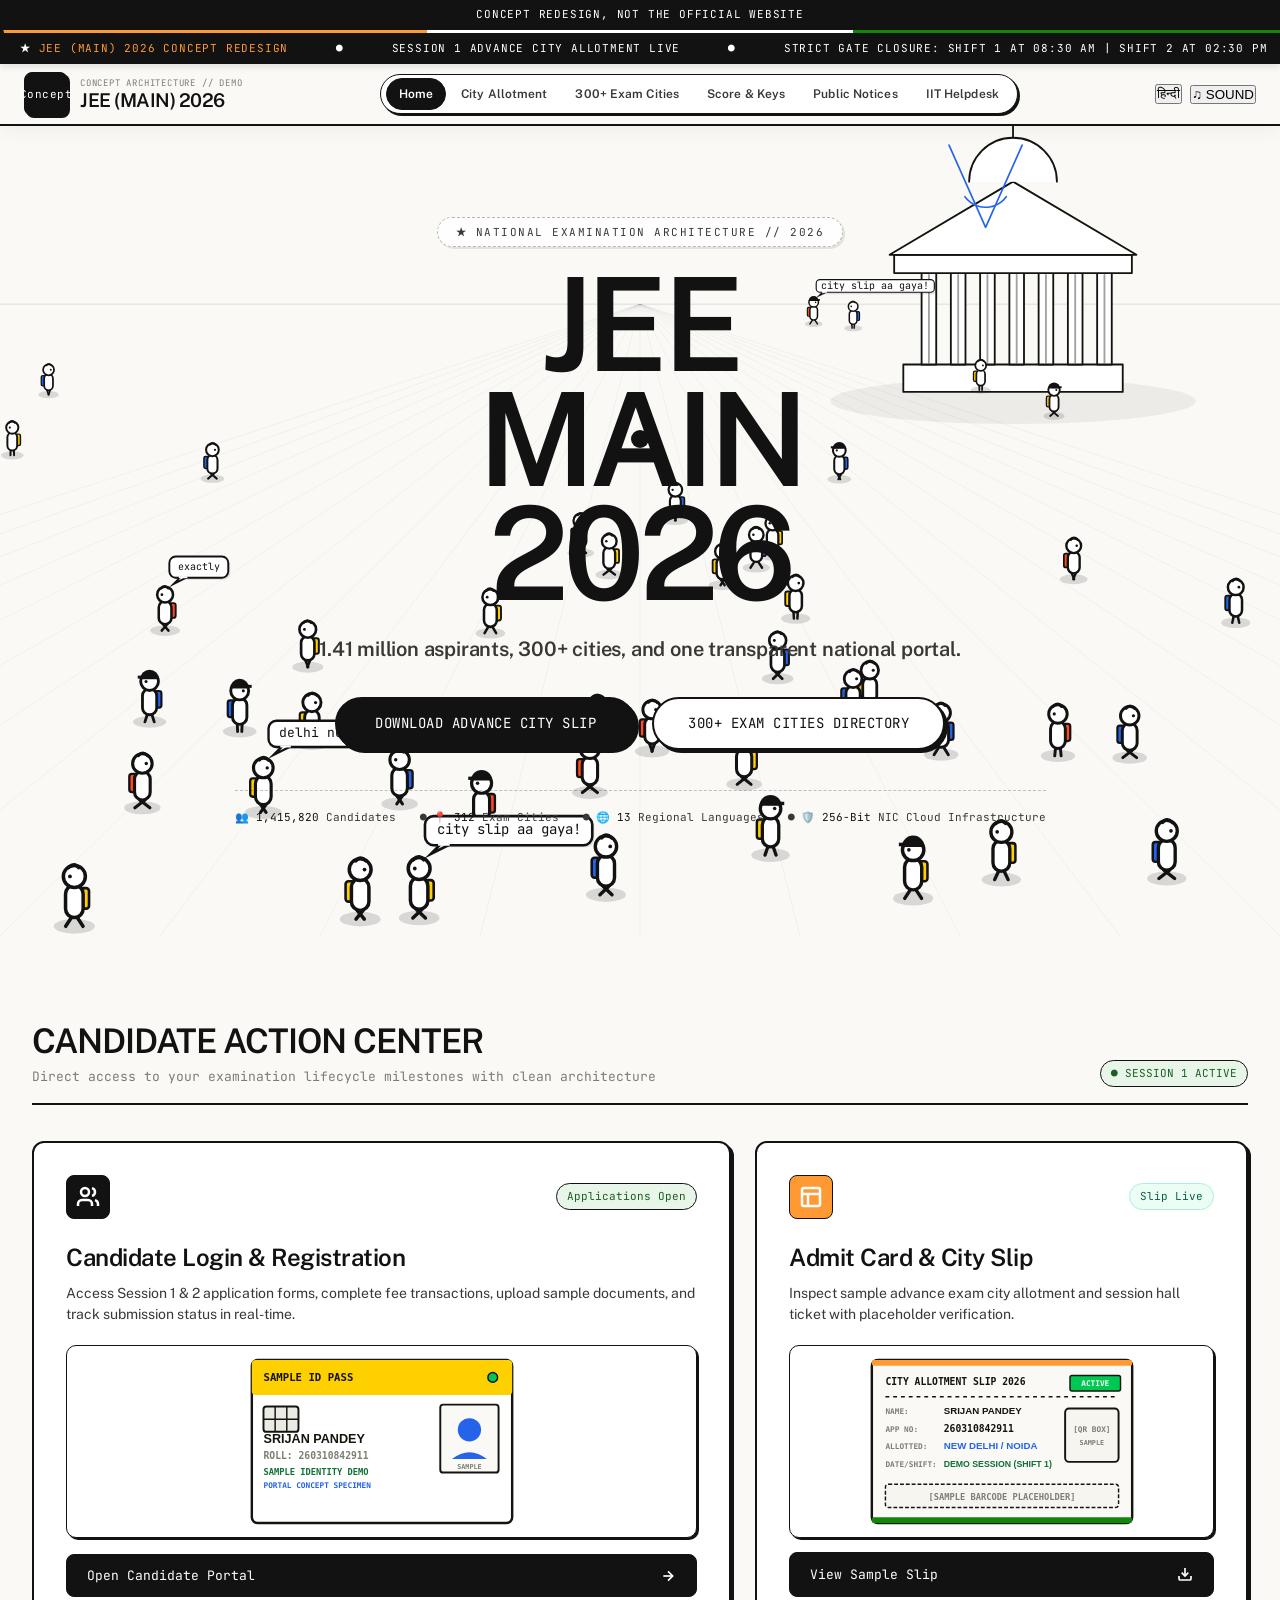
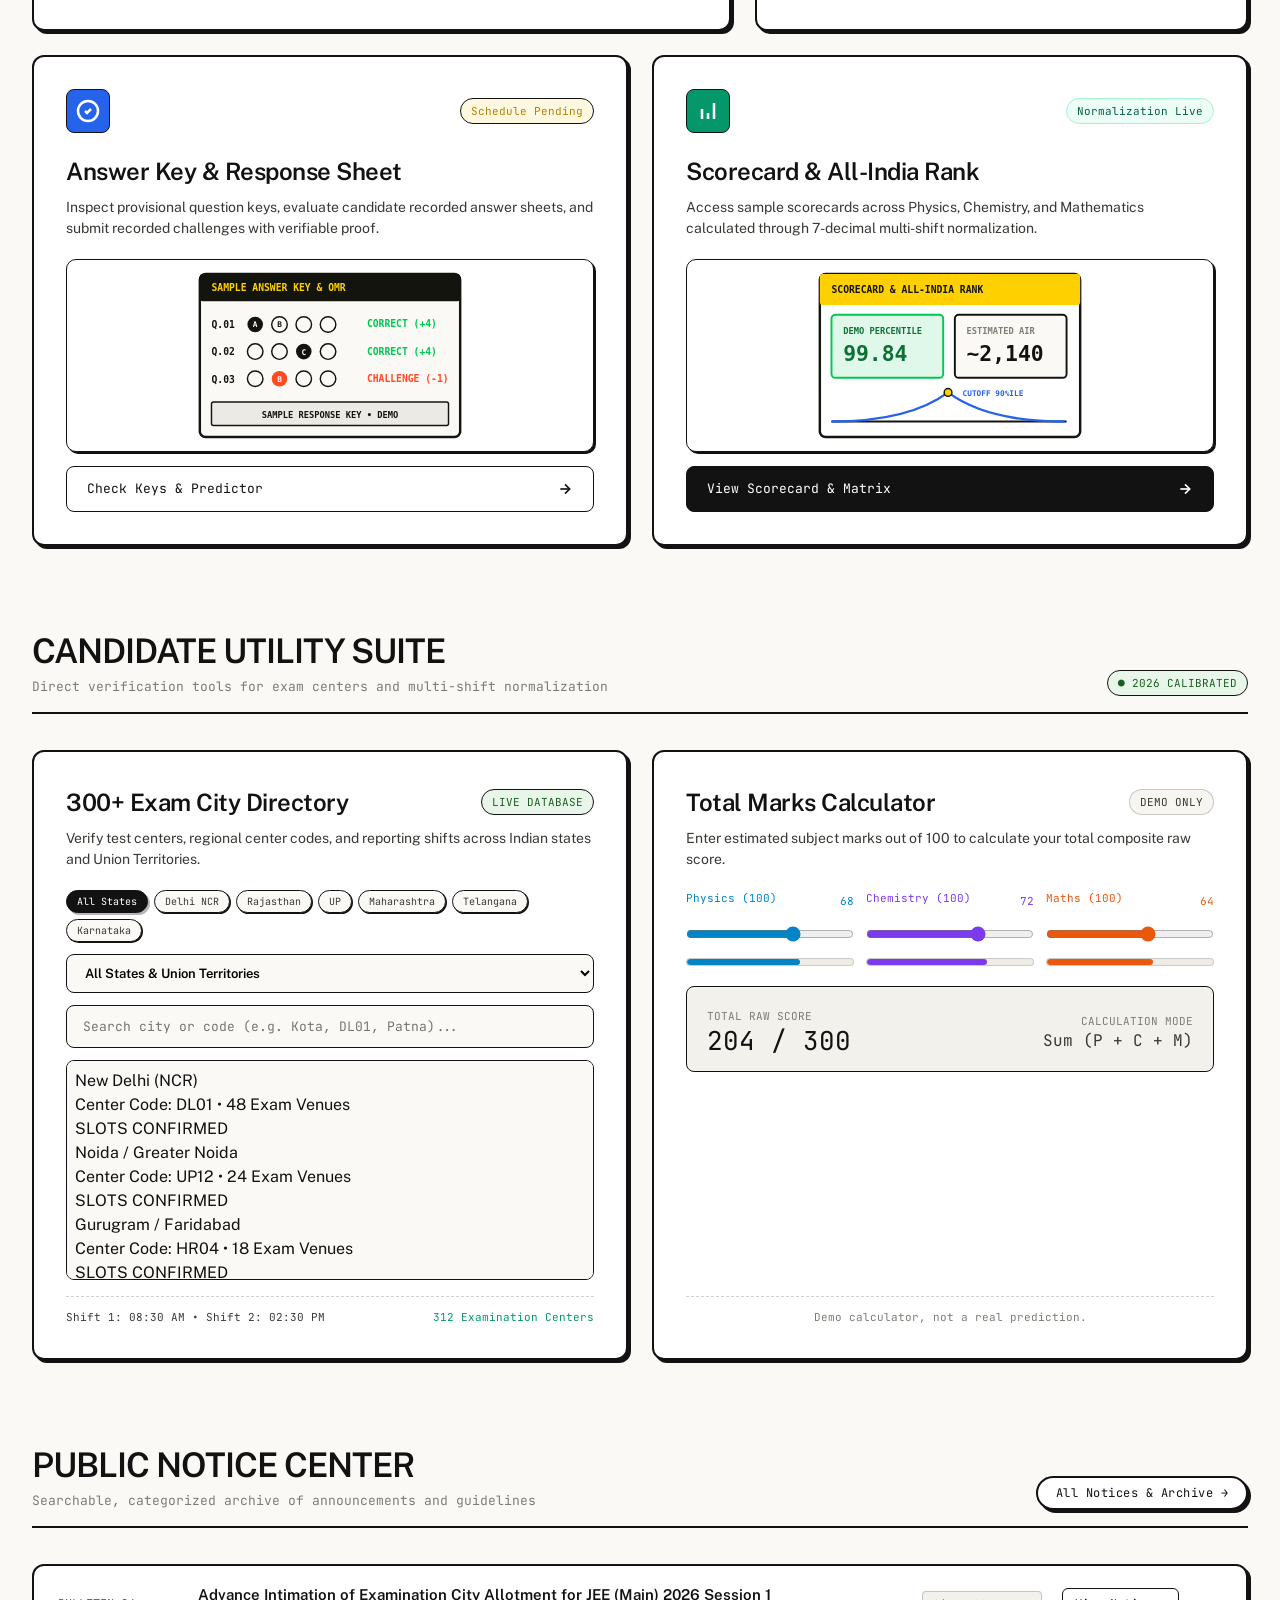
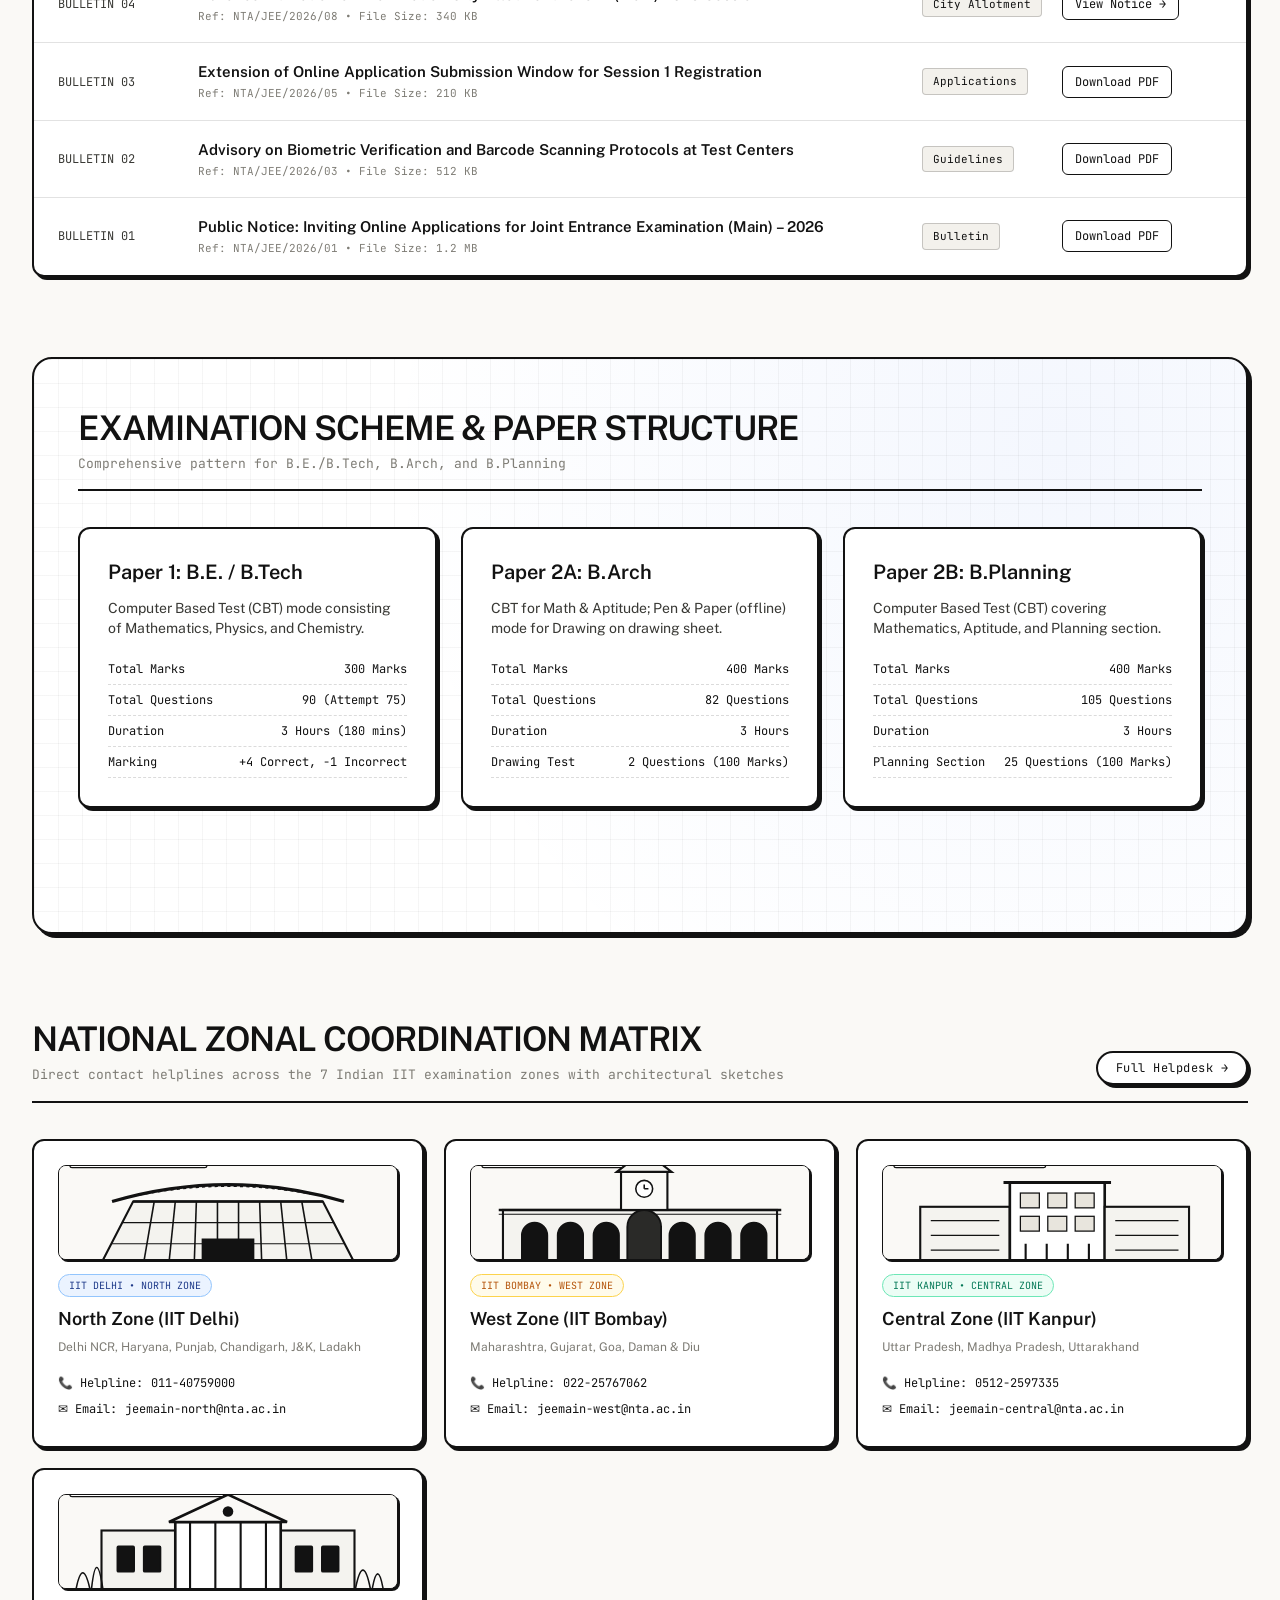
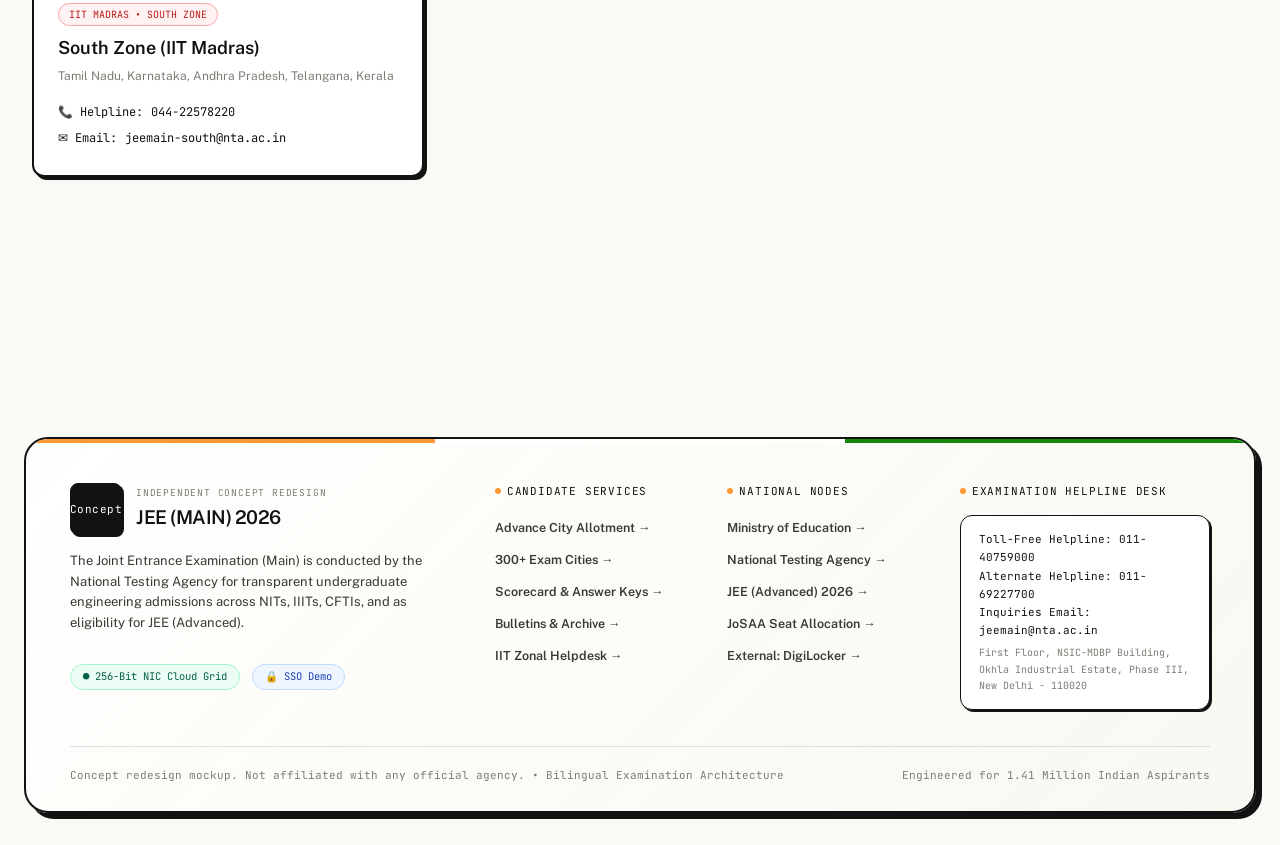
<file: index.html>
<!DOCTYPE html>
<html lang="en">
<head>
  <meta charset="UTF-8">
  <meta name="viewport" content="width=device-width, initial-scale=1.0">
  <title>Joint Entrance Examination (Main) 2026 // National Examination Portal</title>
  <link rel="stylesheet" href="./styles.css">
</head>
<body>
  <div class="concept-disclaimer-topbar">Concept redesign, not the official website</div>

  <!-- Dynamic Cursor-Motion Floater Pill -->
  <div id="cursor-floater" class="cursor-floater-pill">★ JEE (MAIN) 2026</div>
  <!-- Hairline Indian Tricolor Accent -->
  <div class="india-tricolor-bar">
    <div class="tri-saffron"></div>
    <div class="tri-white"></div>
    <div class="tri-green"></div>
  </div>

  <!-- Custom Interactive Cursor (Desktop) -->
  <div id="cursor-dot"></div>
  <div id="cursor-ring"></div>

  <!-- Urgent Live Marquee Ticker (Top of Screen) -->
  <div class="top-ticker-ribbon">
    <div class="ticker-track">
      <span>&#9733; <strong>JEE (MAIN) 2026 CONCEPT REDESIGN</strong></span>
      <span>&#9679;</span>
      <span>SESSION 1 ADVANCE CITY ALLOTMENT LIVE</span>
      <span>&#9679;</span>
      <span>STRICT GATE CLOSURE: SHIFT 1 AT 08:30 AM | SHIFT 2 AT 02:30 PM</span>
      <span>&#9679;</span>
      <span>INDEPENDENT DESIGN CONCEPT • DEMO</span>
      <span>&#9679;</span>
      <span>1,415,820 REGISTERED ASPIRANTS NATIONWIDE</span>
      <span>&#9679;</span>
      <span>312 INDIAN & INTERNATIONAL TEST CENTERS</span>
      <span>&#9679;</span>
      <span>EXAMINATION HELPLINE: 011-40759000 // 011-69227700</span>
      <span>&#9733; <strong>JEE (MAIN) 2026 CONCEPT REDESIGN</strong></span>
      <span>&#9679;</span>
      <span>SESSION 1 ADVANCE CITY ALLOTMENT LIVE</span>
      <span>&#9679;</span>
      <span>STRICT GATE CLOSURE: SHIFT 1 AT 08:30 AM | SHIFT 2 AT 02:30 PM</span>
      <span>&#9679;</span>
      <span>INDEPENDENT DESIGN CONCEPT • DEMO</span>
      <span>&#9679;</span>
      <span>1,415,820 REGISTERED ASPIRANTS NATIONWIDE</span>
      <span>&#9679;</span>
      <span>312 INDIAN & INTERNATIONAL TEST CENTERS</span>
      <span>&#9679;</span>
      <span>EXAMINATION HELPLINE: 011-40759000 // 011-69227700</span>
    </div>
  </div>

  <!-- Unified Luxury Institutional Header -->
  <header class="site-header">
    <div class="header-container">
      <a href="./index.html" class="header-brand">
        <div class="header-brand-logo concept-logo-placeholder">Concept</div>
        <div class="header-brand-text">
          <span class="header-brand-tag">CONCEPT ARCHITECTURE // DEMO</span>
          <span class="header-brand-title" id="txt-logo-title">JEE (MAIN) 2026</span>
        </div>
      </a>

      <nav class="header-nav-dock">
        <a href="./index.html" class="active" id="nav-home">Home</a>
        <a href="./city-allotment.html" class="" id="nav-actions">City Allotment</a>
        <a href="./city-directory.html" class="" id="nav-tools">300+ Exam Cities</a>
        <a href="./scorecard.html" class="" id="nav-scorecard">Score & Keys</a>
        <a href="./public-notices.html" class="" id="nav-notices">Public Notices</a>
        <a href="./helpdesk.html" class="" id="nav-helpdesk">IIT Helpdesk</a>
      </nav>

      <div class="header-actions">
        <button id="lang-toggle" class="header-btn" title="Toggle Language">&#2361;&#2367;&#2344;&#2381;&#2342;&#2368;</button>
        <button id="sound-toggle" class="header-btn" title="Toggle Audio Ambience">&#9835; SOUND</button>
      </div>
    </div>
  </header>

  <!-- =========================================================================
       HERO SECTION: MONOLITHIC SKETCH CANVAS & LIVING ASPIRANTS
       Inspired by dontlookup.app (Pure Sketchbook & Ink Line-Art)
       ========================================================================= -->
  <main class="hero" id="hero-viewport">
    <!-- Living Animated Canvas with Sketch Aspirants, Perspective Walk, Contact Shadows -->
    <canvas id="hero-living-canvas"></canvas>

    <!-- Hero Content Layer -->
    <div class="hero-content">
      <div class="hero-manifesto-badge" style="display: inline-block; font-family: var(--font-mono); font-size: 11px; font-weight: 800; letter-spacing: 1.5px; color: var(--ink-charcoal); margin-bottom: 20px; border: 1px dashed rgba(18,18,18,0.3); padding: 6px 18px; border-radius: 999px; background: rgba(255,255,255,0.85); box-shadow: 2px 2px 0px rgba(18,18,18,0.1);">
        ★ NATIONAL EXAMINATION ARCHITECTURE // 2026
      </div>

      <h1 class="dontlookup-title">
        JEE<br>
        <span class="target-eye">M<span class="eye-pupil"></span>AIN</span><br>
        2026
      </h1>

      <p class="hero-manifesto-sub">
        1.41 million aspirants, 300+ cities, and one transparent national portal.
      </p>

      <div class="hero-action-buttons">
        <a href="./city-allotment.html" class="btn-primary-pill" id="btn-hero-start">DOWNLOAD ADVANCE CITY SLIP</a>
        <a href="./city-directory.html" class="btn-secondary-pill">300+ EXAM CITIES DIRECTORY</a>
      </div>

            <!-- Refined Telemetry Strip -->
      <div class="hero-telemetry">
        <div class="telemetry-item">
          <span>👥 <strong>1,415,820</strong> Candidates</span>
        </div>
        <div class="telemetry-item">
          <span>●</span>
          <span>📍 <strong>312</strong> Exam Cities</span>
        </div>
        <div class="telemetry-item">
          <span>●</span>
          <span>🌐 <strong>13</strong> Regional Languages</span>
        </div>
        <div class="telemetry-item">
          <span>●</span>
          <span>🛡️ <strong>256-Bit</strong> NIC Cloud Infrastructure</span>
        </div>
      </div>
    </div>
  </main>

  

  <!-- =========================================================================
       THE GROUND: AUTHENTIC INSTITUTIONAL CARDS & PRECISION SERVICES
       ========================================================================= -->
  <div class="content-wrapper">
    <div class="container">

            <!-- 4 Grand Action Pillars (Bento Grid with Authentic Visual Specimens) -->
      <section id="candidate-actions" class="bento-section">
        <div class="section-title-wrap">
          <div>
            <h3 class="section-headline" id="txt-bento-headline">Candidate Action Center</h3>
            <p class="section-subline" id="txt-bento-subline">Direct access to your examination lifecycle milestones with clean architecture</p>
          </div>
          <span class="status-tag active">&#9679; SESSION 1 ACTIVE</span>
        </div>

        <div class="bento-grid">
          <!-- Card 1: Registration & Login (span 7) -->
          <div class="bento-card card-primary">
            <div>
              <div class="card-header-row">
                <div class="card-icon-box" style="background: #121212; color: #FFFFFF;">
                  <svg width="24" height="24" viewBox="0 0 24 24" fill="none" stroke="currentColor" stroke-width="2.5"><path d="M16 21v-2a4 4 0 0 0-4-4H6a4 4 0 0 0-4 4v2"/><circle cx="9" cy="7" r="4"/><path d="M22 21v-2a4 4 0 0 0-3-3.87"/><path d="M16 3.13a4 4 0 0 1 0 7.75"/></svg>
                </div>
                <span class="status-tag active">Applications Open</span>
              </div>
              <div class="card-content">
                <h3 id="txt-card1-title">Candidate Login & Registration</h3>
                <p id="txt-card1-desc">Access Session 1 & 2 application forms, complete fee transactions, upload sample documents, and track submission status in real-time.</p>
              </div>

              <!-- Sample ID Pass -->
              <div class="bento-specimen-wrap">
                <img src="./img/card-id-pass.svg" alt="Sample ID pass" class="bento-specimen-img">
              </div>
            </div>

            <button id="btn-open-candidate" class="btn-action">
              <span>Open Candidate Portal</span>
              <svg width="16" height="16" viewBox="0 0 24 24" fill="none" stroke="currentColor" stroke-width="2.5"><path d="M5 12h14"/><path d="m12 5 7 7-7 7"/></svg>
            </button>
          </div>

          <!-- Card 2: City Allotment Slip (span 5) -->
          <div class="bento-card card-secondary">
            <div>
              <div class="card-header-row">
                <div class="card-icon-box" style="background: #FF9933; color: #FFFFFF;">
                  <svg width="24" height="24" viewBox="0 0 24 24" fill="none" stroke="currentColor" stroke-width="2.5"><rect width="18" height="18" x="3" y="3" rx="2"/><path d="M3 9h18"/><path d="M9 21V9"/></svg>
                </div>
                <span class="status-tag active" style="background: #ECFDF5; color: #065F46; border-color: #A7F3D0;">Slip Live</span>
              </div>
              <div class="card-content">
                <h3 id="txt-card2-title">Admit Card & City Slip</h3>
                <p id="txt-card2-desc">Inspect sample advance exam city allotment and session hall ticket with placeholder verification.</p>
              </div>

              <!-- Sample City Slip -->
              <div class="bento-specimen-wrap">
                <img src="./img/card-admit-slip.svg" alt="Sample city slip" class="bento-specimen-img">
              </div>
            </div>

            <a href="./city-allotment.html" class="btn-action">
              <span>View Sample Slip</span>
              <svg width="16" height="16" viewBox="0 0 24 24" fill="none" stroke="currentColor" stroke-width="2.5"><path d="M21 15v4a2 2 0 0 1-2 2H5a2 2 0 0 1-2-2v-4"/><polyline points="7 10 12 15 17 10"/><line x1="12" x2="12" y1="15" y2="3"/></svg>
            </a>
          </div>

          <!-- Card 3: Answer Key & Response Sheet (span 6) -->
          <div class="bento-card card-half-1">
            <div>
              <div class="card-header-row">
                <div class="card-icon-box" style="background: #2563EB; color: #FFFFFF;">
                  <svg width="24" height="24" viewBox="0 0 24 24" fill="none" stroke="currentColor" stroke-width="2.5"><circle cx="12" cy="12" r="10"/><path d="m9 12 2 2 4-4"/></svg>
                </div>
                <span class="status-tag pending">Schedule Pending</span>
              </div>
              <div class="card-content">
                <h3 id="txt-card3-title">Answer Key & Response Sheet</h3>
                <p id="txt-card3-desc">Inspect provisional question keys, evaluate candidate recorded answer sheets, and submit recorded challenges with verifiable proof.</p>
              </div>

              <!-- High-Fidelity Visual CBT Evaluation Matrix Specimen -->
              <div class="bento-specimen-wrap">
                <img src="./img/card-omr-sheet.svg" alt="Sample Response Sheet & Key Evaluation Matrix" class="bento-specimen-img">
              </div>
            </div>

            <a href="./scorecard.html" class="btn-action ghost">
              <span>Check Keys & Predictor</span>
              <svg width="16" height="16" viewBox="0 0 24 24" fill="none" stroke="currentColor" stroke-width="2.5"><path d="M5 12h14"/><path d="m12 5 7 7-7 7"/></svg>
            </a>
          </div>

          <!-- Card 4: Scorecard & All-India Rank (span 6) -->
          <div class="bento-card card-half-2">
            <div>
              <div class="card-header-row">
                <div class="card-icon-box" style="background: #059669; color: #FFFFFF;">
                  <svg width="24" height="24" viewBox="0 0 24 24" fill="none" stroke="currentColor" stroke-width="2.5"><path d="M12 20v-6M6 20V10M18 20V4"/></svg>
                </div>
                <span class="status-tag active" style="background: #ECFDF5; color: #065F46; border-color: #A7F3D0;">Normalization Live</span>
              </div>
              <div class="card-content">
                <h3 id="txt-card4-title">Scorecard & All-India Rank</h3>
                <p id="txt-card4-desc">Access sample scorecards across Physics, Chemistry, and Mathematics calculated through 7-decimal multi-shift normalization.</p>
              </div>

              <!-- High-Fidelity Visual Scorecard & Percentile Specimen -->
              <div class="bento-specimen-wrap">
                <img src="./img/card-scorecard-graph.svg" alt="Sample Scorecard & Distribution" class="bento-specimen-img">
              </div>
            </div>

            <a href="./scorecard.html" class="btn-action">
              <span>View Scorecard & Matrix</span>
              <svg width="16" height="16" viewBox="0 0 24 24" fill="none" stroke="currentColor" stroke-width="2.5"><path d="M5 12h14"/><path d="m12 5 7 7-7 7"/></svg>
            </a>
          </div>
        </div>
      </section>

      <!-- Candidate Utility Suite (Refined Interactive Tools) -->
            <!-- Candidate Utility Suite (300+ Cities Explorer & Algorithm Forecaster) -->
      <section id="interactive-tools" class="tools-section">
        <div class="section-title-wrap">
          <div>
            <h3 class="section-headline">Candidate Utility Suite</h3>
            <p class="section-subline">Direct verification tools for exam centers and multi-shift normalization</p>
          </div>
          <span class="status-tag active">&#9679; 2026 CALIBRATED</span>
        </div>

        <div class="tools-grid">
          <!-- Tool 1: 300+ Exam City Directory -->
          <div class="tool-card">
            <div>
              <div class="tool-header-row">
                <h4 class="tool-title">300+ Exam City Directory</h4>
                <span class="status-tag active">LIVE DATABASE</span>
              </div>
              <p class="tool-sub">
                Verify test centers, regional center codes, and reporting shifts across Indian states and Union Territories.
              </p>

              <!-- State Filter Quick Chips -->
              <div class="state-chips-wrap" id="state-chips-container">
                <button type="button" class="state-chip active" data-state="ALL">All States</button>
                <button type="button" class="state-chip" data-state="DELHI">Delhi NCR</button>
                <button type="button" class="state-chip" data-state="RAJASTHAN">Rajasthan</button>
                <button type="button" class="state-chip" data-state="UTTAR PRADESH">UP</button>
                <button type="button" class="state-chip" data-state="MAHARASHTRA">Maharashtra</button>
                <button type="button" class="state-chip" data-state="TELANGANA">Telangana</button>
                <button type="button" class="state-chip" data-state="KARNATAKA">Karnataka</button>
              </div>

              <!-- State Filter Dropdown -->
              <select id="state-select" class="city-select-clean">
                <option value="ALL">All States & Union Territories</option>
                <option value="DELHI">Delhi NCR</option>
                <option value="RAJASTHAN">Rajasthan (Kota, Jaipur...)</option>
                <option value="UTTAR PRADESH">Uttar Pradesh (Lucknow, Kanpur...)</option>
                <option value="BIHAR">Bihar (Patna, Gaya...)</option>
                <option value="MAHARASHTRA">Maharashtra (Mumbai, Pune...)</option>
                <option value="TELANGANA">Telangana (Hyderabad, Warangal...)</option>
                <option value="KARNATAKA">Karnataka (Bengaluru, Mysuru...)</option>
                <option value="WEST BENGAL">West Bengal (Kolkata, Siliguri...)</option>
                <option value="TAMIL NADU">Tamil Nadu (Chennai, Coimbatore...)</option>
              </select>

              <input type="text" id="city-search-input" class="search-input-clean" placeholder="Search city or code (e.g. Kota, DL01, Patna)...">

              <div class="city-feed-box" id="city-list-container">
                <!-- Dynamically populated by app.js -->
              </div>
            </div>

            <div style="font-family: var(--font-mono); font-size: 11px; color: var(--ink-charcoal); margin-top: 16px; border-top: 1px dashed rgba(18,18,18,0.2); padding-top: 12px; display: flex; justify-content: space-between; align-items: center;">
              <span>Shift 1: 08:30 AM &bull; Shift 2: 02:30 PM</span>
              <strong style="color: #059669;">312 Examination Centers</strong>
            </div>
          </div>

          <!-- Tool 2: Score Calculator -->
          <div class="tool-card">
            <div>
              <div class="tool-header-row">
                <h4 class="tool-title">Total Marks Calculator</h4>
                <span class="status-tag active" style="background: #F6F5F0; color: var(--ink-charcoal); border-color: rgba(18,18,18,0.2);">DEMO ONLY</span>
              </div>
              <p class="tool-sub">
                Enter estimated subject marks out of 100 to calculate your total composite raw score.
              </p>

              <div class="score-fields-trio">
                <div class="score-box-input">
                  <div style="display: flex; justify-content: space-between; align-items: center; margin-bottom: 2px;">
                    <label style="color: #0284C7; font-weight: 800;">Physics (100)</label>
                    <span id="physics-val-badge" style="font-family: var(--font-mono); font-size: 11px; font-weight: 800; color: #0284C7;">68</span>
                  </div>
                  <input type="range" id="slider-physics" min="0" max="100" value="68" class="score-range-slider" style="accent-color: #0284C7;">
                  <div class="bar-track"><div id="bar-physics" class="bar-fill-physics" style="width: 68%;"></div></div>
                </div>

                <div class="score-box-input">
                  <div style="display: flex; justify-content: space-between; align-items: center; margin-bottom: 2px;">
                    <label style="color: #7C3AED; font-weight: 800;">Chemistry (100)</label>
                    <span id="chem-val-badge" style="font-family: var(--font-mono); font-size: 11px; font-weight: 800; color: #7C3AED;">72</span>
                  </div>
                  <input type="range" id="slider-chem" min="0" max="100" value="72" class="score-range-slider" style="accent-color: #7C3AED;">
                  <div class="bar-track"><div id="bar-chem" class="bar-fill-chem" style="width: 72%;"></div></div>
                </div>

                <div class="score-box-input">
                  <div style="display: flex; justify-content: space-between; align-items: center; margin-bottom: 2px;">
                    <label style="color: #EA580C; font-weight: 800;">Maths (100)</label>
                    <span id="maths-val-badge" style="font-family: var(--font-mono); font-size: 11px; font-weight: 800; color: #EA580C;">64</span>
                  </div>
                  <input type="range" id="slider-maths" min="0" max="100" value="64" class="score-range-slider" style="accent-color: #EA580C;">
                  <div class="bar-track"><div id="bar-maths" class="bar-fill-maths" style="width: 64%;"></div></div>
                </div>
              </div>

              <div class="score-result-badge">
                <div>
                  <span class="metric-name">Total Raw Score</span>
                  <div class="metric-val" id="calc-total-marks">204 / 300</div>
                </div>
                <div style="text-align: right;">
                  <span class="metric-name">Calculation Mode</span>
                  <div class="metric-val" style="color: var(--ink-charcoal); font-size: 16px;">Sum (P + C + M)</div>
                </div>
              </div>
            </div>

            <div style="font-family: var(--font-mono); font-size: 11px; color: var(--ink-light); border-top: 1px dashed rgba(18,18,18,0.2); padding-top: 12px; text-align: center;">
              Demo calculator, not a real prediction.
            </div>
          </div>
        </div>
      </section>

      <!-- Public Notice Center (Government Circular Archive) -->
      <section id="notices-archive" class="notices-section">
        <div class="section-title-wrap">
          <div>
            <h3 class="section-headline">Public Notice Center</h3>
            <p class="section-subline">Searchable, categorized archive of announcements and guidelines</p>
          </div>
          <a href="./public-notices.html" class="btn-secondary-pill" style="padding: 6px 18px; font-size: 12px;">All Notices & Archive &rarr;</a>
        </div>

        <div class="notices-table-clean">
          <div class="notice-row-clean" data-category="admit">
            <div class="notice-date-mono">BULLETIN 04</div>
            <div class="notice-title-clean">
              Advance Intimation of Examination City Allotment for JEE (Main) 2026 Session 1
              <small>Ref: NTA/JEE/2026/08 &bull; File Size: 340 KB</small>
            </div>
            <div><span class="notice-category-tag">City Allotment</span></div>
            <div>
              <a href="./city-allotment.html" class="btn-pdf-download">View Notice &rarr;</a>
            </div>
          </div>

          <div class="notice-row-clean" data-category="applications">
            <div class="notice-date-mono">BULLETIN 03</div>
            <div class="notice-title-clean">
              Extension of Online Application Submission Window for Session 1 Registration
              <small>Ref: NTA/JEE/2026/05 &bull; File Size: 210 KB</small>
            </div>
            <div><span class="notice-category-tag">Applications</span></div>
            <div>
              <a href="./public-notices.html" class="btn-pdf-download">Download PDF</a>
            </div>
          </div>

          <div class="notice-row-clean" data-category="guidelines">
            <div class="notice-date-mono">BULLETIN 02</div>
            <div class="notice-title-clean">
              Advisory on Biometric Verification and Barcode Scanning Protocols at Test Centers
              <small>Ref: NTA/JEE/2026/03 &bull; File Size: 512 KB</small>
            </div>
            <div><span class="notice-category-tag">Guidelines</span></div>
            <div>
              <a href="./public-notices.html" class="btn-pdf-download">Download PDF</a>
            </div>
          </div>

          <div class="notice-row-clean" data-category="applications">
            <div class="notice-date-mono">BULLETIN 01</div>
            <div class="notice-title-clean">
              Public Notice: Inviting Online Applications for Joint Entrance Examination (Main) – 2026
              <small>Ref: NTA/JEE/2026/01 &bull; File Size: 1.2 MB</small>
            </div>
            <div><span class="notice-category-tag">Bulletin</span></div>
            <div>
              <a href="./public-notices.html" class="btn-pdf-download">Download PDF</a>
            </div>
          </div>
        </div>
      </section>

      <!-- Examination Scheme & Structure -->
      <section class="scheme-section" style="margin-bottom: 80px;">
        <div class="section-title-wrap">
          <div>
            <h3 class="section-headline">Examination Scheme & Paper Structure</h3>
            <p class="section-subline">Comprehensive pattern for B.E./B.Tech, B.Arch, and B.Planning</p>
          </div>
        </div>

        <div class="scheme-grid">
          <div class="scheme-card">
            <h4>Paper 1: B.E. / B.Tech</h4>
            <p>Computer Based Test (CBT) mode consisting of Mathematics, Physics, and Chemistry.</p>
            <ul class="scheme-list">
              <li><span>Total Marks</span><strong>300 Marks</strong></li>
              <li><span>Total Questions</span><strong>90 (Attempt 75)</strong></li>
              <li><span>Duration</span><strong>3 Hours (180 mins)</strong></li>
              <li><span>Marking</span><strong>+4 Correct, -1 Incorrect</strong></li>
            </ul>
          </div>

          <div class="scheme-card">
            <h4>Paper 2A: B.Arch</h4>
            <p>CBT for Math & Aptitude; Pen & Paper (offline) mode for Drawing on drawing sheet.</p>
            <ul class="scheme-list">
              <li><span>Total Marks</span><strong>400 Marks</strong></li>
              <li><span>Total Questions</span><strong>82 Questions</strong></li>
              <li><span>Duration</span><strong>3 Hours</strong></li>
              <li><span>Drawing Test</span><strong>2 Questions (100 Marks)</strong></li>
            </ul>
          </div>

          <div class="scheme-card">
            <h4>Paper 2B: B.Planning</h4>
            <p>Computer Based Test (CBT) covering Mathematics, Aptitude, and Planning section.</p>
            <ul class="scheme-list">
              <li><span>Total Marks</span><strong>400 Marks</strong></li>
              <li><span>Total Questions</span><strong>105 Questions</strong></li>
              <li><span>Duration</span><strong>3 Hours</strong></li>
              <li><span>Planning Section</span><strong>25 Questions (100 Marks)</strong></li>
            </ul>
          </div>
        </div>
      </section>

      <!-- National Zonal Coordination Matrix -->
            <!-- National Zonal Coordination Matrix (IIT Zones with Authentic Architectural Sketches) -->
      <section id="helpdesk" class="helpdesk-section" style="margin-bottom: 80px;">
        <div class="section-title-wrap">
          <div>
            <h3 class="section-headline">National Zonal Coordination Matrix</h3>
            <p class="section-subline">Direct contact helplines across the 7 Indian IIT examination zones with architectural sketches</p>
          </div>
          <a href="./helpdesk.html" class="btn-secondary-pill" style="padding: 6px 18px; font-size: 12px;">Full Helpdesk &rarr;</a>
        </div>

        <div class="helpdesk-grid">
          <!-- IIT Delhi (North Zone) -->
          <div class="helpdesk-card">
            <div class="iit-sketch-wrap">
              <img src="./img/iit-delhi-sketch.svg" alt="IIT Delhi Senate Building Architectural Elevation" class="iit-sketch-img">
            </div>
            <span class="zone-badge-north">IIT DELHI &bull; NORTH ZONE</span>
            <div class="helpdesk-zone-name">North Zone (IIT Delhi)</div>
            <div class="helpdesk-jurisdiction">Delhi NCR, Haryana, Punjab, Chandigarh, J&K, Ladakh</div>
            <div class="helpdesk-contact-row"><span>&#128222; Helpline:</span><strong>011-40759000</strong></div>
            <div class="helpdesk-contact-row"><span>&#9993; Email:</span><strong>jeemain-north@nta.ac.in</strong></div>
          </div>

          <!-- IIT Bombay (West Zone) -->
          <div class="helpdesk-card">
            <div class="iit-sketch-wrap">
              <img src="./img/iit-bombay-sketch.svg" alt="IIT Bombay Main Colonnade Architectural Elevation" class="iit-sketch-img">
            </div>
            <span class="zone-badge-west">IIT BOMBAY &bull; WEST ZONE</span>
            <div class="helpdesk-zone-name">West Zone (IIT Bombay)</div>
            <div class="helpdesk-jurisdiction">Maharashtra, Gujarat, Goa, Daman & Diu</div>
            <div class="helpdesk-contact-row"><span>&#128222; Helpline:</span><strong>022-25767062</strong></div>
            <div class="helpdesk-contact-row"><span>&#9993; Email:</span><strong>jeemain-west@nta.ac.in</strong></div>
          </div>

          <!-- IIT Kanpur (Central Zone) -->
          <div class="helpdesk-card">
            <div class="iit-sketch-wrap">
              <img src="./img/iit-kanpur-sketch.svg" alt="IIT Kanpur PK Kelkar Library Architectural Elevation" class="iit-sketch-img">
            </div>
            <span class="zone-badge-central">IIT KANPUR &bull; CENTRAL ZONE</span>
            <div class="helpdesk-zone-name">Central Zone (IIT Kanpur)</div>
            <div class="helpdesk-jurisdiction">Uttar Pradesh, Madhya Pradesh, Uttarakhand</div>
            <div class="helpdesk-contact-row"><span>&#128222; Helpline:</span><strong>0512-2597335</strong></div>
            <div class="helpdesk-contact-row"><span>&#9993; Email:</span><strong>jeemain-central@nta.ac.in</strong></div>
          </div>

          <!-- IIT Madras (South Zone) -->
          <div class="helpdesk-card">
            <div class="iit-sketch-wrap">
              <img src="./img/iit-madras-sketch.svg" alt="IIT Madras Administration Building Architectural Elevation" class="iit-sketch-img">
            </div>
            <span class="zone-badge-south">IIT MADRAS &bull; SOUTH ZONE</span>
            <div class="helpdesk-zone-name">South Zone (IIT Madras)</div>
            <div class="helpdesk-jurisdiction">Tamil Nadu, Karnataka, Andhra Pradesh, Telangana, Kerala</div>
            <div class="helpdesk-contact-row"><span>&#128222; Helpline:</span><strong>044-22578220</strong></div>
            <div class="helpdesk-contact-row"><span>&#9993; Email:</span><strong>jeemain-south@nta.ac.in</strong></div>
          </div>
        </div>
      </section>

    </div>
  </div>

      <!-- Modern Liquid Glass Institutional Footer -->
    <!-- Modern Liquid Glass Institutional Footer -->
    <!-- Perfected Modern Liquid Glass Footer -->
  <footer class="gov-footer">
    <div class="footer-tricolor-accent">
      <div class="tri-saffron"></div>
      <div class="tri-white"></div>
      <div class="tri-green"></div>
    </div>
    <div class="footer-glass-inner">
      <div class="footer-top-grid">
        <div class="footer-brand-liquid">
          <div class="brand-row">
            <div class="footer-logo-placeholder">Concept</div>
            <div>
              <div class="brand-tagline">INDEPENDENT CONCEPT REDESIGN</div>
              <h3>JEE (MAIN) 2026</h3>
            </div>
          </div>
          <p>
            The Joint Entrance Examination (Main) is conducted by the National Testing Agency for transparent undergraduate engineering admissions across NITs, IIITs, CFTIs, and as eligibility for JEE (Advanced).
          </p>
          <div class="footer-badges-strip">
            <span class="badge-chip-green">&#9679; 256-Bit NIC Cloud Grid</span>
            <span class="badge-chip-blue">&#128274; SSO Demo</span>
          </div>
        </div>

        <div>
          <div class="footer-col-title">CANDIDATE SERVICES</div>
          <ul class="footer-links-list">
            <li><a href="./city-allotment.html">Advance City Allotment &rarr;</a></li>
            <li><a href="./city-directory.html">300+ Exam Cities &rarr;</a></li>
            <li><a href="./scorecard.html">Scorecard & Answer Keys &rarr;</a></li>
            <li><a href="./public-notices.html">Bulletins & Archive &rarr;</a></li>
            <li><a href="./helpdesk.html">IIT Zonal Helpdesk &rarr;</a></li>
          </ul>
        </div>

        <div>
          <div class="footer-col-title">NATIONAL NODES</div>
          <ul class="footer-links-list">
            <li><a href="https://www.education.gov.in/" target="_blank" rel="noopener">Ministry of Education &rarr;</a></li>
            <li><a href="https://nta.ac.in/" target="_blank" rel="noopener">National Testing Agency &rarr;</a></li>
            <li><a href="https://jeeadv.ac.in/" target="_blank" rel="noopener">JEE (Advanced) 2026 &rarr;</a></li>
            <li><a href="https://josaa.nic.in/" target="_blank" rel="noopener">JoSAA Seat Allocation &rarr;</a></li>
            <li><a href="https://digilocker.gov.in/" target="_blank" rel="noopener">External: DigiLocker &rarr;</a></li>
          </ul>
        </div>

        <div>
          <div class="footer-col-title">EXAMINATION HELPLINE DESK</div>
          <div class="footer-helpline-card">
            <div><strong>Toll-Free Helpline:</strong> 011-40759000</div>
            <div><strong>Alternate Helpline:</strong> 011-69227700</div>
            <div><strong>Inquiries Email:</strong> jeemain@nta.ac.in</div>
            <div style="margin-top: 6px; color: var(--ink-light); font-size: 10px;">First Floor, NSIC-MDBP Building, Okhla Industrial Estate, Phase III, New Delhi - 110020</div>
          </div>
        </div>
      </div>

      <div class="footer-bottom-bar">
        <div>
          <span>Concept redesign mockup. Not affiliated with any official agency.</span>
          <span>&bull;</span>
          <span>Bilingual Examination Architecture</span>
        </div>
        <div>
          <span>Engineered for 1.41 Million Indian Aspirants</span>
        </div>
      </div>
    </div>
  </footer>

  <!-- Modal Dialog -->
  <div id="app-modal" class="modal-overlay">
    <div class="modal-dialog" id="modal-container-dialog">
      <button id="modal-close" class="modal-close" aria-label="Close dialog">&times;</button>
      <h3 id="modal-title" class="modal-title">Verification Modal</h3>
      <div id="modal-body-dynamic"></div>
    </div>
  </div>

  <script src="./app.js"></script>

  

</body>
</html>
</file>
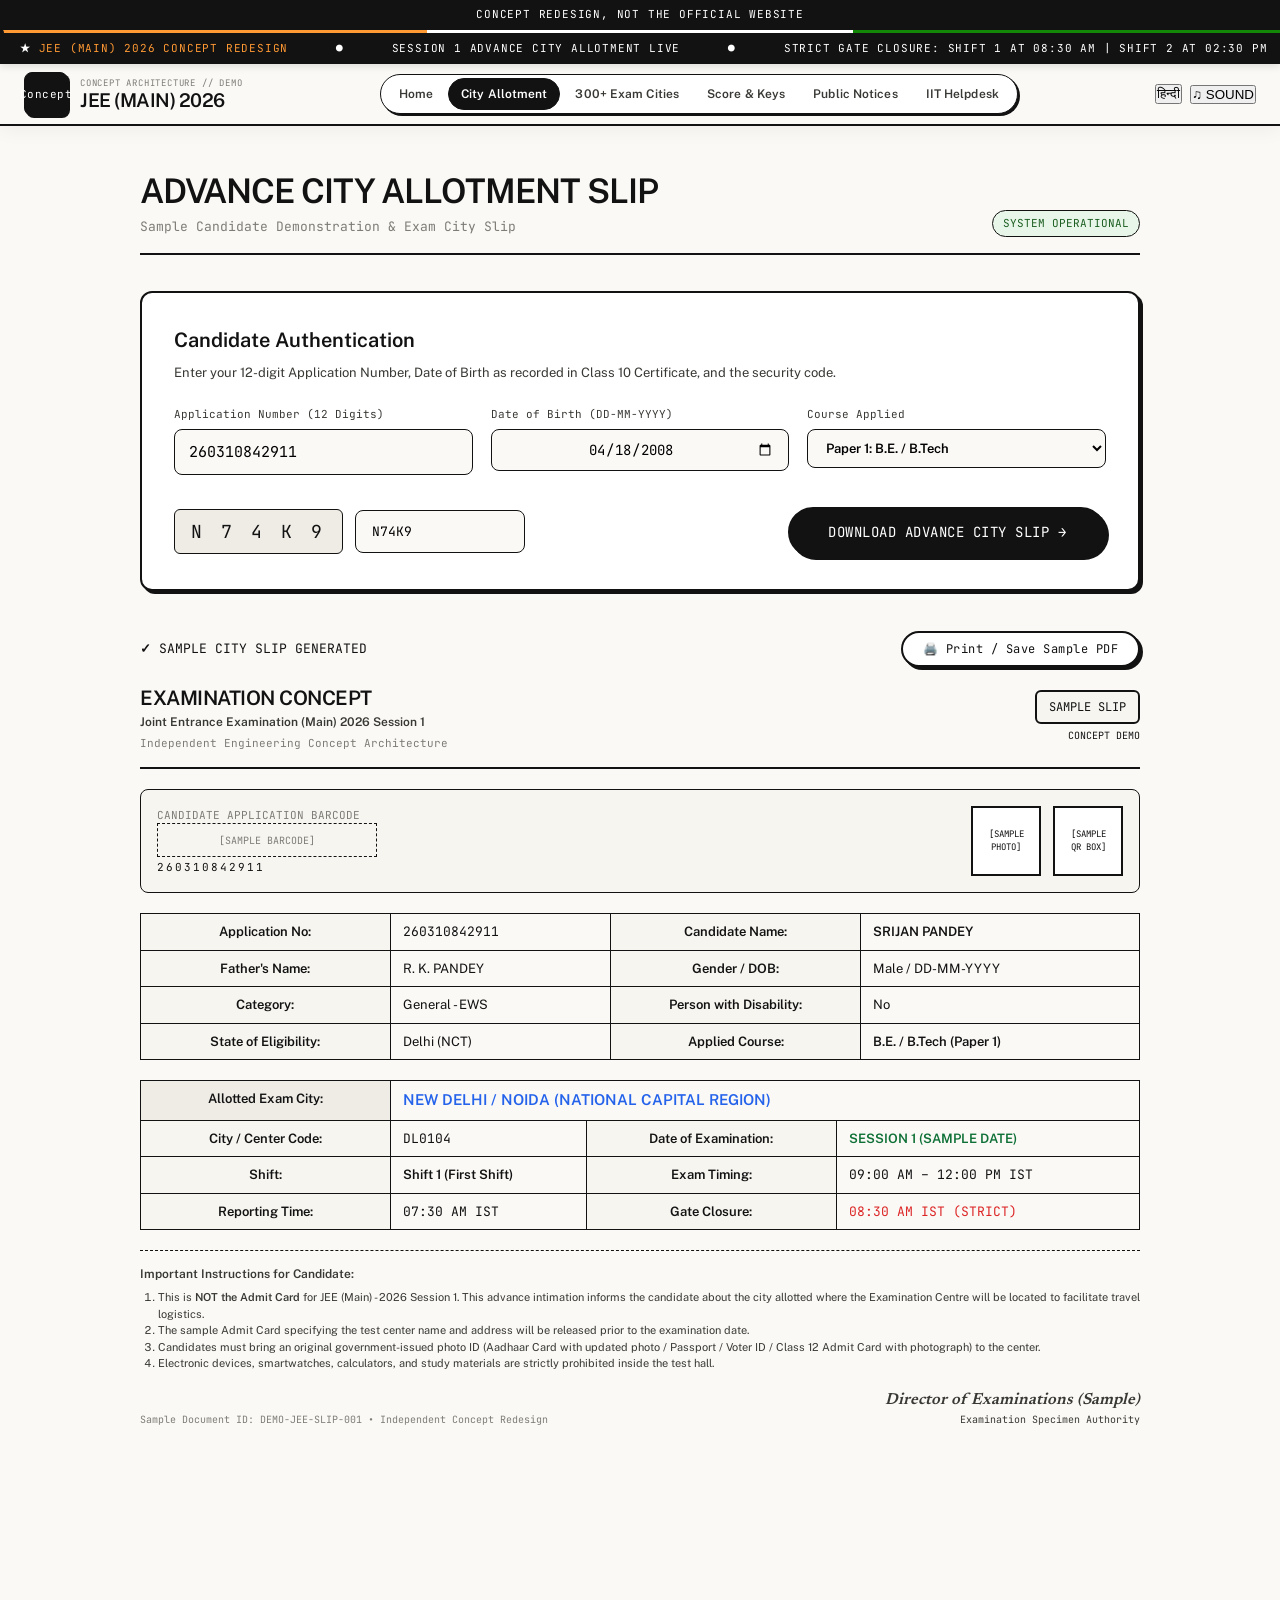
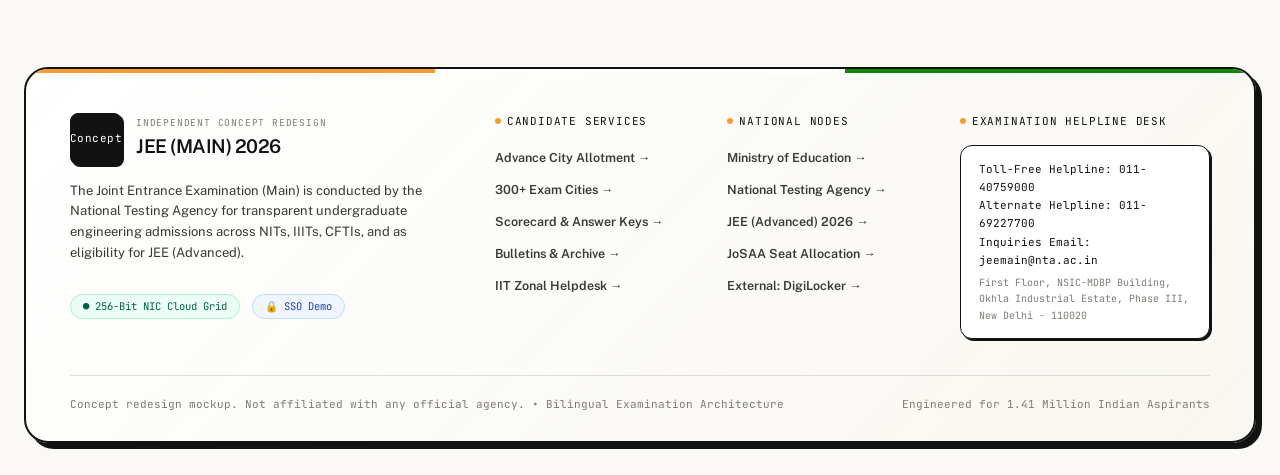
<file: city-allotment.html>
<!DOCTYPE html>
<html lang="en">
<head>
  <meta charset="UTF-8">
  <meta name="viewport" content="width=device-width, initial-scale=1.0">
  <title>Advance City Allotment Slip // JEE (Main) 2026 // National Examination Portal</title>
  <link rel="stylesheet" href="./styles.css">
</head>
<body>
  <div class="concept-disclaimer-topbar">Concept redesign, not the official website</div>

  <!-- Hairline Indian Tricolor Accent -->
  <div class="india-tricolor-bar">
    <div class="tri-saffron"></div>
    <div class="tri-white"></div>
    <div class="tri-green"></div>
  </div>

  <!-- Custom Interactive Cursor (Desktop) -->
  <div id="cursor-dot"></div>
  <div id="cursor-ring"></div>

  <!-- Urgent Live Marquee Ticker (Top of Screen) -->
  <div class="top-ticker-ribbon">
    <div class="ticker-track">
      <span>&#9733; <strong>JEE (MAIN) 2026 CONCEPT REDESIGN</strong></span>
      <span>&#9679;</span>
      <span>SESSION 1 ADVANCE CITY ALLOTMENT LIVE</span>
      <span>&#9679;</span>
      <span>STRICT GATE CLOSURE: SHIFT 1 AT 08:30 AM | SHIFT 2 AT 02:30 PM</span>
      <span>&#9679;</span>
      <span>INDEPENDENT DESIGN CONCEPT • DEMO</span>
      <span>&#9679;</span>
      <span>1,415,820 REGISTERED ASPIRANTS NATIONWIDE</span>
      <span>&#9679;</span>
      <span>312 INDIAN & INTERNATIONAL TEST CENTERS</span>
      <span>&#9679;</span>
      <span>EXAMINATION HELPLINE: 011-40759000 // 011-69227700</span>
      <span>&#9733; <strong>JEE (MAIN) 2026 CONCEPT REDESIGN</strong></span>
      <span>&#9679;</span>
      <span>SESSION 1 ADVANCE CITY ALLOTMENT LIVE</span>
      <span>&#9679;</span>
      <span>STRICT GATE CLOSURE: SHIFT 1 AT 08:30 AM | SHIFT 2 AT 02:30 PM</span>
      <span>&#9679;</span>
      <span>INDEPENDENT DESIGN CONCEPT • DEMO</span>
      <span>&#9679;</span>
      <span>1,415,820 REGISTERED ASPIRANTS NATIONWIDE</span>
      <span>&#9679;</span>
      <span>312 INDIAN & INTERNATIONAL TEST CENTERS</span>
      <span>&#9679;</span>
      <span>EXAMINATION HELPLINE: 011-40759000 // 011-69227700</span>
    </div>
  </div>

  <!-- Unified Luxury Institutional Header -->
  <header class="site-header">
    <div class="header-container">
      <a href="./index.html" class="header-brand">
        <div class="header-brand-logo concept-logo-placeholder">Concept</div>
        <div class="header-brand-text">
          <span class="header-brand-tag">CONCEPT ARCHITECTURE // DEMO</span>
          <span class="header-brand-title" id="txt-logo-title">JEE (MAIN) 2026</span>
        </div>
      </a>

      <nav class="header-nav-dock">
        <a href="./index.html" class="" id="nav-home">Home</a>
        <a href="./city-allotment.html" class="active" id="nav-actions">City Allotment</a>
        <a href="./city-directory.html" class="" id="nav-tools">300+ Exam Cities</a>
        <a href="./scorecard.html" class="" id="nav-scorecard">Score & Keys</a>
        <a href="./public-notices.html" class="" id="nav-notices">Public Notices</a>
        <a href="./helpdesk.html" class="" id="nav-helpdesk">IIT Helpdesk</a>
      </nav>

      <div class="header-actions">
        <button id="lang-toggle" class="header-btn" title="Toggle Language">&#2361;&#2367;&#2344;&#2381;&#2342;&#2368;</button>
        <button id="sound-toggle" class="header-btn" title="Toggle Audio Ambience">&#9835; SOUND</button>
      </div>
    </div>
  </header>

  <!-- Page Body -->
  <div class="content-wrapper" style="padding-top: 40px;">
    <div class="container" style="max-width: 1000px;">

      <div class="section-title-wrap">
        <div>
          <h2 class="section-headline">Advance City Allotment Slip</h2>
          <p class="section-subline">Sample Candidate Demonstration & Exam City Slip</p>
        </div>
        <span class="status-tag active">SYSTEM OPERATIONAL</span>
      </div>

      <!-- Verification Form Card -->
      <div class="bento-card" style="margin-bottom: 40px;">
        <h3 style="font-size: 20px; font-weight: 900; margin-bottom: 8px;">Candidate Authentication</h3>
        <p style="font-size: 13px; color: var(--ink-charcoal); margin-bottom: 24px;">
          Enter your 12-digit Application Number, Date of Birth as recorded in Class 10 Certificate, and the security code.
        </p>

        <form id="slip-lookup-form" onsubmit="event.preventDefault(); document.getElementById('sample-slip-container').style.display='block'; window.scrollTo({top: document.getElementById('sample-slip-container').offsetTop - 80, behavior: 'smooth'});">
          <div style="display: grid; grid-template-columns: repeat(auto-fit, minmax(220px, 1fr)); gap: 18px; margin-bottom: 20px;">
            <div class="score-box-input">
              <label>Application Number (12 Digits)</label>
              <input type="text" id="app-num" class="search-input-clean" value="260310842911" required style="font-size: 15px; font-weight: 700; text-align: left; padding: 12px 14px;">
            </div>

            <div class="score-box-input">
              <label>Date of Birth (DD-MM-YYYY)</label>
              <input type="date" id="dob" class="search-input-clean" value="2008-04-18" required style="font-size: 14px; font-weight: 700; padding: 10px 14px;">
            </div>

            <div class="score-box-input">
              <label>Course Applied</label>
              <select class="city-select-clean" style="margin-bottom: 0;">
                <option value="BTECH">Paper 1: B.E. / B.Tech</option>
                <option value="BARCH">Paper 2A: B.Arch</option>
                <option value="BPLAN">Paper 2B: B.Planning</option>
              </select>
            </div>
          </div>

          <div style="display: flex; gap: 16px; align-items: center; justify-content: space-between; flex-wrap: wrap;">
            <div style="display: flex; gap: 12px; align-items: center;">
              <span style="font-family: var(--font-mono); font-size: 18px; font-weight: 900; background: #EFECE6; border: 1.5px solid #121212; padding: 8px 16px; border-radius: 6px; letter-spacing: 4px; user-select: none;">
                N 7 4 K 9
              </span>
              <input type="text" placeholder="Enter Security Code" class="search-input-clean" style="width: 170px; margin-bottom: 0;" value="N74K9">
            </div>

            <button type="submit" class="btn-primary-pill" style="border: 2px solid #121212;">
              DOWNLOAD ADVANCE CITY SLIP &rarr;
            </button>
          </div>
        </form>
      </div>

      <!-- Sample Slip Document (Printable Mockup) -->
      <div id="sample-slip-container" style="display: block;">
        <div style="display: flex; justify-content: space-between; align-items: center; margin-bottom: 16px;">
          <h4 style="font-family: var(--font-mono); font-size: 13px; font-weight: 800; text-transform: uppercase;">
            ✓ Sample City Slip Generated
          </h4>
          <button onclick="window.print();" class="btn-secondary-pill" style="padding: 8px 20px; font-size: 12px;">
            🖨️ Print / Save Sample PDF
          </button>
        </div>

        <div class="admit-slip-sheet" style="margin-bottom: 60px;">
          <!-- Slip Header -->
          <div class="slip-header-grid">
            <div class="slip-title">
              <h2>Examination Concept</h2>
              <p>Joint Entrance Examination (Main) 2026 Session 1</p>
              <div style="font-family: var(--font-mono); font-size: 11px; margin-top: 4px; color: var(--ink-light);">
                Independent Engineering Concept Architecture
              </div>
            </div>
            <div style="text-align: right;">
              <div style="border: 2px solid #121212; padding: 6px 12px; border-radius: 6px; font-family: var(--font-mono); font-size: 12px; font-weight: 900; background: #F6F5F0;">
                SAMPLE SLIP
              </div>
              <div style="font-size: 10px; font-family: var(--font-mono); margin-top: 4px;">CONCEPT DEMO</div>
            </div>
          </div>

          <!-- Barcode Area -->
          <div class="slip-barcode-area">
            <div>
              <div style="font-family: var(--font-mono); font-size: 11px; font-weight: 700; color: var(--ink-light);">CANDIDATE APPLICATION BARCODE</div>
              <div style="width: 220px; height: 34px; border: 1.5px dashed var(--ink-black); background: #F6F5F0; display: flex; align-items: center; justify-content: center; font-family: var(--font-mono); font-size: 10px; font-weight: 700; color: var(--ink-light);">[SAMPLE BARCODE]</div>
              <div style="font-family: var(--font-mono); font-size: 11px; font-weight: 800; letter-spacing: 2px; margin-top: 2px;">260310842911</div>
            </div>

            <div style="display: flex; gap: 12px; align-items: center;">
              <div style="width: 70px; height: 70px; border: 2px solid #121212; display: flex; align-items: center; justify-content: center; font-size: 9px; font-family: var(--font-mono); text-align: center; background: #FFFFFF;">
                [SAMPLE<br>PHOTO]
              </div>
              <div style="width: 70px; height: 70px; border: 2px solid #121212; display: flex; align-items: center; justify-content: center; font-size: 9px; font-family: var(--font-mono); text-align: center; background: #FFFFFF;">
                [SAMPLE<br>QR BOX]
              </div>
            </div>
          </div>

          <!-- Candidate Details Table -->
          <table class="slip-table">
            <tr>
              <th>Application No:</th>
              <td style="font-family: var(--font-mono); font-weight: 800;">260310842911</td>
              <th>Candidate Name:</th>
              <td style="font-weight: 800;">SRIJAN PANDEY</td>
            </tr>
            <tr>
              <th>Father's Name:</th>
              <td>R. K. PANDEY</td>
              <th>Gender / DOB:</th>
              <td>Male / DD-MM-YYYY</td>
            </tr>
            <tr>
              <th>Category:</th>
              <td>General - EWS</td>
              <th>Person with Disability:</th>
              <td>No</td>
            </tr>
            <tr>
              <th>State of Eligibility:</th>
              <td>Delhi (NCT)</td>
              <th>Applied Course:</th>
              <td style="font-weight: 800;">B.E. / B.Tech (Paper 1)</td>
            </tr>
          </table>

          <!-- Examination Schedule Table -->
          <table class="slip-table" style="background: #FAF9F6;">
            <tr>
              <th style="background: #EFECE6;">Allotted Exam City:</th>
              <td colspan="3" style="font-size: 15px; font-weight: 900; color: #2563EB;">
                NEW DELHI / NOIDA (NATIONAL CAPITAL REGION)
              </td>
            </tr>
            <tr>
              <th>City / Center Code:</th>
              <td style="font-family: var(--font-mono); font-weight: 800;">DL0104</td>
              <th>Date of Examination:</th>
              <td style="font-weight: 900; color: #0E7036;">SESSION 1 (SAMPLE DATE)</td>
            </tr>
            <tr>
              <th>Shift:</th>
              <td style="font-weight: 800;">Shift 1 (First Shift)</td>
              <th>Exam Timing:</th>
              <td style="font-family: var(--font-mono); font-weight: 800;">09:00 AM – 12:00 PM IST</td>
            </tr>
            <tr>
              <th>Reporting Time:</th>
              <td style="font-family: var(--font-mono); font-weight: 800;">07:30 AM IST</td>
              <th>Gate Closure:</th>
              <td style="font-family: var(--font-mono); font-weight: 900; color: #DC2626;">08:30 AM IST (STRICT)</td>
            </tr>
          </table>

          <!-- Advisory -->
          <div class="slip-advisory">
            <h5 style="font-size: 12px; font-weight: 900; margin-bottom: 6px;">Important Instructions for Candidate:</h5>
            <ol style="padding-left: 18px; margin-bottom: 12px;">
              <li>This is <strong>NOT the Admit Card</strong> for JEE (Main) - 2026 Session 1. This advance intimation informs the candidate about the city allotted where the Examination Centre will be located to facilitate travel logistics.</li>
              <li>The sample Admit Card specifying the test center name and address will be released prior to the examination date.</li>
              <li>Candidates must bring an original government-issued photo ID (Aadhaar Card with updated photo / Passport / Voter ID / Class 12 Admit Card with photograph) to the center.</li>
              <li>Electronic devices, smartwatches, calculators, and study materials are strictly prohibited inside the test hall.</li>
            </ol>
            <div style="display: flex; justify-content: space-between; align-items: flex-end; margin-top: 16px;">
              <span style="font-family: var(--font-mono); font-size: 10px; color: var(--ink-light);">
                Sample Document ID: DEMO-JEE-SLIP-001 &bull; Independent Concept Redesign
              </span>
              <div style="text-align: right;">
                <div style="font-family: var(--font-serif); font-size: 16px; font-style: italic; font-weight: 800;">Director of Examinations (Sample)</div>
                <div style="font-family: var(--font-mono); font-size: 10px; font-weight: 700;">Examination Specimen Authority</div>
              </div>
            </div>
          </div>
        </div>
      </div>

    </div>
  </div>

      <!-- Modern Liquid Glass Institutional Footer -->
    <!-- Modern Liquid Glass Institutional Footer -->
    <!-- Perfected Modern Liquid Glass Footer -->
  <footer class="gov-footer">
    <div class="footer-tricolor-accent">
      <div class="tri-saffron"></div>
      <div class="tri-white"></div>
      <div class="tri-green"></div>
    </div>
    <div class="footer-glass-inner">
      <div class="footer-top-grid">
        <div class="footer-brand-liquid">
          <div class="brand-row">
            <div class="footer-logo-placeholder">Concept</div>
            <div>
              <div class="brand-tagline">INDEPENDENT CONCEPT REDESIGN</div>
              <h3>JEE (MAIN) 2026</h3>
            </div>
          </div>
          <p>
            The Joint Entrance Examination (Main) is conducted by the National Testing Agency for transparent undergraduate engineering admissions across NITs, IIITs, CFTIs, and as eligibility for JEE (Advanced).
          </p>
          <div class="footer-badges-strip">
            <span class="badge-chip-green">&#9679; 256-Bit NIC Cloud Grid</span>
            <span class="badge-chip-blue">&#128274; SSO Demo</span>
          </div>
        </div>

        <div>
          <div class="footer-col-title">CANDIDATE SERVICES</div>
          <ul class="footer-links-list">
            <li><a href="./city-allotment.html">Advance City Allotment &rarr;</a></li>
            <li><a href="./city-directory.html">300+ Exam Cities &rarr;</a></li>
            <li><a href="./scorecard.html">Scorecard & Answer Keys &rarr;</a></li>
            <li><a href="./public-notices.html">Bulletins & Archive &rarr;</a></li>
            <li><a href="./helpdesk.html">IIT Zonal Helpdesk &rarr;</a></li>
          </ul>
        </div>

        <div>
          <div class="footer-col-title">NATIONAL NODES</div>
          <ul class="footer-links-list">
            <li><a href="https://www.education.gov.in/" target="_blank" rel="noopener">Ministry of Education &rarr;</a></li>
            <li><a href="https://nta.ac.in/" target="_blank" rel="noopener">National Testing Agency &rarr;</a></li>
            <li><a href="https://jeeadv.ac.in/" target="_blank" rel="noopener">JEE (Advanced) 2026 &rarr;</a></li>
            <li><a href="https://josaa.nic.in/" target="_blank" rel="noopener">JoSAA Seat Allocation &rarr;</a></li>
            <li><a href="https://digilocker.gov.in/" target="_blank" rel="noopener">External: DigiLocker &rarr;</a></li>
          </ul>
        </div>

        <div>
          <div class="footer-col-title">EXAMINATION HELPLINE DESK</div>
          <div class="footer-helpline-card">
            <div><strong>Toll-Free Helpline:</strong> 011-40759000</div>
            <div><strong>Alternate Helpline:</strong> 011-69227700</div>
            <div><strong>Inquiries Email:</strong> jeemain@nta.ac.in</div>
            <div style="margin-top: 6px; color: var(--ink-light); font-size: 10px;">First Floor, NSIC-MDBP Building, Okhla Industrial Estate, Phase III, New Delhi - 110020</div>
          </div>
        </div>
      </div>

      <div class="footer-bottom-bar">
        <div>
          <span>Concept redesign mockup. Not affiliated with any official agency.</span>
          <span>&bull;</span>
          <span>Bilingual Examination Architecture</span>
        </div>
        <div>
          <span>Engineered for 1.41 Million Indian Aspirants</span>
        </div>
      </div>
    </div>
  </footer>


  

</body>
</html>
</file>
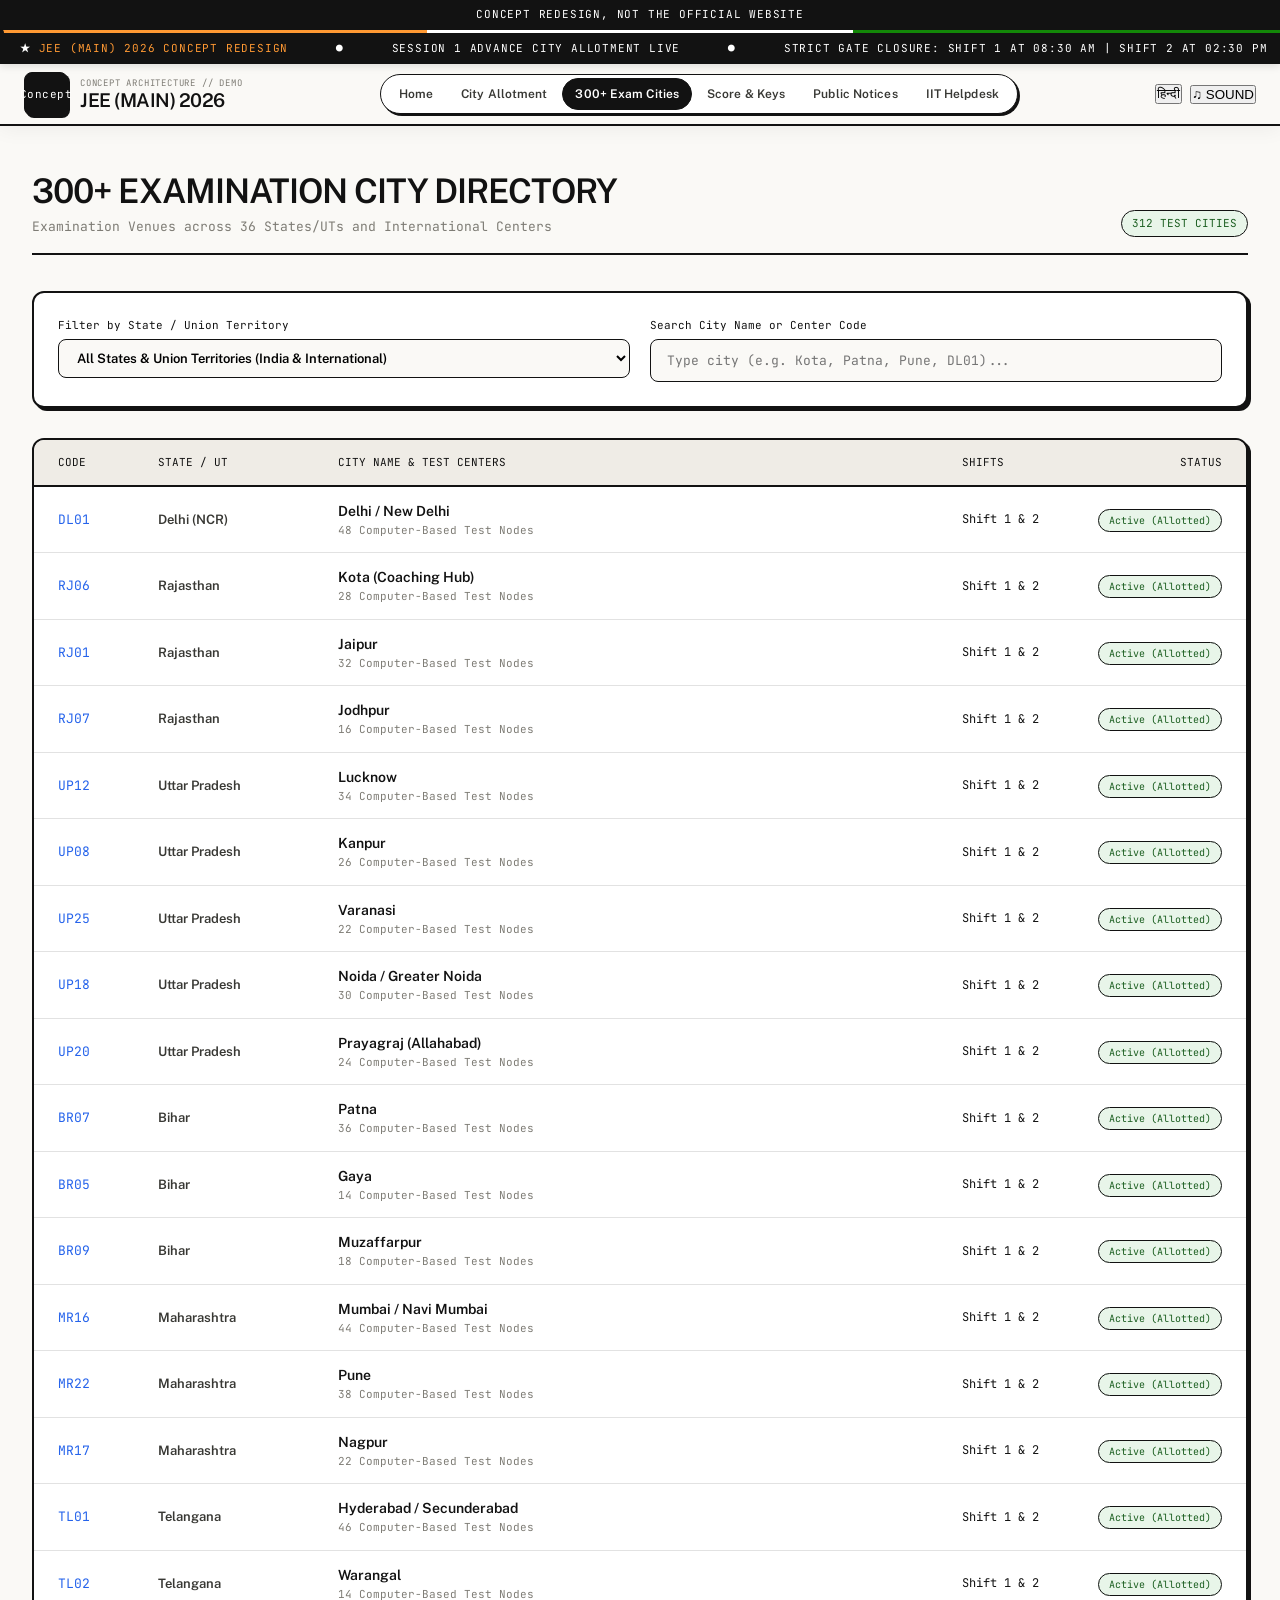
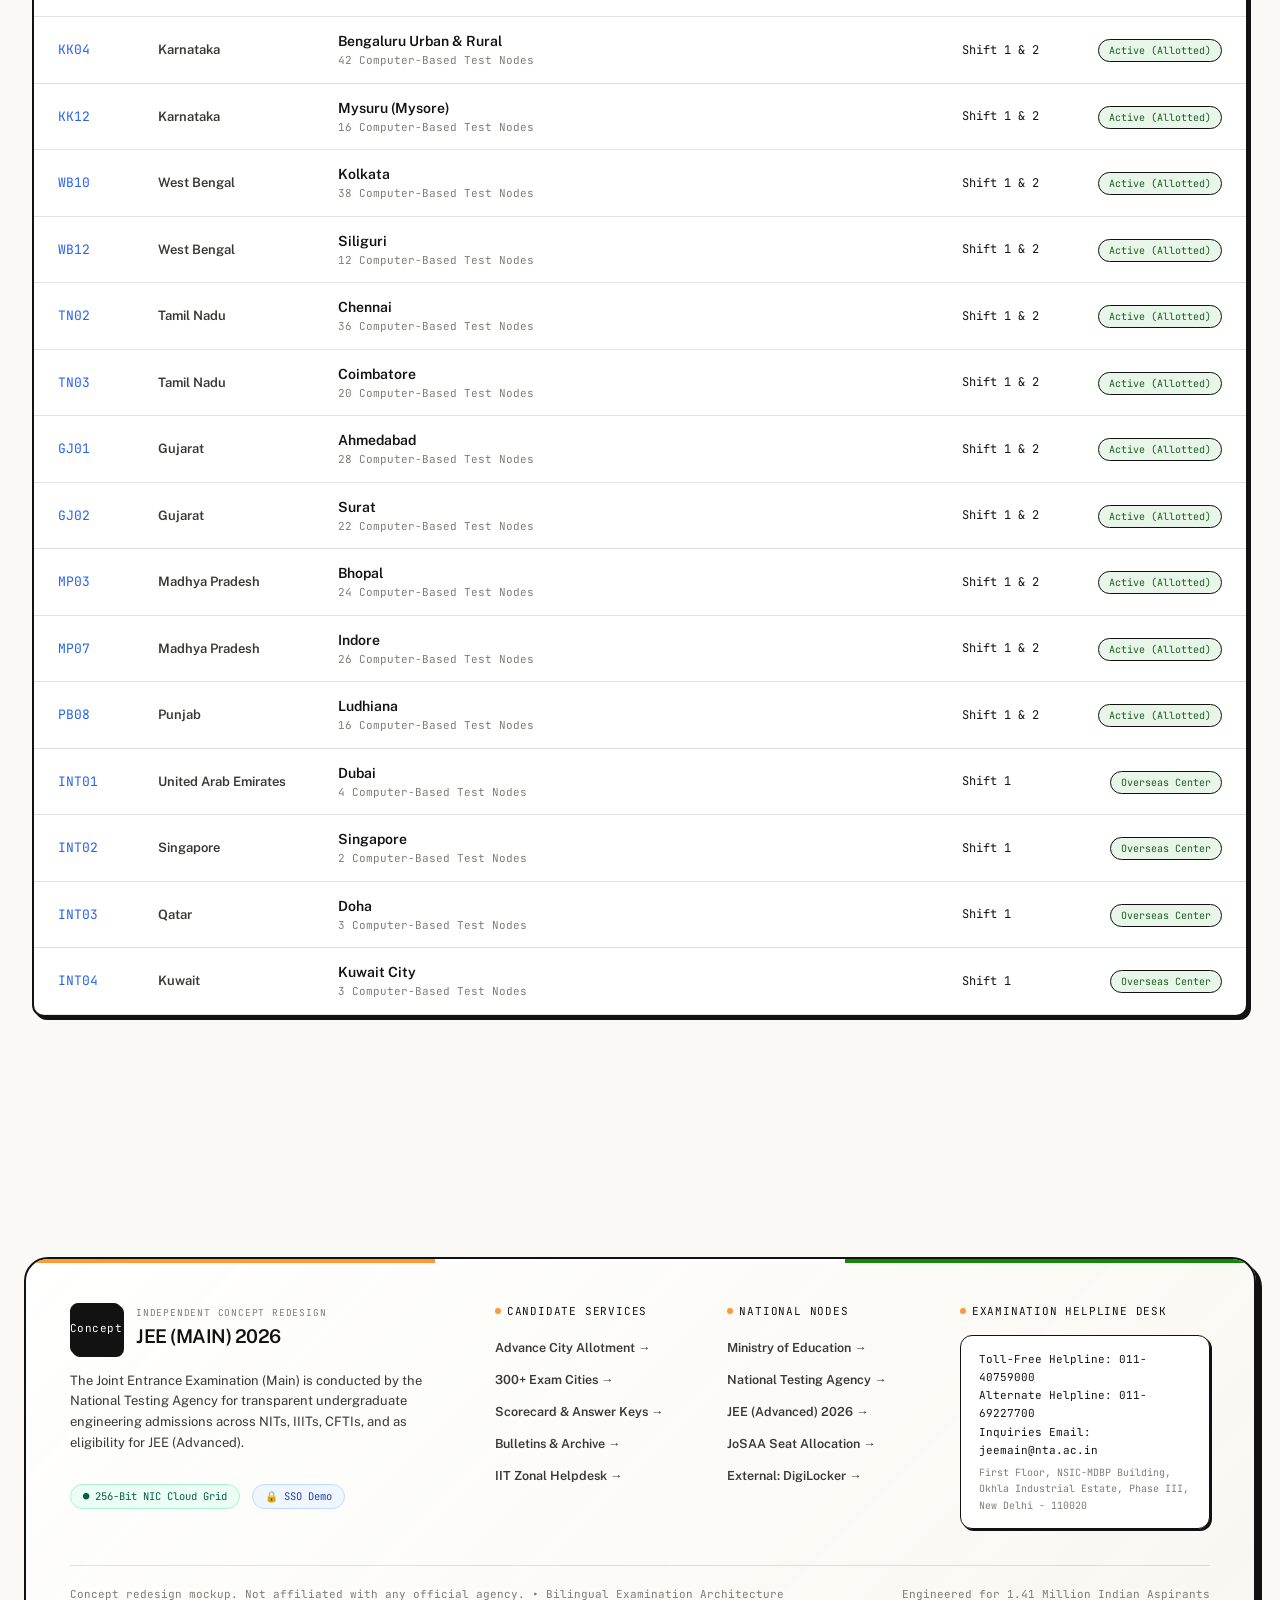
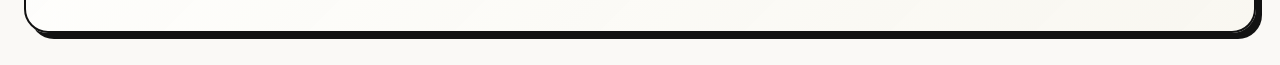
<file: city-directory.html>
<!DOCTYPE html>
<html lang="en">
<head>
  <meta charset="UTF-8">
  <meta name="viewport" content="width=device-width, initial-scale=1.0">
  <title>300+ Exam Cities Directory // JEE (Main) 2026 // National Examination Portal</title>
  <link rel="stylesheet" href="./styles.css">
</head>
<body>
  <div class="concept-disclaimer-topbar">Concept redesign, not the official website</div>

  <!-- Hairline Indian Tricolor Accent -->
  <div class="india-tricolor-bar">
    <div class="tri-saffron"></div>
    <div class="tri-white"></div>
    <div class="tri-green"></div>
  </div>

  <!-- Custom Interactive Cursor (Desktop) -->
  <div id="cursor-dot"></div>
  <div id="cursor-ring"></div>

  <!-- Urgent Live Marquee Ticker (Top of Screen) -->
  <div class="top-ticker-ribbon">
    <div class="ticker-track">
      <span>&#9733; <strong>JEE (MAIN) 2026 CONCEPT REDESIGN</strong></span>
      <span>&#9679;</span>
      <span>SESSION 1 ADVANCE CITY ALLOTMENT LIVE</span>
      <span>&#9679;</span>
      <span>STRICT GATE CLOSURE: SHIFT 1 AT 08:30 AM | SHIFT 2 AT 02:30 PM</span>
      <span>&#9679;</span>
      <span>INDEPENDENT DESIGN CONCEPT • DEMO</span>
      <span>&#9679;</span>
      <span>1,415,820 REGISTERED ASPIRANTS NATIONWIDE</span>
      <span>&#9679;</span>
      <span>312 INDIAN & INTERNATIONAL TEST CENTERS</span>
      <span>&#9679;</span>
      <span>EXAMINATION HELPLINE: 011-40759000 // 011-69227700</span>
      <span>&#9733; <strong>JEE (MAIN) 2026 CONCEPT REDESIGN</strong></span>
      <span>&#9679;</span>
      <span>SESSION 1 ADVANCE CITY ALLOTMENT LIVE</span>
      <span>&#9679;</span>
      <span>STRICT GATE CLOSURE: SHIFT 1 AT 08:30 AM | SHIFT 2 AT 02:30 PM</span>
      <span>&#9679;</span>
      <span>INDEPENDENT DESIGN CONCEPT • DEMO</span>
      <span>&#9679;</span>
      <span>1,415,820 REGISTERED ASPIRANTS NATIONWIDE</span>
      <span>&#9679;</span>
      <span>312 INDIAN & INTERNATIONAL TEST CENTERS</span>
      <span>&#9679;</span>
      <span>EXAMINATION HELPLINE: 011-40759000 // 011-69227700</span>
    </div>
  </div>

  <!-- Unified Luxury Institutional Header -->
  <header class="site-header">
    <div class="header-container">
      <a href="./index.html" class="header-brand">
        <div class="header-brand-logo concept-logo-placeholder">Concept</div>
        <div class="header-brand-text">
          <span class="header-brand-tag">CONCEPT ARCHITECTURE // DEMO</span>
          <span class="header-brand-title" id="txt-logo-title">JEE (MAIN) 2026</span>
        </div>
      </a>

      <nav class="header-nav-dock">
        <a href="./index.html" class="" id="nav-home">Home</a>
        <a href="./city-allotment.html" class="" id="nav-actions">City Allotment</a>
        <a href="./city-directory.html" class="active" id="nav-tools">300+ Exam Cities</a>
        <a href="./scorecard.html" class="" id="nav-scorecard">Score & Keys</a>
        <a href="./public-notices.html" class="" id="nav-notices">Public Notices</a>
        <a href="./helpdesk.html" class="" id="nav-helpdesk">IIT Helpdesk</a>
      </nav>

      <div class="header-actions">
        <button id="lang-toggle" class="header-btn" title="Toggle Language">&#2361;&#2367;&#2344;&#2381;&#2342;&#2368;</button>
        <button id="sound-toggle" class="header-btn" title="Toggle Audio Ambience">&#9835; SOUND</button>
      </div>
    </div>
  </header>

  <!-- Page Body -->
  <div class="content-wrapper" style="padding-top: 40px;">
    <div class="container">

      <div class="section-title-wrap">
        <div>
          <h2 class="section-headline">300+ Examination City Directory</h2>
          <p class="section-subline">Examination Venues across 36 States/UTs and International Centers</p>
        </div>
        <span class="status-tag active">312 TEST CITIES</span>
      </div>

      <!-- Controls & Search -->
      <div class="bento-card" style="margin-bottom: 30px; padding: 24px;">
        <div style="display: grid; grid-template-columns: 1fr 1fr; gap: 20px;">
          <div>
            <label style="display: block; font-family: var(--font-mono); font-size: 11px; font-weight: 800; margin-bottom: 6px;">
              Filter by State / Union Territory
            </label>
            <select id="dir-state-filter" class="city-select-clean" style="margin-bottom: 0;">
              <option value="ALL">All States & Union Territories (India & International)</option>
              <option value="DELHI">Delhi NCR</option>
              <option value="RAJASTHAN">Rajasthan</option>
              <option value="UTTAR PRADESH">Uttar Pradesh</option>
              <option value="BIHAR">Bihar</option>
              <option value="MAHARASHTRA">Maharashtra</option>
              <option value="TELANGANA">Telangana</option>
              <option value="KARNATAKA">Karnataka</option>
              <option value="WEST BENGAL">West Bengal</option>
              <option value="TAMIL NADU">Tamil Nadu</option>
              <option value="GUJARAT">Gujarat</option>
              <option value="MADHYA PRADESH">Madhya Pradesh</option>
              <option value="PUNJAB">Punjab</option>
              <option value="INTERNATIONAL">Outside India (Dubai, Singapore, Doha...)</option>
            </select>
          </div>

          <div>
            <label style="display: block; font-family: var(--font-mono); font-size: 11px; font-weight: 800; margin-bottom: 6px;">
              Search City Name or Center Code
            </label>
            <input type="text" id="dir-search-input" class="search-input-clean" placeholder="Type city (e.g. Kota, Patna, Pune, DL01)..." style="margin-bottom: 0;">
          </div>
        </div>
      </div>

      <!-- Directory Table -->
      <div class="notices-table-clean" style="margin-bottom: 60px;">
        <div style="display: grid; grid-template-columns: 100px 180px 1fr 120px 140px; padding: 14px 24px; background: #EFECE6; font-family: var(--font-mono); font-size: 11px; font-weight: 900; border-bottom: 2px solid #121212;">
          <div>CODE</div>
          <div>STATE / UT</div>
          <div>CITY NAME & TEST CENTERS</div>
          <div>SHIFTS</div>
          <div style="text-align: right;">STATUS</div>
        </div>

        <div id="directory-rows-container">
          <!-- Populated by JS -->
        </div>
      </div>

    </div>
  </div>

      <!-- Modern Liquid Glass Institutional Footer -->
    <!-- Modern Liquid Glass Institutional Footer -->
    <!-- Perfected Modern Liquid Glass Footer -->
  <footer class="gov-footer">
    <div class="footer-tricolor-accent">
      <div class="tri-saffron"></div>
      <div class="tri-white"></div>
      <div class="tri-green"></div>
    </div>
    <div class="footer-glass-inner">
      <div class="footer-top-grid">
        <div class="footer-brand-liquid">
          <div class="brand-row">
            <div class="footer-logo-placeholder">Concept</div>
            <div>
              <div class="brand-tagline">INDEPENDENT CONCEPT REDESIGN</div>
              <h3>JEE (MAIN) 2026</h3>
            </div>
          </div>
          <p>
            The Joint Entrance Examination (Main) is conducted by the National Testing Agency for transparent undergraduate engineering admissions across NITs, IIITs, CFTIs, and as eligibility for JEE (Advanced).
          </p>
          <div class="footer-badges-strip">
            <span class="badge-chip-green">&#9679; 256-Bit NIC Cloud Grid</span>
            <span class="badge-chip-blue">&#128274; SSO Demo</span>
          </div>
        </div>

        <div>
          <div class="footer-col-title">CANDIDATE SERVICES</div>
          <ul class="footer-links-list">
            <li><a href="./city-allotment.html">Advance City Allotment &rarr;</a></li>
            <li><a href="./city-directory.html">300+ Exam Cities &rarr;</a></li>
            <li><a href="./scorecard.html">Scorecard & Answer Keys &rarr;</a></li>
            <li><a href="./public-notices.html">Bulletins & Archive &rarr;</a></li>
            <li><a href="./helpdesk.html">IIT Zonal Helpdesk &rarr;</a></li>
          </ul>
        </div>

        <div>
          <div class="footer-col-title">NATIONAL NODES</div>
          <ul class="footer-links-list">
            <li><a href="https://www.education.gov.in/" target="_blank" rel="noopener">Ministry of Education &rarr;</a></li>
            <li><a href="https://nta.ac.in/" target="_blank" rel="noopener">National Testing Agency &rarr;</a></li>
            <li><a href="https://jeeadv.ac.in/" target="_blank" rel="noopener">JEE (Advanced) 2026 &rarr;</a></li>
            <li><a href="https://josaa.nic.in/" target="_blank" rel="noopener">JoSAA Seat Allocation &rarr;</a></li>
            <li><a href="https://digilocker.gov.in/" target="_blank" rel="noopener">External: DigiLocker &rarr;</a></li>
          </ul>
        </div>

        <div>
          <div class="footer-col-title">EXAMINATION HELPLINE DESK</div>
          <div class="footer-helpline-card">
            <div><strong>Toll-Free Helpline:</strong> 011-40759000</div>
            <div><strong>Alternate Helpline:</strong> 011-69227700</div>
            <div><strong>Inquiries Email:</strong> jeemain@nta.ac.in</div>
            <div style="margin-top: 6px; color: var(--ink-light); font-size: 10px;">First Floor, NSIC-MDBP Building, Okhla Industrial Estate, Phase III, New Delhi - 110020</div>
          </div>
        </div>
      </div>

      <div class="footer-bottom-bar">
        <div>
          <span>Concept redesign mockup. Not affiliated with any official agency.</span>
          <span>&bull;</span>
          <span>Bilingual Examination Architecture</span>
        </div>
        <div>
          <span>Engineered for 1.41 Million Indian Aspirants</span>
        </div>
      </div>
    </div>
  </footer>

  <script>
    const CITIES_MASTER = [
      { code: 'DL01', state: 'DELHI', stateName: 'Delhi (NCR)', city: 'Delhi / New Delhi', venues: 48, shifts: 'Shift 1 & 2', status: 'Active (Allotted)' },
      { code: 'RJ06', state: 'RAJASTHAN', stateName: 'Rajasthan', city: 'Kota (Coaching Hub)', venues: 28, shifts: 'Shift 1 & 2', status: 'Active (Allotted)' },
      { code: 'RJ01', state: 'RAJASTHAN', stateName: 'Rajasthan', city: 'Jaipur', venues: 32, shifts: 'Shift 1 & 2', status: 'Active (Allotted)' },
      { code: 'RJ07', state: 'RAJASTHAN', stateName: 'Rajasthan', city: 'Jodhpur', venues: 16, shifts: 'Shift 1 & 2', status: 'Active (Allotted)' },
      { code: 'UP12', state: 'UTTAR PRADESH', stateName: 'Uttar Pradesh', city: 'Lucknow', venues: 34, shifts: 'Shift 1 & 2', status: 'Active (Allotted)' },
      { code: 'UP08', state: 'UTTAR PRADESH', stateName: 'Uttar Pradesh', city: 'Kanpur', venues: 26, shifts: 'Shift 1 & 2', status: 'Active (Allotted)' },
      { code: 'UP25', state: 'UTTAR PRADESH', stateName: 'Uttar Pradesh', city: 'Varanasi', venues: 22, shifts: 'Shift 1 & 2', status: 'Active (Allotted)' },
      { code: 'UP18', state: 'UTTAR PRADESH', stateName: 'Uttar Pradesh', city: 'Noida / Greater Noida', venues: 30, shifts: 'Shift 1 & 2', status: 'Active (Allotted)' },
      { code: 'UP20', state: 'UTTAR PRADESH', stateName: 'Uttar Pradesh', city: 'Prayagraj (Allahabad)', venues: 24, shifts: 'Shift 1 & 2', status: 'Active (Allotted)' },
      { code: 'BR07', state: 'BIHAR', stateName: 'Bihar', city: 'Patna', venues: 36, shifts: 'Shift 1 & 2', status: 'Active (Allotted)' },
      { code: 'BR05', state: 'BIHAR', stateName: 'Bihar', city: 'Gaya', venues: 14, shifts: 'Shift 1 & 2', status: 'Active (Allotted)' },
      { code: 'BR09', state: 'BIHAR', stateName: 'Bihar', city: 'Muzaffarpur', venues: 18, shifts: 'Shift 1 & 2', status: 'Active (Allotted)' },
      { code: 'MR16', state: 'MAHARASHTRA', stateName: 'Maharashtra', city: 'Mumbai / Navi Mumbai', venues: 44, shifts: 'Shift 1 & 2', status: 'Active (Allotted)' },
      { code: 'MR22', state: 'MAHARASHTRA', stateName: 'Maharashtra', city: 'Pune', venues: 38, shifts: 'Shift 1 & 2', status: 'Active (Allotted)' },
      { code: 'MR17', state: 'MAHARASHTRA', stateName: 'Maharashtra', city: 'Nagpur', venues: 22, shifts: 'Shift 1 & 2', status: 'Active (Allotted)' },
      { code: 'TL01', state: 'TELANGANA', stateName: 'Telangana', city: 'Hyderabad / Secunderabad', venues: 46, shifts: 'Shift 1 & 2', status: 'Active (Allotted)' },
      { code: 'TL02', state: 'TELANGANA', stateName: 'Telangana', city: 'Warangal', venues: 14, shifts: 'Shift 1 & 2', status: 'Active (Allotted)' },
      { code: 'KK04', state: 'KARNATAKA', stateName: 'Karnataka', city: 'Bengaluru Urban & Rural', venues: 42, shifts: 'Shift 1 & 2', status: 'Active (Allotted)' },
      { code: 'KK12', state: 'KARNATAKA', stateName: 'Karnataka', city: 'Mysuru (Mysore)', venues: 16, shifts: 'Shift 1 & 2', status: 'Active (Allotted)' },
      { code: 'WB10', state: 'WEST BENGAL', stateName: 'West Bengal', city: 'Kolkata', venues: 38, shifts: 'Shift 1 & 2', status: 'Active (Allotted)' },
      { code: 'WB12', state: 'WEST BENGAL', stateName: 'West Bengal', city: 'Siliguri', venues: 12, shifts: 'Shift 1 & 2', status: 'Active (Allotted)' },
      { code: 'TN02', state: 'TAMIL NADU', stateName: 'Tamil Nadu', city: 'Chennai', venues: 36, shifts: 'Shift 1 & 2', status: 'Active (Allotted)' },
      { code: 'TN03', state: 'TAMIL NADU', stateName: 'Tamil Nadu', city: 'Coimbatore', venues: 20, shifts: 'Shift 1 & 2', status: 'Active (Allotted)' },
      { code: 'GJ01', state: 'GUJARAT', stateName: 'Gujarat', city: 'Ahmedabad', venues: 28, shifts: 'Shift 1 & 2', status: 'Active (Allotted)' },
      { code: 'GJ02', state: 'GUJARAT', stateName: 'Gujarat', city: 'Surat', venues: 22, shifts: 'Shift 1 & 2', status: 'Active (Allotted)' },
      { code: 'MP03', state: 'MADHYA PRADESH', stateName: 'Madhya Pradesh', city: 'Bhopal', venues: 24, shifts: 'Shift 1 & 2', status: 'Active (Allotted)' },
      { code: 'MP07', state: 'MADHYA PRADESH', stateName: 'Madhya Pradesh', city: 'Indore', venues: 26, shifts: 'Shift 1 & 2', status: 'Active (Allotted)' },
      { code: 'PB08', state: 'PUNJAB', stateName: 'Punjab', city: 'Ludhiana', venues: 16, shifts: 'Shift 1 & 2', status: 'Active (Allotted)' },
      { code: 'INT01', state: 'INTERNATIONAL', stateName: 'United Arab Emirates', city: 'Dubai', venues: 4, shifts: 'Shift 1', status: 'Overseas Center' },
      { code: 'INT02', state: 'INTERNATIONAL', stateName: 'Singapore', city: 'Singapore', venues: 2, shifts: 'Shift 1', status: 'Overseas Center' },
      { code: 'INT03', state: 'INTERNATIONAL', stateName: 'Qatar', city: 'Doha', venues: 3, shifts: 'Shift 1', status: 'Overseas Center' },
      { code: 'INT04', state: 'INTERNATIONAL', stateName: 'Kuwait', city: 'Kuwait City', venues: 3, shifts: 'Shift 1', status: 'Overseas Center' }
    ];

    const stateFilter = document.getElementById('dir-state-filter');
    const searchFilter = document.getElementById('dir-search-input');
    const rowsContainer = document.getElementById('directory-rows-container');

    function renderTable() {
      const selectedState = stateFilter.value;
      const q = searchFilter.value.toLowerCase().trim();

      const filtered = CITIES_MASTER.filter(item => {
        const matchState = selectedState === 'ALL' || item.state === selectedState;
        const matchQuery = q === '' || item.city.toLowerCase().includes(q) || item.code.toLowerCase().includes(q) || item.stateName.toLowerCase().includes(q);
        return matchState && matchQuery;
      });

      if (filtered.length === 0) {
        rowsContainer.innerHTML = '<div style="padding: 24px; text-align: center; color: var(--ink-light); font-size: 14px;">No examination centers match your criteria.</div>';
        return;
      }

      rowsContainer.innerHTML = filtered.map(c => `
        <div style="display: grid; grid-template-columns: 100px 180px 1fr 120px 140px; align-items: center; padding: 14px 24px; border-bottom: 1px solid rgba(18,18,18,0.12); font-size: 13px;">
          <div style="font-family: var(--font-mono); font-weight: 800; color: #2563EB;">${c.code}</div>
          <div style="font-weight: 700; color: var(--ink-charcoal);">${c.stateName}</div>
          <div>
            <span style="font-weight: 800; font-size: 14px;">${c.city}</span>
            <small style="display: block; font-family: var(--font-mono); font-size: 11px; color: var(--ink-light);">${c.venues} Computer-Based Test Nodes</small>
          </div>
          <div style="font-family: var(--font-mono); font-size: 12px;">${c.shifts}</div>
          <div style="text-align: right;">
            <span class="status-tag active" style="font-size: 10px;">${c.status}</span>
          </div>
        </div>
      `).join('');
    }

    stateFilter.addEventListener('change', renderTable);
    searchFilter.addEventListener('input', renderTable);
    renderTable();
  </script>

  

</body>
</html>
</file>
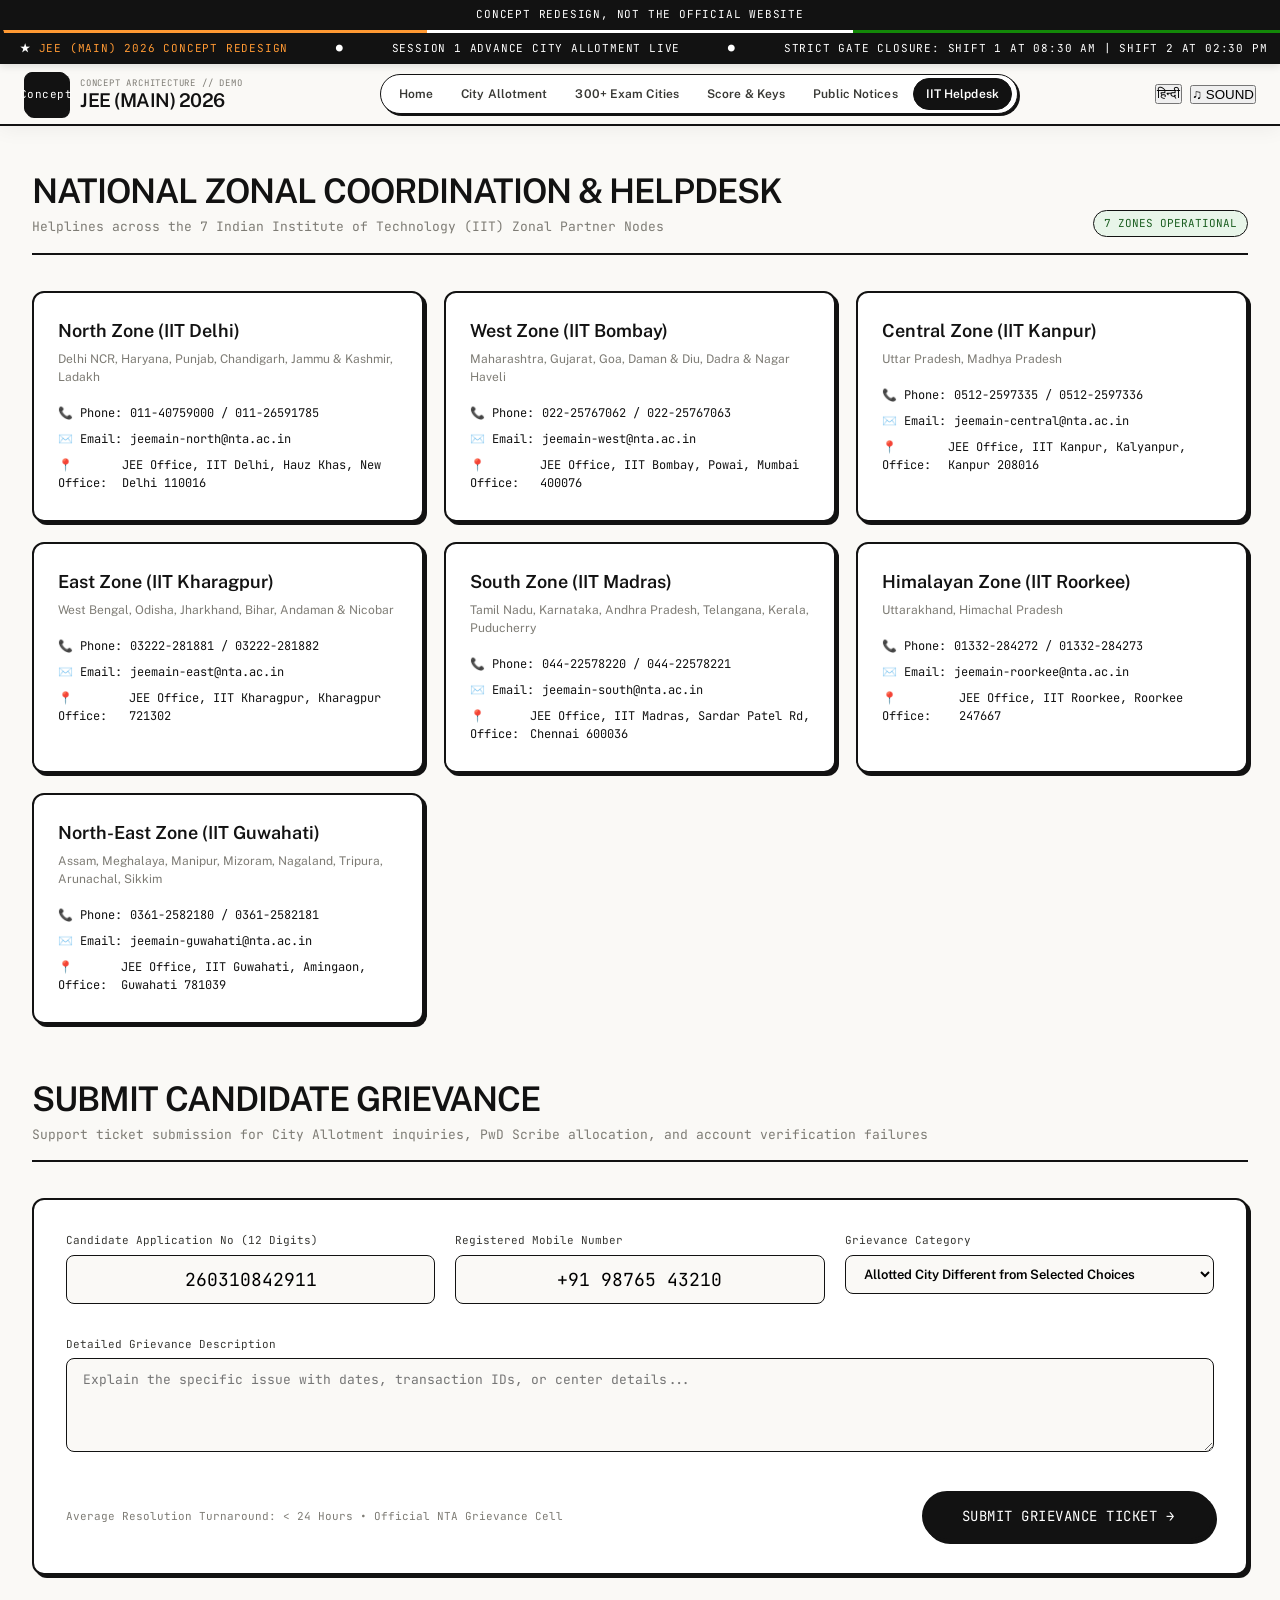
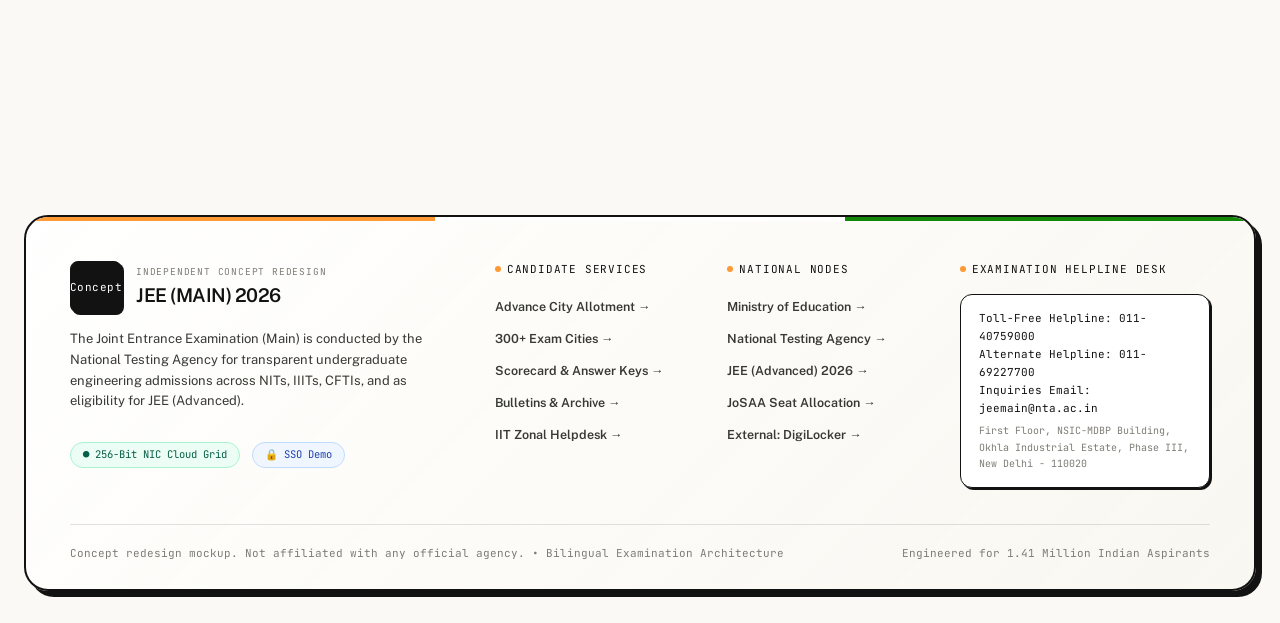
<file: helpdesk.html>
<!DOCTYPE html>
<html lang="en">
<head>
  <meta charset="UTF-8">
  <meta name="viewport" content="width=device-width, initial-scale=1.0">
  <title>Zonal Helpdesk & Grievance Redressal // JEE (Main) 2026 // National Examination Portal</title>
  <link rel="stylesheet" href="./styles.css">
</head>
<body>
  <div class="concept-disclaimer-topbar">Concept redesign, not the official website</div>

  <!-- Hairline Indian Tricolor Accent -->
  <div class="india-tricolor-bar">
    <div class="tri-saffron"></div>
    <div class="tri-white"></div>
    <div class="tri-green"></div>
  </div>

  <!-- Custom Interactive Cursor (Desktop) -->
  <div id="cursor-dot"></div>
  <div id="cursor-ring"></div>

  <!-- Urgent Live Marquee Ticker (Top of Screen) -->
  <div class="top-ticker-ribbon">
    <div class="ticker-track">
      <span>&#9733; <strong>JEE (MAIN) 2026 CONCEPT REDESIGN</strong></span>
      <span>&#9679;</span>
      <span>SESSION 1 ADVANCE CITY ALLOTMENT LIVE</span>
      <span>&#9679;</span>
      <span>STRICT GATE CLOSURE: SHIFT 1 AT 08:30 AM | SHIFT 2 AT 02:30 PM</span>
      <span>&#9679;</span>
      <span>INDEPENDENT DESIGN CONCEPT • DEMO</span>
      <span>&#9679;</span>
      <span>1,415,820 REGISTERED ASPIRANTS NATIONWIDE</span>
      <span>&#9679;</span>
      <span>312 INDIAN & INTERNATIONAL TEST CENTERS</span>
      <span>&#9679;</span>
      <span>EXAMINATION HELPLINE: 011-40759000 // 011-69227700</span>
      <span>&#9733; <strong>JEE (MAIN) 2026 CONCEPT REDESIGN</strong></span>
      <span>&#9679;</span>
      <span>SESSION 1 ADVANCE CITY ALLOTMENT LIVE</span>
      <span>&#9679;</span>
      <span>STRICT GATE CLOSURE: SHIFT 1 AT 08:30 AM | SHIFT 2 AT 02:30 PM</span>
      <span>&#9679;</span>
      <span>INDEPENDENT DESIGN CONCEPT • DEMO</span>
      <span>&#9679;</span>
      <span>1,415,820 REGISTERED ASPIRANTS NATIONWIDE</span>
      <span>&#9679;</span>
      <span>312 INDIAN & INTERNATIONAL TEST CENTERS</span>
      <span>&#9679;</span>
      <span>EXAMINATION HELPLINE: 011-40759000 // 011-69227700</span>
    </div>
  </div>

  <!-- Unified Luxury Institutional Header -->
  <header class="site-header">
    <div class="header-container">
      <a href="./index.html" class="header-brand">
        <div class="header-brand-logo concept-logo-placeholder">Concept</div>
        <div class="header-brand-text">
          <span class="header-brand-tag">CONCEPT ARCHITECTURE // DEMO</span>
          <span class="header-brand-title" id="txt-logo-title">JEE (MAIN) 2026</span>
        </div>
      </a>

      <nav class="header-nav-dock">
        <a href="./index.html" class="" id="nav-home">Home</a>
        <a href="./city-allotment.html" class="" id="nav-actions">City Allotment</a>
        <a href="./city-directory.html" class="" id="nav-tools">300+ Exam Cities</a>
        <a href="./scorecard.html" class="" id="nav-scorecard">Score & Keys</a>
        <a href="./public-notices.html" class="" id="nav-notices">Public Notices</a>
        <a href="./helpdesk.html" class="active" id="nav-helpdesk">IIT Helpdesk</a>
      </nav>

      <div class="header-actions">
        <button id="lang-toggle" class="header-btn" title="Toggle Language">&#2361;&#2367;&#2344;&#2381;&#2342;&#2368;</button>
        <button id="sound-toggle" class="header-btn" title="Toggle Audio Ambience">&#9835; SOUND</button>
      </div>
    </div>
  </header>

  <!-- Page Body -->
  <div class="content-wrapper" style="padding-top: 40px;">
    <div class="container">

      <div class="section-title-wrap">
        <div>
          <h2 class="section-headline">National Zonal Coordination & Helpdesk</h2>
          <p class="section-subline">Helplines across the 7 Indian Institute of Technology (IIT) Zonal Partner Nodes</p>
        </div>
        <span class="status-tag active">7 ZONES OPERATIONAL</span>
      </div>

      <!-- 7 IIT Zonal Helpdesks Grid -->
      <div class="helpdesk-grid" style="margin-bottom: 50px;">
        <!-- IIT Delhi -->
        <div class="helpdesk-card">
          <div class="helpdesk-zone-name">North Zone (IIT Delhi)</div>
          <div class="helpdesk-jurisdiction">Delhi NCR, Haryana, Punjab, Chandigarh, Jammu & Kashmir, Ladakh</div>
          <div class="helpdesk-contact-row"><span>📞 Phone:</span><strong>011-40759000 / 011-26591785</strong></div>
          <div class="helpdesk-contact-row"><span>✉️ Email:</span><strong>jeemain-north@nta.ac.in</strong></div>
          <div class="helpdesk-contact-row"><span>📍 Office:</span><span>JEE Office, IIT Delhi, Hauz Khas, New Delhi 110016</span></div>
        </div>

        <!-- IIT Bombay -->
        <div class="helpdesk-card">
          <div class="helpdesk-zone-name">West Zone (IIT Bombay)</div>
          <div class="helpdesk-jurisdiction">Maharashtra, Gujarat, Goa, Daman & Diu, Dadra & Nagar Haveli</div>
          <div class="helpdesk-contact-row"><span>📞 Phone:</span><strong>022-25767062 / 022-25767063</strong></div>
          <div class="helpdesk-contact-row"><span>✉️ Email:</span><strong>jeemain-west@nta.ac.in</strong></div>
          <div class="helpdesk-contact-row"><span>📍 Office:</span><span>JEE Office, IIT Bombay, Powai, Mumbai 400076</span></div>
        </div>

        <!-- IIT Kanpur -->
        <div class="helpdesk-card">
          <div class="helpdesk-zone-name">Central Zone (IIT Kanpur)</div>
          <div class="helpdesk-jurisdiction">Uttar Pradesh, Madhya Pradesh</div>
          <div class="helpdesk-contact-row"><span>📞 Phone:</span><strong>0512-2597335 / 0512-2597336</strong></div>
          <div class="helpdesk-contact-row"><span>✉️ Email:</span><strong>jeemain-central@nta.ac.in</strong></div>
          <div class="helpdesk-contact-row"><span>📍 Office:</span><span>JEE Office, IIT Kanpur, Kalyanpur, Kanpur 208016</span></div>
        </div>

        <!-- IIT Kharagpur -->
        <div class="helpdesk-card">
          <div class="helpdesk-zone-name">East Zone (IIT Kharagpur)</div>
          <div class="helpdesk-jurisdiction">West Bengal, Odisha, Jharkhand, Bihar, Andaman & Nicobar</div>
          <div class="helpdesk-contact-row"><span>📞 Phone:</span><strong>03222-281881 / 03222-281882</strong></div>
          <div class="helpdesk-contact-row"><span>✉️ Email:</span><strong>jeemain-east@nta.ac.in</strong></div>
          <div class="helpdesk-contact-row"><span>📍 Office:</span><span>JEE Office, IIT Kharagpur, Kharagpur 721302</span></div>
        </div>

        <!-- IIT Madras -->
        <div class="helpdesk-card">
          <div class="helpdesk-zone-name">South Zone (IIT Madras)</div>
          <div class="helpdesk-jurisdiction">Tamil Nadu, Karnataka, Andhra Pradesh, Telangana, Kerala, Puducherry</div>
          <div class="helpdesk-contact-row"><span>📞 Phone:</span><strong>044-22578220 / 044-22578221</strong></div>
          <div class="helpdesk-contact-row"><span>✉️ Email:</span><strong>jeemain-south@nta.ac.in</strong></div>
          <div class="helpdesk-contact-row"><span>📍 Office:</span><span>JEE Office, IIT Madras, Sardar Patel Rd, Chennai 600036</span></div>
        </div>

        <!-- IIT Roorkee -->
        <div class="helpdesk-card">
          <div class="helpdesk-zone-name">Himalayan Zone (IIT Roorkee)</div>
          <div class="helpdesk-jurisdiction">Uttarakhand, Himachal Pradesh</div>
          <div class="helpdesk-contact-row"><span>📞 Phone:</span><strong>01332-284272 / 01332-284273</strong></div>
          <div class="helpdesk-contact-row"><span>✉️ Email:</span><strong>jeemain-roorkee@nta.ac.in</strong></div>
          <div class="helpdesk-contact-row"><span>📍 Office:</span><span>JEE Office, IIT Roorkee, Roorkee 247667</span></div>
        </div>

        <!-- IIT Guwahati -->
        <div class="helpdesk-card">
          <div class="helpdesk-zone-name">North-East Zone (IIT Guwahati)</div>
          <div class="helpdesk-jurisdiction">Assam, Meghalaya, Manipur, Mizoram, Nagaland, Tripura, Arunachal, Sikkim</div>
          <div class="helpdesk-contact-row"><span>📞 Phone:</span><strong>0361-2582180 / 0361-2582181</strong></div>
          <div class="helpdesk-contact-row"><span>✉️ Email:</span><strong>jeemain-guwahati@nta.ac.in</strong></div>
          <div class="helpdesk-contact-row"><span>📍 Office:</span><span>JEE Office, IIT Guwahati, Amingaon, Guwahati 781039</span></div>
        </div>
      </div>

      <!-- Candidate Grievance Ticket Form -->
      <div class="section-title-wrap">
        <div>
          <h3 class="section-headline">Submit Candidate Grievance</h3>
          <p class="section-subline">Support ticket submission for City Allotment inquiries, PwD Scribe allocation, and account verification failures</p>
        </div>
      </div>

      <div class="bento-card" style="margin-bottom: 60px; padding: 32px;">
        <form id="grievance-form" onsubmit="event.preventDefault(); submitGrievance();">
          <div style="display: grid; grid-template-columns: repeat(auto-fit, minmax(240px, 1fr)); gap: 20px; margin-bottom: 20px;">
            <div class="score-box-input">
              <label>Candidate Application No (12 Digits)</label>
              <input type="text" id="g-app" class="search-input-clean" value="260310842911" required>
            </div>
            <div class="score-box-input">
              <label>Registered Mobile Number</label>
              <input type="tel" id="g-phone" class="search-input-clean" placeholder="+91 98765 43210" value="+91 98765 43210" required>
            </div>
            <div class="score-box-input">
              <label>Grievance Category</label>
              <select class="city-select-clean" id="g-cat">
                <option value="CITY">Allotted City Different from Selected Choices</option>
                <option value="PWD">PwD Scribe / Extra Time Approval</option>
                <option value="BIOMETRIC">Candidate ID / Name Mismatch</option>
                <option value="FEE">Duplicate Transaction / Fee Reconciliation</option>
              </select>
            </div>
          </div>

          <div class="score-box-input" style="margin-bottom: 20px;">
            <label>Detailed Grievance Description</label>
            <textarea id="g-desc" class="search-input-clean" rows="4" style="height: auto; resize: vertical;" placeholder="Explain the specific issue with dates, transaction IDs, or center details..."></textarea>
          </div>

          <div style="display: flex; justify-content: space-between; align-items: center; flex-wrap: wrap; gap: 16px;">
            <div style="font-family: var(--font-mono); font-size: 11px; color: var(--ink-light);">
              Average Resolution Turnaround: &lt; 24 Hours &bull; Official NTA Grievance Cell
            </div>
            <button type="submit" class="btn-primary-pill" style="border: 2px solid #121212;">
              SUBMIT GRIEVANCE TICKET &rarr;
            </button>
          </div>
        </form>

        <div id="grievance-success" style="display: none; background: #E8F5E9; border: 1.5px solid #1B5E20; border-radius: 8px; padding: 18px; margin-top: 24px;">
          <h4 style="color: #1B5E20; font-family: var(--font-mono); font-size: 14px; font-weight: 900; margin-bottom: 6px;">
            ✓ Grievance Ticket Successfully Registered!
          </h4>
          <p style="font-size: 13px; color: #1B5E20; line-height: 1.5;">
            Your tracking token is <strong id="token-id">NTA-GRV-2026-89412</strong>. An SMS confirmation and email acknowledgment has been dispatched to your registered credentials. The Zonal Coordinator will review your case.
          </p>
        </div>
      </div>

    </div>
  </div>

      <!-- Modern Liquid Glass Institutional Footer -->
    <!-- Modern Liquid Glass Institutional Footer -->
    <!-- Perfected Modern Liquid Glass Footer -->
  <footer class="gov-footer">
    <div class="footer-tricolor-accent">
      <div class="tri-saffron"></div>
      <div class="tri-white"></div>
      <div class="tri-green"></div>
    </div>
    <div class="footer-glass-inner">
      <div class="footer-top-grid">
        <div class="footer-brand-liquid">
          <div class="brand-row">
            <div class="footer-logo-placeholder">Concept</div>
            <div>
              <div class="brand-tagline">INDEPENDENT CONCEPT REDESIGN</div>
              <h3>JEE (MAIN) 2026</h3>
            </div>
          </div>
          <p>
            The Joint Entrance Examination (Main) is conducted by the National Testing Agency for transparent undergraduate engineering admissions across NITs, IIITs, CFTIs, and as eligibility for JEE (Advanced).
          </p>
          <div class="footer-badges-strip">
            <span class="badge-chip-green">&#9679; 256-Bit NIC Cloud Grid</span>
            <span class="badge-chip-blue">&#128274; SSO Demo</span>
          </div>
        </div>

        <div>
          <div class="footer-col-title">CANDIDATE SERVICES</div>
          <ul class="footer-links-list">
            <li><a href="./city-allotment.html">Advance City Allotment &rarr;</a></li>
            <li><a href="./city-directory.html">300+ Exam Cities &rarr;</a></li>
            <li><a href="./scorecard.html">Scorecard & Answer Keys &rarr;</a></li>
            <li><a href="./public-notices.html">Bulletins & Archive &rarr;</a></li>
            <li><a href="./helpdesk.html">IIT Zonal Helpdesk &rarr;</a></li>
          </ul>
        </div>

        <div>
          <div class="footer-col-title">NATIONAL NODES</div>
          <ul class="footer-links-list">
            <li><a href="https://www.education.gov.in/" target="_blank" rel="noopener">Ministry of Education &rarr;</a></li>
            <li><a href="https://nta.ac.in/" target="_blank" rel="noopener">National Testing Agency &rarr;</a></li>
            <li><a href="https://jeeadv.ac.in/" target="_blank" rel="noopener">JEE (Advanced) 2026 &rarr;</a></li>
            <li><a href="https://josaa.nic.in/" target="_blank" rel="noopener">JoSAA Seat Allocation &rarr;</a></li>
            <li><a href="https://digilocker.gov.in/" target="_blank" rel="noopener">External: DigiLocker &rarr;</a></li>
          </ul>
        </div>

        <div>
          <div class="footer-col-title">EXAMINATION HELPLINE DESK</div>
          <div class="footer-helpline-card">
            <div><strong>Toll-Free Helpline:</strong> 011-40759000</div>
            <div><strong>Alternate Helpline:</strong> 011-69227700</div>
            <div><strong>Inquiries Email:</strong> jeemain@nta.ac.in</div>
            <div style="margin-top: 6px; color: var(--ink-light); font-size: 10px;">First Floor, NSIC-MDBP Building, Okhla Industrial Estate, Phase III, New Delhi - 110020</div>
          </div>
        </div>
      </div>

      <div class="footer-bottom-bar">
        <div>
          <span>Concept redesign mockup. Not affiliated with any official agency.</span>
          <span>&bull;</span>
          <span>Bilingual Examination Architecture</span>
        </div>
        <div>
          <span>Engineered for 1.41 Million Indian Aspirants</span>
        </div>
      </div>
    </div>
  </footer>

  <script>
    function submitGrievance() {
      const token = 'NTA-GRV-2026-' + Math.floor(10000 + Math.random() * 90000);
      document.getElementById('token-id').textContent = token;
      document.getElementById('grievance-success').style.display = 'block';
      window.scrollTo({top: document.getElementById('grievance-success').offsetTop - 60, behavior: 'smooth'});
    }
  </script>

  

</body>
</html>
</file>
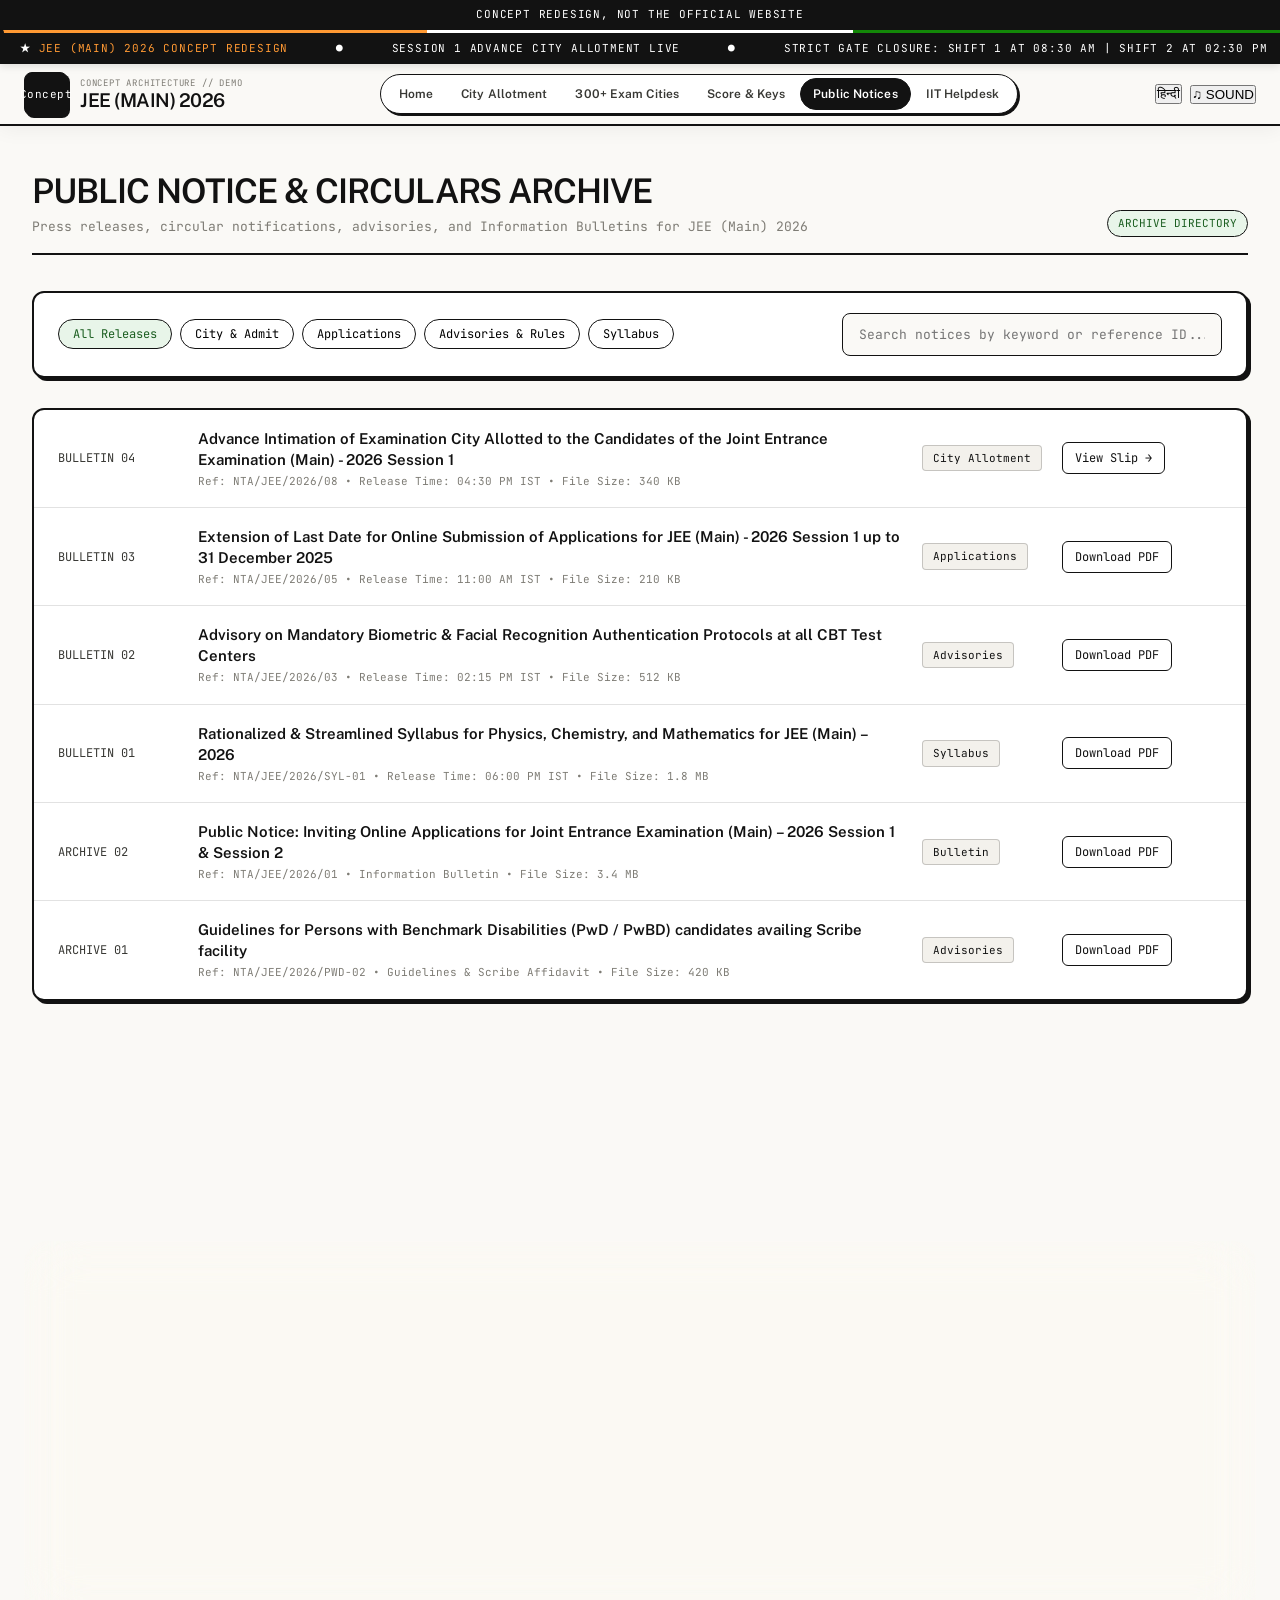
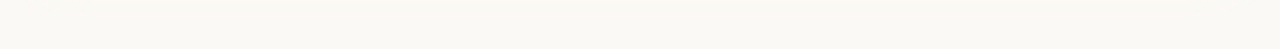
<file: public-notices.html>
<!DOCTYPE html>
<html lang="en">
<head>
  <meta charset="UTF-8">
  <meta name="viewport" content="width=device-width, initial-scale=1.0">
  <title>Public Notices & Information Bulletins // JEE (Main) 2026 // National Examination Portal</title>
  <link rel="stylesheet" href="./styles.css">
</head>
<body>
  <div class="concept-disclaimer-topbar">Concept redesign, not the official website</div>

  <!-- Hairline Indian Tricolor Accent -->
  <div class="india-tricolor-bar">
    <div class="tri-saffron"></div>
    <div class="tri-white"></div>
    <div class="tri-green"></div>
  </div>

  <!-- Custom Interactive Cursor (Desktop) -->
  <div id="cursor-dot"></div>
  <div id="cursor-ring"></div>

  <!-- Urgent Live Marquee Ticker (Top of Screen) -->
  <div class="top-ticker-ribbon">
    <div class="ticker-track">
      <span>&#9733; <strong>JEE (MAIN) 2026 CONCEPT REDESIGN</strong></span>
      <span>&#9679;</span>
      <span>SESSION 1 ADVANCE CITY ALLOTMENT LIVE</span>
      <span>&#9679;</span>
      <span>STRICT GATE CLOSURE: SHIFT 1 AT 08:30 AM | SHIFT 2 AT 02:30 PM</span>
      <span>&#9679;</span>
      <span>INDEPENDENT DESIGN CONCEPT • DEMO</span>
      <span>&#9679;</span>
      <span>1,415,820 REGISTERED ASPIRANTS NATIONWIDE</span>
      <span>&#9679;</span>
      <span>312 INDIAN & INTERNATIONAL TEST CENTERS</span>
      <span>&#9679;</span>
      <span>EXAMINATION HELPLINE: 011-40759000 // 011-69227700</span>
      <span>&#9733; <strong>JEE (MAIN) 2026 CONCEPT REDESIGN</strong></span>
      <span>&#9679;</span>
      <span>SESSION 1 ADVANCE CITY ALLOTMENT LIVE</span>
      <span>&#9679;</span>
      <span>STRICT GATE CLOSURE: SHIFT 1 AT 08:30 AM | SHIFT 2 AT 02:30 PM</span>
      <span>&#9679;</span>
      <span>INDEPENDENT DESIGN CONCEPT • DEMO</span>
      <span>&#9679;</span>
      <span>1,415,820 REGISTERED ASPIRANTS NATIONWIDE</span>
      <span>&#9679;</span>
      <span>312 INDIAN & INTERNATIONAL TEST CENTERS</span>
      <span>&#9679;</span>
      <span>EXAMINATION HELPLINE: 011-40759000 // 011-69227700</span>
    </div>
  </div>

  <!-- Unified Luxury Institutional Header -->
  <header class="site-header">
    <div class="header-container">
      <a href="./index.html" class="header-brand">
        <div class="header-brand-logo concept-logo-placeholder">Concept</div>
        <div class="header-brand-text">
          <span class="header-brand-tag">CONCEPT ARCHITECTURE // DEMO</span>
          <span class="header-brand-title" id="txt-logo-title">JEE (MAIN) 2026</span>
        </div>
      </a>

      <nav class="header-nav-dock">
        <a href="./index.html" class="" id="nav-home">Home</a>
        <a href="./city-allotment.html" class="" id="nav-actions">City Allotment</a>
        <a href="./city-directory.html" class="" id="nav-tools">300+ Exam Cities</a>
        <a href="./scorecard.html" class="" id="nav-scorecard">Score & Keys</a>
        <a href="./public-notices.html" class="active" id="nav-notices">Public Notices</a>
        <a href="./helpdesk.html" class="" id="nav-helpdesk">IIT Helpdesk</a>
      </nav>

      <div class="header-actions">
        <button id="lang-toggle" class="header-btn" title="Toggle Language">&#2361;&#2367;&#2344;&#2381;&#2342;&#2368;</button>
        <button id="sound-toggle" class="header-btn" title="Toggle Audio Ambience">&#9835; SOUND</button>
      </div>
    </div>
  </header>

  <!-- Page Body -->
  <div class="content-wrapper" style="padding-top: 40px;">
    <div class="container">

      <div class="section-title-wrap">
        <div>
          <h2 class="section-headline">Public Notice & Circulars Archive</h2>
          <p class="section-subline">Press releases, circular notifications, advisories, and Information Bulletins for JEE (Main) 2026</p>
        </div>
        <span class="status-tag active">ARCHIVE DIRECTORY</span>
      </div>

      <!-- Filters & Search -->
      <div class="bento-card" style="margin-bottom: 30px; padding: 20px 24px;">
        <div style="display: flex; justify-content: space-between; align-items: center; gap: 20px; flex-wrap: wrap;">
          <div style="display: flex; gap: 8px; flex-wrap: wrap;" id="notice-filter-pills">
            <button class="status-tag active" data-filter="ALL" style="cursor: pointer; padding: 6px 14px; font-size: 12px;">All Releases</button>
            <button class="status-tag" data-filter="ADMIT" style="cursor: pointer; padding: 6px 14px; font-size: 12px; background: #FFFFFF;">City & Admit</button>
            <button class="status-tag" data-filter="APPLICATIONS" style="cursor: pointer; padding: 6px 14px; font-size: 12px; background: #FFFFFF;">Applications</button>
            <button class="status-tag" data-filter="GUIDELINES" style="cursor: pointer; padding: 6px 14px; font-size: 12px; background: #FFFFFF;">Advisories & Rules</button>
            <button class="status-tag" data-filter="SYLLABUS" style="cursor: pointer; padding: 6px 14px; font-size: 12px; background: #FFFFFF;">Syllabus</button>
          </div>

          <div style="flex: 1; max-width: 380px;">
            <input type="text" id="archive-search" class="search-input-clean" placeholder="Search notices by keyword or reference ID..." style="margin-bottom: 0;">
          </div>
        </div>
      </div>

      <!-- Notices Table -->
      <div class="notices-table-clean" style="margin-bottom: 60px;" id="notices-container">
        <!-- Notice 1 -->
        <div class="notice-row-clean" data-category="ADMIT">
          <div class="notice-date-mono">BULLETIN 04</div>
          <div class="notice-title-clean">
            Advance Intimation of Examination City Allotted to the Candidates of the Joint Entrance Examination (Main) - 2026 Session 1
            <small>Ref: NTA/JEE/2026/08 &bull; Release Time: 04:30 PM IST &bull; File Size: 340 KB</small>
          </div>
          <div><span class="notice-category-tag">City Allotment</span></div>
          <div>
            <a href="./city-allotment.html" class="btn-pdf-download">View Slip &rarr;</a>
          </div>
        </div>

        <!-- Notice 2 -->
        <div class="notice-row-clean" data-category="APPLICATIONS">
          <div class="notice-date-mono">BULLETIN 03</div>
          <div class="notice-title-clean">
            Extension of Last Date for Online Submission of Applications for JEE (Main) - 2026 Session 1 up to 31 December 2025
            <small>Ref: NTA/JEE/2026/05 &bull; Release Time: 11:00 AM IST &bull; File Size: 210 KB</small>
          </div>
          <div><span class="notice-category-tag">Applications</span></div>
          <div>
            <a href="#" class="btn-pdf-download" onclick="alert('Downloading Sample Notice PDF (NTA/JEE/2026/05)...'); return false;">Download PDF</a>
          </div>
        </div>

        <!-- Notice 3 -->
        <div class="notice-row-clean" data-category="GUIDELINES">
          <div class="notice-date-mono">BULLETIN 02</div>
          <div class="notice-title-clean">
            Advisory on Mandatory Biometric & Facial Recognition Authentication Protocols at all CBT Test Centers
            <small>Ref: NTA/JEE/2026/03 &bull; Release Time: 02:15 PM IST &bull; File Size: 512 KB</small>
          </div>
          <div><span class="notice-category-tag">Advisories</span></div>
          <div>
            <a href="#" class="btn-pdf-download" onclick="alert('Downloading Sample Notice PDF (NTA/JEE/2026/03)...'); return false;">Download PDF</a>
          </div>
        </div>

        <!-- Notice 4 -->
        <div class="notice-row-clean" data-category="SYLLABUS">
          <div class="notice-date-mono">BULLETIN 01</div>
          <div class="notice-title-clean">
            Rationalized & Streamlined Syllabus for Physics, Chemistry, and Mathematics for JEE (Main) – 2026
            <small>Ref: NTA/JEE/2026/SYL-01 &bull; Release Time: 06:00 PM IST &bull; File Size: 1.8 MB</small>
          </div>
          <div><span class="notice-category-tag">Syllabus</span></div>
          <div>
            <a href="#" class="btn-pdf-download" onclick="alert('Downloading Complete 2026 Syllabus PDF (Physics, Chemistry, Maths)...'); return false;">Download PDF</a>
          </div>
        </div>

        <!-- Notice 5 -->
        <div class="notice-row-clean" data-category="APPLICATIONS">
          <div class="notice-date-mono">ARCHIVE 02</div>
          <div class="notice-title-clean">
            Public Notice: Inviting Online Applications for Joint Entrance Examination (Main) – 2026 Session 1 & Session 2
            <small>Ref: NTA/JEE/2026/01 &bull; Information Bulletin &bull; File Size: 3.4 MB</small>
          </div>
          <div><span class="notice-category-tag">Bulletin</span></div>
          <div>
            <a href="#" class="btn-pdf-download" onclick="alert('Downloading Complete Information Bulletin 2026 (78 Pages)...'); return false;">Download PDF</a>
          </div>
        </div>

        <!-- Notice 6 -->
        <div class="notice-row-clean" data-category="GUIDELINES">
          <div class="notice-date-mono">ARCHIVE 01</div>
          <div class="notice-title-clean">
            Guidelines for Persons with Benchmark Disabilities (PwD / PwBD) candidates availing Scribe facility
            <small>Ref: NTA/JEE/2026/PWD-02 &bull; Guidelines & Scribe Affidavit &bull; File Size: 420 KB</small>
          </div>
          <div><span class="notice-category-tag">Advisories</span></div>
          <div>
            <a href="#" class="btn-pdf-download" onclick="alert('Downloading PwD Scribe Guidelines PDF...'); return false;">Download PDF</a>
          </div>
        </div>
      </div>

    </div>
  </div>

      <!-- Modern Liquid Glass Institutional Footer -->
    <!-- Modern Liquid Glass Institutional Footer -->
    <!-- Perfected Modern Liquid Glass Footer -->
  <footer class="gov-footer">
    <div class="footer-tricolor-accent">
      <div class="tri-saffron"></div>
      <div class="tri-white"></div>
      <div class="tri-green"></div>
    </div>
    <div class="footer-glass-inner">
      <div class="footer-top-grid">
        <div class="footer-brand-liquid">
          <div class="brand-row">
            <div class="footer-logo-placeholder">Concept</div>
            <div>
              <div class="brand-tagline">INDEPENDENT CONCEPT REDESIGN</div>
              <h3>JEE (MAIN) 2026</h3>
            </div>
          </div>
          <p>
            The Joint Entrance Examination (Main) is conducted by the National Testing Agency for transparent undergraduate engineering admissions across NITs, IIITs, CFTIs, and as eligibility for JEE (Advanced).
          </p>
          <div class="footer-badges-strip">
            <span class="badge-chip-green">&#9679; 256-Bit NIC Cloud Grid</span>
            <span class="badge-chip-blue">&#128274; SSO Demo</span>
          </div>
        </div>

        <div>
          <div class="footer-col-title">CANDIDATE SERVICES</div>
          <ul class="footer-links-list">
            <li><a href="./city-allotment.html">Advance City Allotment &rarr;</a></li>
            <li><a href="./city-directory.html">300+ Exam Cities &rarr;</a></li>
            <li><a href="./scorecard.html">Scorecard & Answer Keys &rarr;</a></li>
            <li><a href="./public-notices.html">Bulletins & Archive &rarr;</a></li>
            <li><a href="./helpdesk.html">IIT Zonal Helpdesk &rarr;</a></li>
          </ul>
        </div>

        <div>
          <div class="footer-col-title">NATIONAL NODES</div>
          <ul class="footer-links-list">
            <li><a href="https://www.education.gov.in/" target="_blank" rel="noopener">Ministry of Education &rarr;</a></li>
            <li><a href="https://nta.ac.in/" target="_blank" rel="noopener">National Testing Agency &rarr;</a></li>
            <li><a href="https://jeeadv.ac.in/" target="_blank" rel="noopener">JEE (Advanced) 2026 &rarr;</a></li>
            <li><a href="https://josaa.nic.in/" target="_blank" rel="noopener">JoSAA Seat Allocation &rarr;</a></li>
            <li><a href="https://digilocker.gov.in/" target="_blank" rel="noopener">External: DigiLocker &rarr;</a></li>
          </ul>
        </div>

        <div>
          <div class="footer-col-title">EXAMINATION HELPLINE DESK</div>
          <div class="footer-helpline-card">
            <div><strong>Toll-Free Helpline:</strong> 011-40759000</div>
            <div><strong>Alternate Helpline:</strong> 011-69227700</div>
            <div><strong>Inquiries Email:</strong> jeemain@nta.ac.in</div>
            <div style="margin-top: 6px; color: var(--ink-light); font-size: 10px;">First Floor, NSIC-MDBP Building, Okhla Industrial Estate, Phase III, New Delhi - 110020</div>
          </div>
        </div>
      </div>

      <div class="footer-bottom-bar">
        <div>
          <span>Concept redesign mockup. Not affiliated with any official agency.</span>
          <span>&bull;</span>
          <span>Bilingual Examination Architecture</span>
        </div>
        <div>
          <span>Engineered for 1.41 Million Indian Aspirants</span>
        </div>
      </div>
    </div>
  </footer>

  <script>
    const searchInp = document.getElementById('archive-search');
    const filterPills = document.querySelectorAll('#notice-filter-pills button');
    const rows = document.querySelectorAll('.notice-row-clean');
    let currentCat = 'ALL';

    function runFilter() {
      const q = searchInp.value.toLowerCase().trim();
      rows.forEach(r => {
        const cat = r.getAttribute('data-category');
        const txt = r.textContent.toLowerCase();
        const matchCat = currentCat === 'ALL' || cat === currentCat;
        const matchQ = q === '' || txt.includes(q);
        r.style.display = (matchCat && matchQ) ? 'grid' : 'none';
      });
    }

    filterPills.forEach(btn => {
      btn.addEventListener('click', () => {
        filterPills.forEach(b => {
          b.classList.remove('active');
          b.style.background = '#FFFFFF';
        });
        btn.classList.add('active');
        btn.style.background = '#E8F5E9';
        currentCat = btn.getAttribute('data-filter');
        runFilter();
      });
    });

    searchInp.addEventListener('input', runFilter);
  </script>

  

</body>
</html>
</file>
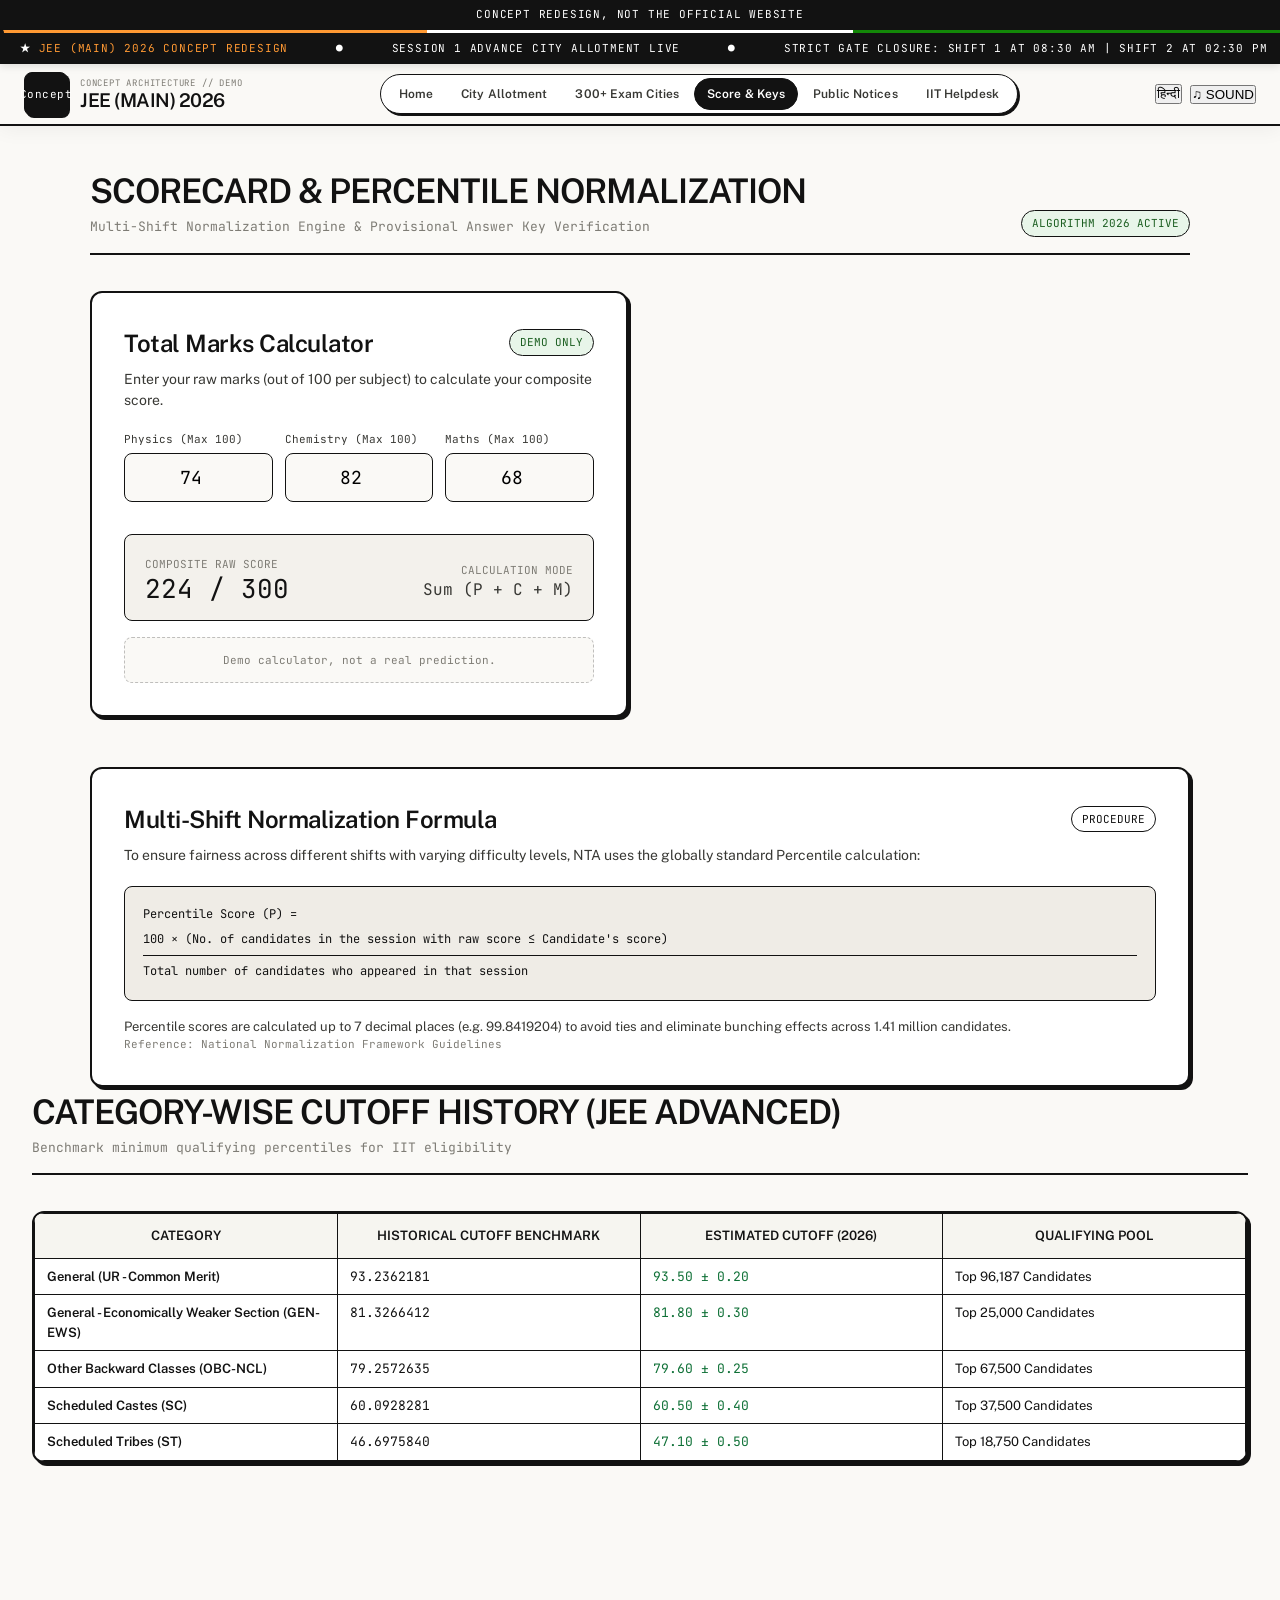
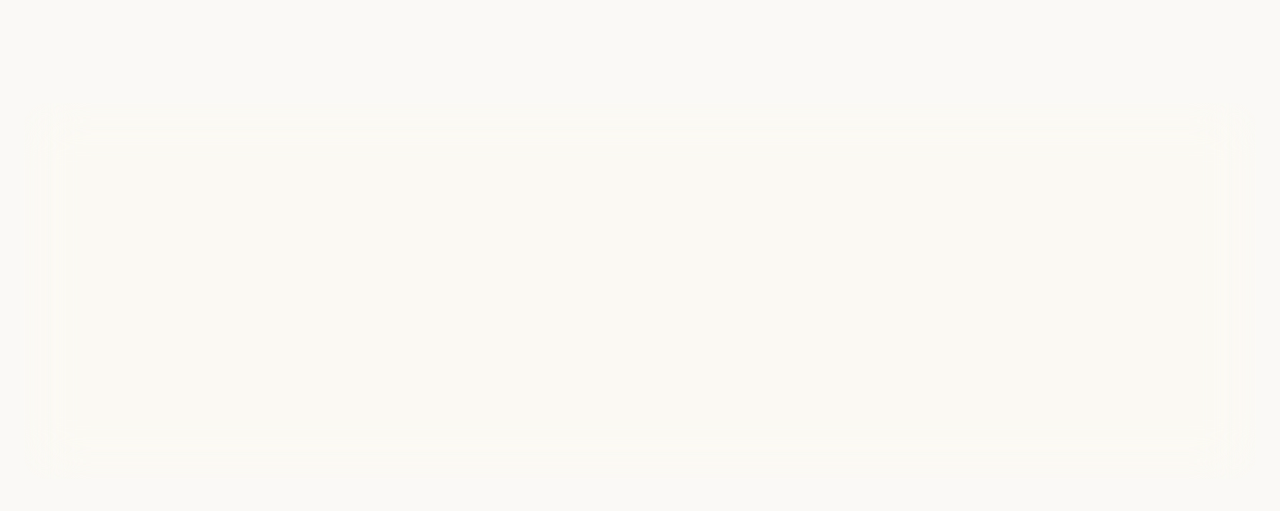
<file: scorecard.html>
<!DOCTYPE html>
<html lang="en">
<head>
  <meta charset="UTF-8">
  <meta name="viewport" content="width=device-width, initial-scale=1.0">
  <title>Scorecard & Percentile Normalization // JEE (Main) 2026 // National Examination Portal</title>
  <link rel="stylesheet" href="./styles.css">
</head>
<body>
  <div class="concept-disclaimer-topbar">Concept redesign, not the official website</div>

  <!-- Hairline Indian Tricolor Accent -->
  <div class="india-tricolor-bar">
    <div class="tri-saffron"></div>
    <div class="tri-white"></div>
    <div class="tri-green"></div>
  </div>

  <!-- Custom Interactive Cursor (Desktop) -->
  <div id="cursor-dot"></div>
  <div id="cursor-ring"></div>

  <!-- Urgent Live Marquee Ticker (Top of Screen) -->
  <div class="top-ticker-ribbon">
    <div class="ticker-track">
      <span>&#9733; <strong>JEE (MAIN) 2026 CONCEPT REDESIGN</strong></span>
      <span>&#9679;</span>
      <span>SESSION 1 ADVANCE CITY ALLOTMENT LIVE</span>
      <span>&#9679;</span>
      <span>STRICT GATE CLOSURE: SHIFT 1 AT 08:30 AM | SHIFT 2 AT 02:30 PM</span>
      <span>&#9679;</span>
      <span>INDEPENDENT DESIGN CONCEPT • DEMO</span>
      <span>&#9679;</span>
      <span>1,415,820 REGISTERED ASPIRANTS NATIONWIDE</span>
      <span>&#9679;</span>
      <span>312 INDIAN & INTERNATIONAL TEST CENTERS</span>
      <span>&#9679;</span>
      <span>EXAMINATION HELPLINE: 011-40759000 // 011-69227700</span>
      <span>&#9733; <strong>JEE (MAIN) 2026 CONCEPT REDESIGN</strong></span>
      <span>&#9679;</span>
      <span>SESSION 1 ADVANCE CITY ALLOTMENT LIVE</span>
      <span>&#9679;</span>
      <span>STRICT GATE CLOSURE: SHIFT 1 AT 08:30 AM | SHIFT 2 AT 02:30 PM</span>
      <span>&#9679;</span>
      <span>INDEPENDENT DESIGN CONCEPT • DEMO</span>
      <span>&#9679;</span>
      <span>1,415,820 REGISTERED ASPIRANTS NATIONWIDE</span>
      <span>&#9679;</span>
      <span>312 INDIAN & INTERNATIONAL TEST CENTERS</span>
      <span>&#9679;</span>
      <span>EXAMINATION HELPLINE: 011-40759000 // 011-69227700</span>
    </div>
  </div>

  <!-- Unified Luxury Institutional Header -->
  <header class="site-header">
    <div class="header-container">
      <a href="./index.html" class="header-brand">
        <div class="header-brand-logo concept-logo-placeholder">Concept</div>
        <div class="header-brand-text">
          <span class="header-brand-tag">CONCEPT ARCHITECTURE // DEMO</span>
          <span class="header-brand-title" id="txt-logo-title">JEE (MAIN) 2026</span>
        </div>
      </a>

      <nav class="header-nav-dock">
        <a href="./index.html" class="" id="nav-home">Home</a>
        <a href="./city-allotment.html" class="" id="nav-actions">City Allotment</a>
        <a href="./city-directory.html" class="" id="nav-tools">300+ Exam Cities</a>
        <a href="./scorecard.html" class="active" id="nav-scorecard">Score & Keys</a>
        <a href="./public-notices.html" class="" id="nav-notices">Public Notices</a>
        <a href="./helpdesk.html" class="" id="nav-helpdesk">IIT Helpdesk</a>
      </nav>

      <div class="header-actions">
        <button id="lang-toggle" class="header-btn" title="Toggle Language">&#2361;&#2367;&#2344;&#2381;&#2342;&#2368;</button>
        <button id="sound-toggle" class="header-btn" title="Toggle Audio Ambience">&#9835; SOUND</button>
      </div>
    </div>
  </header>

  <!-- Page Body -->
  <div class="content-wrapper" style="padding-top: 40px;">
    <div class="container" style="max-width: 1100px;">

      <div class="section-title-wrap">
        <div>
          <h2 class="section-headline">Scorecard & Percentile Normalization</h2>
          <p class="section-subline">Multi-Shift Normalization Engine & Provisional Answer Key Verification</p>
        </div>
        <span class="status-tag active">ALGORITHM 2026 ACTIVE</span>
      </div>

      <!-- Calculator Section -->
      <div class="tools-grid" style="margin-bottom: 50px;">
        <div class="tool-card">
          <div>
            <div class="tool-header-row">
              <h4 class="tool-title">Total Marks Calculator</h4>
              <span class="status-tag active">DEMO ONLY</span>
            </div>
            <p class="tool-sub">
              Enter your raw marks (out of 100 per subject) to calculate your composite score.
            </p>

            <div class="score-fields-trio">
              <div class="score-box-input">
                <label>Physics (Max 100)</label>
                <input type="number" id="p-score" min="0" max="100" value="74" class="search-input-clean">
              </div>
              <div class="score-box-input">
                <label>Chemistry (Max 100)</label>
                <input type="number" id="c-score" min="0" max="100" value="82" class="search-input-clean">
              </div>
              <div class="score-box-input">
                <label>Maths (Max 100)</label>
                <input type="number" id="m-score" min="0" max="100" value="68" class="search-input-clean">
              </div>
            </div>

            <div class="score-result-badge">
              <div>
                <span class="metric-name">Composite Raw Score</span>
                <div class="metric-val" id="total-raw-val">224 / 300</div>
              </div>
              <div style="text-align: right;">
                <span class="metric-name">Calculation Mode</span>
                <div class="metric-val" style="color: var(--ink-charcoal); font-size: 16px;">Sum (P + C + M)</div>
              </div>
            </div>
          </div>

          <div style="background: #FAF9F6; border: 1px dashed rgba(18,18,18,0.25); border-radius: 8px; padding: 14px; font-family: var(--font-mono); font-size: 11px; color: var(--ink-light); text-align: center;">
            Demo calculator, not a real prediction.
          </div>
          </div>
        </div>

        <!-- Normalization Formula Explanation -->
        <div class="tool-card">
          <div>
            <div class="tool-header-row">
              <h4 class="tool-title">Multi-Shift Normalization Formula</h4>
              <span class="status-tag">PROCEDURE</span>
            </div>
            <p class="tool-sub">
              To ensure fairness across different shifts with varying difficulty levels, NTA uses the globally standard Percentile calculation:
            </p>

            <div style="background: #EFECE6; border: 1.5px solid #121212; border-radius: 8px; padding: 18px; margin-bottom: 16px; font-family: var(--font-mono); font-size: 12px; line-height: 1.6;">
              <strong>Percentile Score (P) =</strong><br>
              <div style="border-bottom: 1.5px solid #121212; padding: 6px 0; margin-bottom: 6px; font-weight: 800;">
                100 &times; (No. of candidates in the session with raw score &le; Candidate's score)
              </div>
              <div>
                Total number of candidates who appeared in that session
              </div>
            </div>

            <p style="font-size: 13px; color: var(--ink-charcoal); line-height: 1.5;">
              Percentile scores are calculated up to 7 decimal places (e.g. 99.8419204) to avoid ties and eliminate bunching effects across 1.41 million candidates.
            </p>
          </div>

          <div style="font-family: var(--font-mono); font-size: 11px; color: var(--ink-light);">
            Reference: National Normalization Framework Guidelines
          </div>
        </div>
      </div>

      <!-- Cutoff Benchmarks Table -->
      <div class="section-title-wrap">
        <div>
          <h3 class="section-headline">Category-Wise Cutoff History (JEE Advanced)</h3>
          <p class="section-subline">Benchmark minimum qualifying percentiles for IIT eligibility</p>
        </div>
      </div>

      <div class="notices-table-clean" style="margin-bottom: 60px;">
        <table class="slip-table" style="margin-bottom: 0;">
          <thead>
            <tr style="background: #EFECE6;">
              <th style="padding: 12px 16px; font-size: 13px;">CATEGORY</th>
              <th style="padding: 12px 16px; font-size: 13px;">HISTORICAL CUTOFF BENCHMARK</th>
              <th style="padding: 12px 16px; font-size: 13px;">ESTIMATED CUTOFF (2026)</th>
              <th style="padding: 12px 16px; font-size: 13px;">QUALIFYING POOL</th>
            </tr>
          </thead>
          <tbody>
            <tr>
              <td><strong>General (UR - Common Merit)</strong></td>
              <td style="font-family: var(--font-mono); font-weight: 800;">93.2362181</td>
              <td style="font-family: var(--font-mono); font-weight: 900; color: #0E7036;">93.50 &plusmn; 0.20</td>
              <td>Top 96,187 Candidates</td>
            </tr>
            <tr>
              <td><strong>General - Economically Weaker Section (GEN-EWS)</strong></td>
              <td style="font-family: var(--font-mono); font-weight: 800;">81.3266412</td>
              <td style="font-family: var(--font-mono); font-weight: 900; color: #0E7036;">81.80 &plusmn; 0.30</td>
              <td>Top 25,000 Candidates</td>
            </tr>
            <tr>
              <td><strong>Other Backward Classes (OBC-NCL)</strong></td>
              <td style="font-family: var(--font-mono); font-weight: 800;">79.2572635</td>
              <td style="font-family: var(--font-mono); font-weight: 900; color: #0E7036;">79.60 &plusmn; 0.25</td>
              <td>Top 67,500 Candidates</td>
            </tr>
            <tr>
              <td><strong>Scheduled Castes (SC)</strong></td>
              <td style="font-family: var(--font-mono); font-weight: 800;">60.0928281</td>
              <td style="font-family: var(--font-mono); font-weight: 900; color: #0E7036;">60.50 &plusmn; 0.40</td>
              <td>Top 37,500 Candidates</td>
            </tr>
            <tr>
              <td><strong>Scheduled Tribes (ST)</strong></td>
              <td style="font-family: var(--font-mono); font-weight: 800;">46.6975840</td>
              <td style="font-family: var(--font-mono); font-weight: 900; color: #0E7036;">47.10 &plusmn; 0.50</td>
              <td>Top 18,750 Candidates</td>
            </tr>
          </tbody>
        </table>
      </div>

    </div>
  </div>

      <!-- Modern Liquid Glass Institutional Footer -->
    <!-- Modern Liquid Glass Institutional Footer -->
    <!-- Perfected Modern Liquid Glass Footer -->
  <footer class="gov-footer">
    <div class="footer-tricolor-accent">
      <div class="tri-saffron"></div>
      <div class="tri-white"></div>
      <div class="tri-green"></div>
    </div>
    <div class="footer-glass-inner">
      <div class="footer-top-grid">
        <div class="footer-brand-liquid">
          <div class="brand-row">
            <div class="footer-logo-placeholder">Concept</div>
            <div>
              <div class="brand-tagline">INDEPENDENT CONCEPT REDESIGN</div>
              <h3>JEE (MAIN) 2026</h3>
            </div>
          </div>
          <p>
            The Joint Entrance Examination (Main) is conducted by the National Testing Agency for transparent undergraduate engineering admissions across NITs, IIITs, CFTIs, and as eligibility for JEE (Advanced).
          </p>
          <div class="footer-badges-strip">
            <span class="badge-chip-green">&#9679; 256-Bit NIC Cloud Grid</span>
            <span class="badge-chip-blue">&#128274; SSO Demo</span>
          </div>
        </div>

        <div>
          <div class="footer-col-title">CANDIDATE SERVICES</div>
          <ul class="footer-links-list">
            <li><a href="./city-allotment.html">Advance City Allotment &rarr;</a></li>
            <li><a href="./city-directory.html">300+ Exam Cities &rarr;</a></li>
            <li><a href="./scorecard.html">Scorecard & Answer Keys &rarr;</a></li>
            <li><a href="./public-notices.html">Bulletins & Archive &rarr;</a></li>
            <li><a href="./helpdesk.html">IIT Zonal Helpdesk &rarr;</a></li>
          </ul>
        </div>

        <div>
          <div class="footer-col-title">NATIONAL NODES</div>
          <ul class="footer-links-list">
            <li><a href="https://www.education.gov.in/" target="_blank" rel="noopener">Ministry of Education &rarr;</a></li>
            <li><a href="https://nta.ac.in/" target="_blank" rel="noopener">National Testing Agency &rarr;</a></li>
            <li><a href="https://jeeadv.ac.in/" target="_blank" rel="noopener">JEE (Advanced) 2026 &rarr;</a></li>
            <li><a href="https://josaa.nic.in/" target="_blank" rel="noopener">JoSAA Seat Allocation &rarr;</a></li>
            <li><a href="https://digilocker.gov.in/" target="_blank" rel="noopener">External: DigiLocker &rarr;</a></li>
          </ul>
        </div>

        <div>
          <div class="footer-col-title">EXAMINATION HELPLINE DESK</div>
          <div class="footer-helpline-card">
            <div><strong>Toll-Free Helpline:</strong> 011-40759000</div>
            <div><strong>Alternate Helpline:</strong> 011-69227700</div>
            <div><strong>Inquiries Email:</strong> jeemain@nta.ac.in</div>
            <div style="margin-top: 6px; color: var(--ink-light); font-size: 10px;">First Floor, NSIC-MDBP Building, Okhla Industrial Estate, Phase III, New Delhi - 110020</div>
          </div>
        </div>
      </div>

      <div class="footer-bottom-bar">
        <div>
          <span>Concept redesign mockup. Not affiliated with any official agency.</span>
          <span>&bull;</span>
          <span>Bilingual Examination Architecture</span>
        </div>
        <div>
          <span>Engineered for 1.41 Million Indian Aspirants</span>
        </div>
      </div>
    </div>
  </footer>

  <script>
    const pIn = document.getElementById('p-score');
    const cIn = document.getElementById('c-score');
    const mIn = document.getElementById('m-score');
    const totalEl = document.getElementById('total-raw-val');

    function calc() {
      const p = Math.max(0, Math.min(100, parseInt(pIn.value) || 0));
      const c = Math.max(0, Math.min(100, parseInt(cIn.value) || 0));
      const m = Math.max(0, Math.min(100, parseInt(mIn.value) || 0));
      const total = p + c + m;
      totalEl.textContent = `${total} / 300`;
    }

    [pIn, cIn, mIn].forEach(i => i.addEventListener('input', calc));
  </script>

  

</body>
</html>
</file>
<file: styles.css>
/* Visible Concept Disclaimer Topbar */
.concept-disclaimer-topbar {
  background: var(--ink-black, #14140F);
  color: #FFFFFF;
  text-align: center;
  font-family: var(--font-mono, monospace);
  font-size: 11px;
  font-weight: 800;
  letter-spacing: 0.8px;
  padding: 6px 12px;
  text-transform: uppercase;
  border-bottom: 1.5px solid var(--ink-black, #14140F);
  width: 100%;
  position: relative;
  z-index: 10000;
}
/* ==========================================================================
   JEE MAIN REDESIGN — EDITORIAL SKETCHBOOK CONCEPT
   Examination Architecture Concept
   Monochrome Ink & Sketch Paper Aesthetic • Engineered by Srijan Pandey
   ========================================================================== */

:root {
  /* Natural Sketchbook Cream Paper & Carbon Ink Palette */
  --bg-paper: #FAF9F6;           /* Natural warm sketchbook cream */
  --bg-card: #FFFFFF;            /* Pure white card fill */
  --bg-subtle: #F3F1EC;          /* Soft grey paper tone */
  --bg-input: #FAF9F6;           /* Crisp input canvas */
  
  --ink-black: #121212;          /* Deep rich carbon ink */
  --ink-charcoal: #383834;       /* Pencil charcoal for body */
  --ink-light: #7E7C75;          /* Graphite sketch grey */
  --ink-muted: #A09E96;          /* Faint graphite guideline */
  --ink-border: #121212;         /* Crisp structural black lines */

  /* Semantic Editorial Accents */
  --accent-saffron: #FF9933;     /* Indian Tiranga Saffron */
  --accent-green: #138808;       /* Indian Tiranga Green */
  --accent-blue: #000080;        /* Ashoka Chakra Blue */
  --status-active: #059669;      /* Success ink green */
  --status-urgent: #DC2626;      /* Caution red ink */

  /* Typography */
  --font-serif: 'Newsreader', Georgia, serif;
  --font-sans: 'Public Sans', -apple-system, BlinkMacSystemFont, "Segoe UI", Roboto, sans-serif;
  --font-mono: 'JetBrains Mono', monospace;

  /* Crisp Hand-Drawn Borders & Tactile Offset Shadows */
  --border-thick: 2px solid var(--ink-black);
  --border-medium: 1.5px solid var(--ink-black);
  --border-thin: 1px solid var(--ink-black);
  
  --shadow-offset: 3px 3px 0px var(--ink-black);
  --shadow-offset-hover: 5px 5px 0px var(--ink-black);
  --shadow-large: 6px 6px 0px var(--ink-black);
}

/* Local Fonts */
@font-face {
  font-family: 'Newsreader';
  src: url('./fonts/Newsreader-600.ttf') format('truetype');
  font-weight: 600;
  font-style: normal;
  font-display: swap;
}
@font-face {
  font-family: 'Newsreader';
  src: url('./fonts/Newsreader-400.ttf') format('truetype');
  font-weight: 400;
  font-style: normal;
  font-display: swap;
}
@font-face {
  font-family: 'Public Sans';
  src: url('./fonts/PublicSans-600.ttf') format('truetype');
  font-weight: 600 900;
  font-style: normal;
  font-display: swap;
}
@font-face {
  font-family: 'Public Sans';
  src: url('./fonts/PublicSans-400.ttf') format('truetype');
  font-weight: 400 500;
  font-style: normal;
  font-display: swap;
}
@font-face {
  font-family: 'JetBrains Mono';
  src: url('./fonts/JetBrainsMono-400.ttf') format('truetype');
  font-weight: 100 800;
  font-style: normal;
  font-display: swap;
}

/* Global Reset & Natural Paper Canvas */
* {
  margin: 0;
  padding: 0;
  box-sizing: border-box;
}

html, body {
  width: 100%;
  background-color: var(--bg-paper);
  color: var(--ink-black);
  font-family: var(--font-sans);
  line-height: 1.5;
  -webkit-font-smoothing: antialiased;
  overflow-x: hidden;
  cursor: default;
}

/* Custom Interactive Cursor */
#cursor-dot {
  position: fixed;
  width: 8px;
  height: 8px;
  background: var(--ink-black);
  border-radius: 50%;
  pointer-events: none;
  z-index: 99999;
  transform: translate(-50%, -50%);
  transition: transform 0.05s ease-out;
}

#cursor-ring {
  position: fixed;
  width: 32px;
  height: 32px;
  border: 1.5px solid var(--ink-black);
  border-radius: 50%;
  pointer-events: none;
  z-index: 99998;
  transform: translate(-50%, -50%);
  opacity: 0;
  transition: width 0.2s, height 0.2s, opacity 0.2s, background-color 0.2s;
}

body.hovering #cursor-ring {
  width: 48px;
  height: 48px;
  opacity: 1;
  background: rgba(18, 18, 18, 0.06);
}

/* Hairline Minimalist Indian Tricolor Accent */
.india-tricolor-bar {
  display: flex;
  width: 100%;
  height: 3px;
  position: relative;
  z-index: 400;
}
.tri-saffron { flex: 1; background: var(--accent-saffron); }
.tri-white { flex: 1; background: #FFFFFF; }
.tri-green { flex: 1; background: var(--accent-green); }

/* ==========================================================================
   TOP TICKER RIBBON (Monolithic Black & White Ticker)
   ========================================================================== */
.top-ticker-ribbon {
  width: 100%;
  background: var(--ink-black);
  color: #FFFFFF;
  padding: 7px 0;
  overflow: hidden;
  white-space: nowrap;
  font-family: var(--font-mono);
  font-size: 11px;
  font-weight: 700;
  letter-spacing: 0.8px;
  border-bottom: 1.5px solid var(--ink-black);
  position: sticky;
  top: 0;
  z-index: 360;
  box-shadow: 0 2px 8px rgba(0,0,0,0.12);
}
.ticker-track {
  display: inline-block;
  animation: tickerScroll 48s linear infinite;
}
.ticker-track span {
  margin: 0 20px;
}
.ticker-track strong {
  color: var(--accent-saffron);
}
@keyframes tickerScroll {
  0% { transform: translateX(0); }
  100% { transform: translateX(-50%); }
}

/* ==========================================================================
   UNIFIED LUXURY INSTITUTIONAL HEADER
   ========================================================================== */
header.site-header {
  position: sticky;
  top: 30px;
  z-index: 350;
  background: rgba(250, 249, 246, 0.98);
  backdrop-filter: blur(16px);
  border-bottom: 2px solid var(--ink-black);
  box-shadow: 0 4px 20px rgba(18, 18, 18, 0.05);
}
.header-container {
  max-width: 1440px;
  margin: 0 auto;
  padding: 8px 24px;
  display: flex;
  justify-content: space-between;
  align-items: center;
  gap: 12px;
}

/* Left Brand Group */
.header-brand {
  display: flex;
  align-items: center;
  gap: 12px;
  text-decoration: none;
  color: var(--ink-black);
  flex-shrink: 0;
}
.header-brand-logo {
  width: 44px;
  height: 44px;
  object-fit: contain;
  border-radius: 50%;
  border: 1.5px solid var(--ink-black);
  background: #FFFFFF;
  box-shadow: 2px 2px 0px var(--ink-black);
  transition: transform 0.2s cubic-bezier(0.2, 0.8, 0.2, 1);
}
.header-brand:hover .header-brand-logo {
  transform: scale(1.06) rotate(3deg);
}
.header-brand-text {
  display: flex;
  flex-direction: column;
}
.header-brand-tag {
  font-family: var(--font-mono);
  font-size: 9px;
  font-weight: 800;
  letter-spacing: 0.8px;
  color: var(--ink-light);
  text-transform: uppercase;
}
.header-brand-title {
  font-family: var(--font-sans);
  font-size: 19px;
  font-weight: 900;
  letter-spacing: -0.5px;
  line-height: 1.1;
  color: var(--ink-black);
}

/* Center Capsule Navigation Dock */
.header-nav-dock {
  display: flex;
  align-items: center;
  background: #FFFFFF;
  border: 1.5px solid var(--ink-black);
  border-radius: 999px;
  padding: 3px 5px;
  box-shadow: 2px 2px 0px var(--ink-black);
  gap: 2px;
  flex-shrink: 0;
}
.header-nav-dock a {
  color: var(--ink-charcoal);
  text-decoration: none;
  font-family: var(--font-sans);
  font-size: 12px;
  font-weight: 800;
  letter-spacing: 0.1px;
  padding: 6px 12px;
  border-radius: 999px;
  border: 1.5px solid transparent;
  transition: all 0.15s ease;
  white-space: nowrap;
}
.header-nav-dock a:hover {
  background: #F3F1EC;
  color: var(--ink-black);
}
.header-nav-dock a.active {
  background: var(--ink-black);
  color: #FFFFFF;
  border-color: var(--ink-black);
}

/* Right Utility Actions */
.header-actions {
  display: flex;
  align-items: center;
  gap: 8px;
  flex-shrink: 0;
}
/* Timer styles removed */

/* ==========================================================================
   HERO SECTION: LIVING SKETCH CANVAS BACKGROUND
   ========================================================================== */
.hero,
.hero-stage {
  position: relative;
  width: 100%;
  min-height: 90vh;
  display: flex;
  flex-direction: column;
  justify-content: center;
  align-items: center;
  padding: 60px 24px 80px;
  overflow: hidden;
  background-color: var(--bg-paper);
}

#hero-living-canvas {
  position: absolute;
  top: 0;
  left: 0;
  width: 100%;
  height: 100%;
  z-index: 1;
  pointer-events: auto;
}

.hero-content {
  position: relative;
  z-index: 10;
  text-align: center;
  max-width: 860px;
  margin: 0 auto;
  pointer-events: none;
}
.hero-content * {
  pointer-events: auto;
}

.dontlookup-title {
  font-family: var(--font-sans);
  font-weight: 900;
  font-size: 130px;
  line-height: 0.88;
  letter-spacing: -6px;
  color: var(--ink-black);
  text-transform: uppercase;
  margin-bottom: 24px;
  user-select: none;
}
.dontlookup-title span.target-eye {
  display: inline-block;
  position: relative;
}
.dontlookup-title span.target-eye::after {
  content: '';
  position: absolute;
  width: 18px;
  height: 18px;
  border-radius: 50%;
  background: var(--ink-black);
  top: 50%;
  left: 50%;
  transform: translate(-50%, -50%);
}

.hero-manifesto-sub {
  font-family: var(--font-sans);
  font-size: 20px;
  font-weight: 600;
  color: var(--ink-charcoal);
  margin-bottom: 34px;
  line-height: 1.4;
  letter-spacing: -0.2px;
}

.hero-action-buttons {
  display: flex;
  align-items: center;
  justify-content: center;
  gap: 16px;
  margin-bottom: 40px;
}
.btn-primary-pill {
  background: var(--ink-black);
  color: #FFFFFF;
  border: 2px solid var(--ink-black);
  padding: 14px 38px;
  border-radius: 999px;
  font-family: var(--font-mono);
  font-size: 14px;
  font-weight: 800;
  letter-spacing: 0.5px;
  text-decoration: none;
  cursor: pointer;
  transition: transform 0.15s, background-color 0.15s;
  box-shadow: var(--shadow-offset);
}
.btn-primary-pill:hover {
  transform: scale(1.04);
  background: #000000;
  box-shadow: var(--shadow-offset-hover);
}
.btn-secondary-pill {
  background: var(--bg-card);
  color: var(--ink-black);
  border: 2px solid var(--ink-black);
  padding: 14px 34px;
  border-radius: 999px;
  font-family: var(--font-mono);
  font-size: 14px;
  font-weight: 800;
  letter-spacing: 0.5px;
  text-decoration: none;
  cursor: pointer;
  transition: transform 0.15s, background-color 0.15s;
  box-shadow: var(--shadow-offset);
}
.btn-secondary-pill:hover {
  transform: scale(1.04);
  background: var(--bg-subtle);
  box-shadow: var(--shadow-offset-hover);
}

.hero-bottom-telemetry {
  display: flex;
  justify-content: center;
  align-items: center;
  gap: 20px;
  font-family: var(--font-mono);
  font-size: 12px;
  color: var(--ink-light);
  border-top: 1px dashed rgba(18, 18, 18, 0.2);
  padding-top: 18px;
}

/* Minimalist Cookie / Notice Toast */
.sketch-notice-toast {
  position: fixed;
  bottom: 24px;
  left: 24px;
  z-index: 400;
  background: var(--bg-card);
  border: var(--border-thick);
  border-radius: 12px;
  padding: 16px 20px;
  box-shadow: var(--shadow-offset);
  max-width: 320px;
  font-size: 12px;
}
.sketch-notice-toast p {
  color: var(--ink-charcoal);
  margin-bottom: 12px;
  line-height: 1.4;
}
.toast-buttons {
  display: flex;
  gap: 8px;
}
.toast-btn {
  padding: 6px 14px;
  border-radius: 999px;
  font-family: var(--font-mono);
  font-size: 11px;
  font-weight: 800;
  cursor: pointer;
}
.toast-btn.toast-btn-dark {
  background: var(--ink-black);
  color: #FFFFFF;
  border: var(--border-thin);
}
.toast-btn.toast-btn-light {
  background: var(--bg-card);
  color: var(--ink-black);
  border: var(--border-thin);
}

/* Ticker Marquee Caution Strip */
.marquee-wrapper {
  overflow: hidden;
  white-space: nowrap;
  background: var(--ink-black);
  color: #FFFFFF;
  padding: 12px 0;
  font-family: var(--font-mono);
  font-size: 13px;
  font-weight: 700;
  letter-spacing: 0.8px;
  border-top: var(--border-thick);
  border-bottom: var(--border-thick);
}
.marquee-track {
  display: inline-block;
  animation: marqueeRoll 32s linear infinite;
}
.marquee-track span {
  margin: 0 28px;
}
@keyframes marqueeRoll {
  0% { transform: translateX(0); }
  100% { transform: translateX(-50%); }
}

/* ==========================================================================
   MINIMALIST EDITORIAL CONTENT SECTIONS (THE GROUND)
   ========================================================================== */
.content-wrapper {
  position: relative;
  z-index: 20;
  background: var(--bg-paper);
  padding: 80px 32px 100px;
}
.container {
  max-width: 1400px;
  margin: 0 auto;
}

.section-title-wrap {
  display: flex;
  justify-content: space-between;
  align-items: flex-end;
  border-bottom: var(--border-thick);
  padding-bottom: 16px;
  margin-bottom: 36px;
}
.section-headline {
  font-family: var(--font-sans);
  font-size: 34px;
  font-weight: 900;
  letter-spacing: -1px;
  text-transform: uppercase;
}
.section-subline {
  font-family: var(--font-mono);
  font-size: 13px;
  color: var(--ink-light);
}

/* Candidate Activity Services (4 Grand Bento Pillars) */
.bento-grid {
  display: grid;
  grid-template-columns: repeat(12, 1fr);
  gap: 24px;
  margin-bottom: 80px;
}
.bento-card {
  background: var(--bg-card);
  border: var(--border-thick);
  border-radius: 12px;
  padding: 32px;
  display: flex;
  flex-direction: column;
  justify-content: space-between;
  box-shadow: var(--shadow-offset);
  transition: transform 0.2s cubic-bezier(0.2, 0.8, 0.2, 1), box-shadow 0.2s;
  text-decoration: none;
  color: inherit;
}
.bento-card:hover {
  transform: translate(-3px, -3px);
  box-shadow: var(--shadow-offset-hover);
}

.card-primary {
  grid-column: span 7;
  min-height: 320px;
}
.card-secondary {
  grid-column: span 5;
  min-height: 320px;
}
.card-half-1 {
  grid-column: span 6;
  min-height: 280px;
}
.card-half-2 {
  grid-column: span 6;
  min-height: 280px;
}

.card-header-row {
  display: flex;
  justify-content: space-between;
  align-items: center;
  margin-bottom: 20px;
}
.card-icon-box {
  width: 44px;
  height: 44px;
  background: var(--bg-paper);
  border: var(--border-medium);
  border-radius: 8px;
  display: flex;
  align-items: center;
  justify-content: center;
  font-weight: 800;
}
.status-tag {
  font-family: var(--font-mono);
  font-size: 11px;
  font-weight: 800;
  padding: 4px 10px;
  border-radius: 999px;
  border: 1px solid var(--ink-black);
}
.status-tag.active {
  background: #E8F5E9;
  color: #1B5E20;
}
.status-tag.pending {
  background: #FFF8E1;
  color: #B78103;
}

.card-content h3 {
  font-family: var(--font-sans);
  font-size: 24px;
  font-weight: 800;
  letter-spacing: -0.5px;
  margin-bottom: 8px;
}
.card-content p {
  font-size: 14px;
  color: var(--ink-charcoal);
  margin-bottom: 20px;
  line-height: 1.5;
}

.gov-logo {
  width: 52px;
  height: 52px;
  object-fit: contain;
  border-radius: 50%;
  box-shadow: 0 2px 8px rgba(0,0,0,0.12);
  border: 1.5px solid var(--ink-black);
  background: #FFFFFF;
  flex-shrink: 0;
}

/* Refined Telemetry Strip in Hero */
.hero-telemetry {
  display: flex;
  align-items: center;
  justify-content: center;
  gap: 24px;
  font-family: var(--font-mono);
  font-size: 11px;
  font-weight: 700;
  color: var(--ink-charcoal);
  border-top: 1px dashed rgba(18, 18, 18, 0.25);
  padding-top: 18px;
  margin-top: 24px;
  flex-wrap: wrap;
}
.telemetry-item {
  display: flex;
  align-items: center;
  gap: 6px;
}
.telemetry-item strong {
  font-weight: 900;
  color: var(--ink-black);
}

/* Authentic Institutional Security & Credential Badges */
.credential-auth-badge {
  background: #FAF9F6;
  border: 1.5px solid var(--ink-black);
  border-radius: 8px;
  padding: 16px 18px;
  margin: 18px 0 22px;
  display: flex;
  justify-content: space-between;
  align-items: center;
  box-shadow: 2px 2px 0px rgba(18, 18, 18, 0.12);
}
.auth-provider {
  display: flex;
  align-items: center;
  gap: 12px;
}
.auth-icon {
  width: 38px;
  height: 38px;
  border-radius: 6px;
  background: var(--bg-paper);
  border: 1px solid var(--ink-black);
  display: flex;
  align-items: center;
  justify-content: center;
  font-size: 18px;
  flex-shrink: 0;
}
.auth-status-chip {
  font-family: var(--font-mono);
  font-size: 10px;
  font-weight: 800;
  padding: 4px 10px;
  border-radius: 4px;
  background: #E8F5E9;
  color: #1B5E20;
  border: 1px solid #1B5E20;
  letter-spacing: 0.5px;
}
.credential-specimen-grid {
  display: grid;
  grid-template-columns: 1fr 1fr;
  gap: 10px;
  font-family: var(--font-mono);
  font-size: 11px;
  margin-top: 8px;
  padding-top: 8px;
  border-top: 1px dashed rgba(18, 18, 18, 0.2);
}
.specimen-cell {
  display: flex;
  flex-direction: column;
}
.specimen-label {
  font-size: 9px;
  color: var(--ink-light);
  text-transform: uppercase;
  font-weight: 700;
}
.specimen-val {
  font-weight: 800;
  color: var(--ink-black);
}

.btn-action {
  display: flex;
  align-items: center;
  justify-content: space-between;
  width: 100%;
  padding: 12px 20px;
  border: var(--border-medium);
  border-radius: 8px;
  background: var(--ink-black);
  color: #FFFFFF;
  font-family: var(--font-mono);
  font-size: 13px;
  font-weight: 800;
  cursor: pointer;
  transition: background-color 0.15s;
  text-decoration: none;
}
.btn-action:hover {
  background: #000000;
}
.btn-action.ghost {
  background: var(--bg-card);
  color: var(--ink-black);
}
.btn-action.ghost:hover {
  background: var(--bg-subtle);
}

/* ==========================================================================
   INTERACTIVE CANDIDATE UTILITY SUITE (CITY DIRECTORY & SCORE PREDICTOR)
   ========================================================================== */
.tools-grid {
  display: grid;
  grid-template-columns: 1fr 1fr;
  gap: 24px;
  margin-bottom: 80px;
}
.tool-card {
  background: var(--bg-card);
  border: var(--border-thick);
  border-radius: 12px;
  padding: 32px;
  box-shadow: var(--shadow-offset);
  display: flex;
  flex-direction: column;
  justify-content: space-between;
}
.tool-header-row {
  display: flex;
  justify-content: space-between;
  align-items: center;
  margin-bottom: 8px;
}
.tool-title {
  font-family: var(--font-sans);
  font-size: 24px;
  font-weight: 900;
  letter-spacing: -0.5px;
}
.tool-sub {
  font-size: 14px;
  color: var(--ink-charcoal);
  margin-bottom: 20px;
}

.search-input-clean {
  width: 100%;
  background: var(--bg-input);
  border: var(--border-medium);
  border-radius: 8px;
  padding: 12px 16px;
  font-family: var(--font-mono);
  font-size: 13px;
  outline: none;
  margin-bottom: 12px;
}
.city-select-clean {
  width: 100%;
  background: var(--bg-input);
  border: var(--border-medium);
  border-radius: 8px;
  padding: 10px 14px;
  font-family: var(--font-sans);
  font-size: 13px;
  font-weight: 700;
  outline: none;
  margin-bottom: 12px;
}
.city-feed-box {
  background: var(--bg-input);
  border: var(--border-medium);
  border-radius: 8px;
  max-height: 220px;
  overflow-y: auto;
  padding: 8px;
}
.city-row {
  display: flex;
  justify-content: space-between;
  align-items: center;
  padding: 10px 14px;
  background: #FFFFFF;
  border-radius: 6px;
  margin-bottom: 6px;
  font-size: 13px;
  border: 1px solid rgba(18, 18, 18, 0.15);
}
.city-name-txt {
  font-weight: 800;
}
.city-code-txt {
  font-family: var(--font-mono);
  font-size: 11px;
  background: var(--bg-subtle);
  border: 1px solid var(--ink-black);
  padding: 2px 8px;
  border-radius: 4px;
  font-weight: 700;
}

/* Score Calculator Inputs */
.score-fields-trio {
  display: grid;
  grid-template-columns: repeat(3, 1fr);
  gap: 12px;
  margin-bottom: 20px;
}
.score-box-input label {
  display: block;
  font-family: var(--font-mono);
  font-size: 11px;
  font-weight: 800;
  color: var(--ink-charcoal);
  margin-bottom: 6px;
}
.score-box-input input {
  width: 100%;
  background: var(--bg-input);
  border: var(--border-medium);
  border-radius: 8px;
  padding: 12px;
  font-family: var(--font-mono);
  font-size: 18px;
  font-weight: 800;
  text-align: center;
  outline: none;
}

.score-result-badge {
  background: var(--bg-subtle);
  border: var(--border-medium);
  border-radius: 8px;
  padding: 16px 20px;
  display: flex;
  justify-content: space-between;
  align-items: center;
  margin-bottom: 16px;
}
.metric-name {
  font-family: var(--font-mono);
  font-size: 11px;
  font-weight: 700;
  color: var(--ink-light);
  text-transform: uppercase;
}
.metric-val {
  font-size: 26px;
  font-weight: 900;
  font-family: var(--font-mono);
  line-height: 1.1;
}

/* ==========================================================================
   PUBLIC NOTICES & CIRCULARS TABLE
   ========================================================================== */
.notices-section {
  margin-bottom: 80px;
}
.notices-table-clean {
  background: var(--bg-card);
  border: var(--border-thick);
  border-radius: 12px;
  box-shadow: var(--shadow-offset);
  overflow: hidden;
}
.notice-row-clean {
  display: grid;
  grid-template-columns: 140px 1fr 140px 160px;
  align-items: center;
  padding: 18px 24px;
  border-bottom: 1px solid rgba(18, 18, 18, 0.12);
  transition: background-color 0.15s;
}
.notice-row-clean:last-child {
  border-bottom: none;
}
.notice-row-clean:hover {
  background: #FAF9F6;
}
.notice-date-mono {
  font-family: var(--font-mono);
  font-size: 12px;
  font-weight: 800;
  color: var(--ink-charcoal);
}
.notice-title-clean {
  font-size: 15px;
  font-weight: 700;
  line-height: 1.4;
  padding-right: 20px;
}
.notice-title-clean small {
  display: block;
  font-family: var(--font-mono);
  font-size: 11px;
  color: var(--ink-light);
  font-weight: 400;
  margin-top: 4px;
}
.notice-category-tag {
  font-family: var(--font-mono);
  font-size: 11px;
  font-weight: 700;
  padding: 4px 10px;
  border-radius: 4px;
  border: 1px solid rgba(18, 18, 18, 0.2);
  background: var(--bg-subtle);
  display: inline-block;
  text-align: center;
}
.btn-pdf-download {
  font-family: var(--font-mono);
  font-size: 12px;
  font-weight: 800;
  text-decoration: none;
  color: var(--ink-black);
  border: var(--border-thin);
  border-radius: 6px;
  padding: 6px 12px;
  display: inline-flex;
  align-items: center;
  gap: 6px;
  background: #FFFFFF;
  transition: all 0.15s;
}
.btn-pdf-download:hover {
  background: var(--ink-black);
  color: #FFFFFF;
}

/* ==========================================================================
   EXAMINATION SCHEME & PAPER STRUCTURE
   ========================================================================== */
.scheme-grid {
  display: grid;
  grid-template-columns: repeat(3, 1fr);
  gap: 24px;
  margin-bottom: 80px;
}
.scheme-card {
  background: var(--bg-card);
  border: var(--border-thick);
  border-radius: 12px;
  padding: 28px;
  box-shadow: var(--shadow-offset);
}
.scheme-card h4 {
  font-family: var(--font-sans);
  font-size: 20px;
  font-weight: 900;
  margin-bottom: 12px;
}
.scheme-card p {
  font-size: 14px;
  color: var(--ink-charcoal);
  margin-bottom: 16px;
  line-height: 1.4;
}
.scheme-list {
  list-style: none;
  font-family: var(--font-mono);
  font-size: 12px;
}
.scheme-list li {
  padding: 6px 0;
  border-bottom: 1px dashed rgba(18, 18, 18, 0.15);
  display: flex;
  justify-content: space-between;
}

/* ==========================================================================
   IIT ZONAL COORDINATION & HELPDESK MATRIX
   ========================================================================== */
.helpdesk-grid {
  display: grid;
  grid-template-columns: repeat(auto-fit, minmax(300px, 1fr));
  gap: 20px;
  margin-bottom: 80px;
}
.helpdesk-card {
  background: var(--bg-card);
  border: var(--border-thick);
  border-radius: 12px;
  padding: 24px;
  box-shadow: var(--shadow-offset);
}
.helpdesk-zone-name {
  font-family: var(--font-sans);
  font-size: 18px;
  font-weight: 900;
  margin-bottom: 6px;
}
.helpdesk-jurisdiction {
  font-size: 12px;
  color: var(--ink-light);
  margin-bottom: 14px;
}
.helpdesk-contact-row {
  font-family: var(--font-mono);
  font-size: 12px;
  padding: 4px 0;
  display: flex;
  align-items: center;
  gap: 8px;
}

/* ==========================================================================
   MODERN LIQUID GLASS FOOTER
   ========================================================================== */
.gov-footer {
  margin: 60px 24px 32px 24px;
  background: rgba(255, 255, 255, 0.78);
  backdrop-filter: blur(24px) saturate(180%);
  -webkit-backdrop-filter: blur(24px) saturate(180%);
  border: 1.5px solid var(--ink-black);
  border-radius: 24px;
  box-shadow: 4px 4px 0px var(--ink-black);
  padding: 44px 44px 28px 44px;
  color: var(--ink-black);
}

.footer-glass-inner {
  max-width: 1380px;
  margin: 0 auto;
}

.footer-top-grid {
  display: grid;
  grid-template-columns: 2fr 1fr 1fr 1.3fr;
  gap: 40px;
  margin-bottom: 36px;
}

.footer-brand-liquid {
  display: flex;
  flex-direction: column;
  gap: 16px;
}

.footer-brand-liquid .brand-row {
  display: flex;
  align-items: center;
  gap: 14px;
}

.footer-brand-liquid img,
.footer-logo-img {
  width: 52px !important;
  height: 52px !important;
  max-width: 52px !important;
  max-height: 52px !important;
  object-fit: contain;
  border-radius: 50%;
  border: 1.5px solid var(--ink-black);
  background: #FFFFFF;
  box-shadow: 2px 2px 0px var(--ink-black);
  flex-shrink: 0;
}

.footer-brand-liquid h3 {
  font-family: var(--font-sans);
  font-size: 19px;
  font-weight: 900;
  letter-spacing: -0.5px;
  margin: 0;
}

.footer-brand-liquid .brand-tagline {
  font-family: var(--font-mono);
  font-size: 9.5px;
  font-weight: 800;
  color: var(--ink-light);
  letter-spacing: 0.8px;
  text-transform: uppercase;
  margin-bottom: 2px;
}

.footer-brand-liquid p {
  font-size: 13px;
  line-height: 1.6;
  color: var(--ink-charcoal);
  max-width: 440px;
  margin: 0;
}

.footer-glass-badge {
  display: inline-flex;
  align-items: center;
  gap: 8px;
  background: rgba(18, 18, 18, 0.04);
  border: 1px solid rgba(18, 18, 18, 0.12);
  padding: 5px 12px;
  border-radius: 999px;
  font-family: var(--font-mono);
  font-size: 10.5px;
  font-weight: 700;
  width: fit-content;
}

.footer-col-title {
  font-family: var(--font-mono);
  font-size: 11px;
  font-weight: 800;
  letter-spacing: 0.8px;
  text-transform: uppercase;
  color: var(--ink-black);
  margin-bottom: 16px;
  display: flex;
  align-items: center;
  gap: 6px;
}
.footer-col-title::before {
  content: '';
  display: inline-block;
  width: 6px;
  height: 6px;
  background: var(--accent-saffron);
  border-radius: 50%;
}

.footer-links-list {
  list-style: none;
  display: flex;
  flex-direction: column;
  gap: 8px;
  padding: 0;
  margin: 0;
}
.footer-links-list a {
  color: var(--ink-charcoal);
  text-decoration: none;
  font-size: 12.5px;
  font-weight: 600;
  transition: all 0.15s ease;
}
.footer-links-list a:hover {
  color: var(--ink-black);
  text-decoration: underline;
  transform: translateX(2px);
}

.footer-helpline-card {
  background: #FFFFFF;
  border: 1.5px solid var(--ink-black);
  border-radius: 12px;
  padding: 14px 18px;
  box-shadow: 2px 2px 0px var(--ink-black);
  font-family: var(--font-mono);
  font-size: 11px;
  line-height: 1.65;
}
.footer-helpline-card strong {
  color: var(--ink-black);
  font-weight: 800;
}

.footer-bottom-bar {
  display: flex;
  justify-content: space-between;
  align-items: center;
  padding-top: 20px;
  border-top: 1px solid rgba(18, 18, 18, 0.12);
  font-family: var(--font-mono);
  font-size: 11px;
  color: var(--ink-light);
}

@media (max-width: 992px) {
  .footer-top-grid {
    grid-template-columns: 1fr 1fr;
    gap: 30px;
  }
}
@media (max-width: 600px) {
  .gov-footer {
    margin: 40px 12px 24px 12px;
    padding: 28px 18px;
    border-radius: 16px;
  }
  .footer-top-grid {
    grid-template-columns: 1fr;
    gap: 24px;
  }
  .footer-bottom-bar {
    flex-direction: column;
    gap: 8px;
    text-align: center;
  }
}

/* Printable Certificate Details */
.slip-header-grid {
  display: flex;
  align-items: center;
  justify-content: space-between;
  border-bottom: 2px solid #121212;
  padding-bottom: 16px;
  margin-bottom: 20px;
}
.slip-title h2 {
  font-size: 20px;
  font-weight: 900;
  letter-spacing: -0.5px;
  text-transform: uppercase;
}
.slip-title p {
  font-size: 12px;
  font-weight: 700;
  color: var(--ink-charcoal);
}
.slip-table {
  width: 100%;
  border-collapse: collapse;
  margin-bottom: 20px;
  font-size: 13px;
}
.slip-table th, .slip-table td {
  border: 1px solid #121212;
  padding: 8px 12px;
  vertical-align: top;
}
.slip-table th {
  background: #F6F5F0;
  font-weight: 800;
  width: 25%;
}
.slip-barcode-area {
  display: flex;
  justify-content: space-between;
  align-items: center;
  background: #F6F5F0;
  border: 1px solid #121212;
  border-radius: 8px;
  padding: 16px;
  margin-bottom: 20px;
}
.slip-advisory {
  font-size: 11px;
  color: var(--ink-charcoal);
  line-height: 1.5;
  border-top: 1px dashed #121212;
  padding-top: 14px;
}

@media print {
  body * {
    visibility: hidden;
  }
  .modal-overlay.active, .admit-slip-sheet, .admit-slip-sheet * {
    visibility: visible;
  }
  .admit-slip-sheet {
    position: absolute;
    top: 0;
    left: 0;
    width: 100%;
    border: none;
    box-shadow: none;
    padding: 0;
  }
  .modal-close-btn, .btn-print-slip {
    display: none !important;
  }
}

/* Responsive adjustments */
@media (max-width: 900px) {
  .dontlookup-title { font-size: 80px; }
  .bento-grid { grid-template-columns: 1fr; }
  .card-primary, .card-secondary, .card-half-1, .card-half-2 { grid-column: span 1; }
  .tools-grid { grid-template-columns: 1fr; }
  .scheme-grid { grid-template-columns: 1fr; }
  .notice-row-clean { grid-template-columns: 1fr; gap: 8px; }
  .footer-top-grid { grid-template-columns: 1fr; }
}





/* ==========================================================================
   MODAL DIALOG OVERLAY SYSTEM
   ========================================================================== */
.modal-overlay {
  position: fixed;
  top: 0;
  left: 0;
  width: 100vw;
  height: 100vh;
  background: rgba(18, 18, 18, 0.65);
  backdrop-filter: blur(8px);
  -webkit-backdrop-filter: blur(8px);
  display: none;
  align-items: center;
  justify-content: center;
  z-index: 99999;
  padding: 20px;
}
.modal-overlay.active {
  display: flex;
}
.modal-dialog {
  background: #FFFFFF;
  border: 2px solid var(--ink-black);
  border-radius: 20px;
  box-shadow: 8px 8px 0px var(--ink-black);
  max-width: 680px;
  width: 100%;
  max-height: 90vh;
  overflow-y: auto;
  padding: 32px;
  position: relative;
}
.modal-close {
  position: absolute;
  top: 20px;
  right: 20px;
  background: #FAF9F6;
  border: 1.5px solid var(--ink-black);
  border-radius: 50%;
  width: 32px;
  height: 32px;
  display: flex;
  align-items: center;
  justify-content: center;
  cursor: pointer;
  font-size: 18px;
  font-weight: 800;
  transition: all 0.15s ease;
}
.modal-close:hover {
  background: var(--ink-black);
  color: #FFFFFF;
}


/* ==========================================================================
   AUTHENTIC BENTO SPECIMEN IMAGES & RICH VISUALS
   ========================================================================== */
.bento-specimen-wrap {
  width: 100%;
  margin: 14px 0;
  border-radius: 10px;
  overflow: hidden;
  border: 1.5px solid var(--ink-black);
  box-shadow: 2px 2px 0px var(--ink-black);
  background: #FFFFFF;
  padding: 8px 12px;
  display: flex;
  align-items: center;
  justify-content: center;
  transition: transform 0.2s cubic-bezier(0.2, 0.8, 0.2, 1), box-shadow 0.2s;
}
.bento-card:hover .bento-specimen-wrap {
  transform: translateY(-2px);
  box-shadow: 4px 4px 0px var(--ink-black);
}
.bento-specimen-img {
  width: 100%;
  height: auto;
  max-height: 175px;
  object-fit: contain;
  display: block;
}

/* Rich Subject Score Progress Bars */
.score-subject-bar {
  margin-top: 10px;
}
.bar-track {
  width: 100%;
  height: 8px;
  background: #EFECE6;
  border-radius: 999px;
  overflow: hidden;
  border: 1px solid rgba(18, 18, 18, 0.15);
  margin-top: 4px;
}
.bar-fill-physics {
  width: 68%;
  height: 100%;
  background: #0284C7;
  border-radius: 999px;
}
.bar-fill-chem {
  width: 72%;
  height: 100%;
  background: #7C3AED;
  border-radius: 999px;
}
.bar-fill-maths {
  width: 64%;
  height: 100%;
  background: #EA580C;
  border-radius: 999px;
}

/* Rich Zonal IIT Card Badges */
.zone-badge-north {
  display: inline-block;
  background: #EBF3FF;
  color: #1E3A8A;
  border: 1px solid #93C5FD;
  padding: 3px 10px;
  border-radius: 999px;
  font-family: var(--font-mono);
  font-size: 10px;
  font-weight: 800;
  margin-bottom: 8px;
}
.zone-badge-west {
  display: inline-block;
  background: #FFFBEB;
  color: #B45309;
  border: 1px solid #FCD34D;
  padding: 3px 10px;
  border-radius: 999px;
  font-family: var(--font-mono);
  font-size: 10px;
  font-weight: 800;
  margin-bottom: 8px;
}
.zone-badge-central {
  display: inline-block;
  background: #ECFDF5;
  color: #047857;
  border: 1px solid #6EE7B7;
  padding: 3px 10px;
  border-radius: 999px;
  font-family: var(--font-mono);
  font-size: 10px;
  font-weight: 800;
  margin-bottom: 8px;
}
.zone-badge-south {
  display: inline-block;
  background: #FEF2F2;
  color: #B91C1C;
  border: 1px solid #FCA5A5;
  padding: 3px 10px;
  border-radius: 999px;
  font-family: var(--font-mono);
  font-size: 10px;
  font-weight: 800;
  margin-bottom: 8px;
}

/* Perfected Modern Liquid Glass Footer */
.gov-footer {
  margin: 80px 24px 32px 24px;
  background: linear-gradient(135deg, rgba(255, 255, 255, 0.92) 0%, rgba(248, 246, 240, 0.88) 100%);
  backdrop-filter: blur(28px) saturate(190%);
  -webkit-backdrop-filter: blur(28px) saturate(190%);
  border: 2px solid var(--ink-black);
  border-radius: 24px;
  box-shadow: 6px 6px 0px var(--ink-black);
  padding: 0 0 28px 0;
  color: var(--ink-black);
  overflow: hidden;
}

.footer-tricolor-accent {
  display: flex;
  width: 100%;
  height: 4px;
}
.footer-tricolor-accent .tri-saffron { flex: 1; background: var(--accent-saffron); }
.footer-tricolor-accent .tri-white { flex: 1; background: #FFFFFF; }
.footer-tricolor-accent .tri-green { flex: 1; background: var(--accent-green); }

.footer-glass-inner {
  max-width: 1380px;
  margin: 0 auto;
  padding: 40px 44px 0 44px;
}

.footer-badges-strip {
  display: flex;
  align-items: center;
  gap: 12px;
  flex-wrap: wrap;
  margin-top: 14px;
}
.badge-chip-green {
  display: inline-flex;
  align-items: center;
  gap: 6px;
  background: #ECFDF5;
  color: #065F46;
  border: 1px solid #A7F3D0;
  padding: 4px 12px;
  border-radius: 999px;
  font-family: var(--font-mono);
  font-size: 10.5px;
  font-weight: 700;
}
.badge-chip-blue {
  display: inline-flex;
  align-items: center;
  gap: 6px;
  background: #EFF6FF;
  color: #1E40AF;
  border: 1px solid #BFDBFE;
  padding: 4px 12px;
  border-radius: 999px;
  font-family: var(--font-mono);
  font-size: 10.5px;
  font-weight: 700;
}


/* ==========================================================================
   IIT ARCHITECTURAL SKETCH WRAPPERS & ZONAL ELEVATIONS
   ========================================================================== */
.iit-sketch-wrap {
  width: 100%;
  height: 95px;
  border-radius: 8px;
  overflow: hidden;
  border: 1.5px solid var(--ink-black);
  margin-bottom: 12px;
  background: #FAF9F6;
  box-shadow: 2px 2px 0px var(--ink-black);
  transition: transform 0.2s cubic-bezier(0.2, 0.8, 0.2, 1);
}
.helpdesk-card:hover .iit-sketch-wrap {
  transform: translateY(-2px);
  box-shadow: 3px 3px 0px var(--ink-black);
}
.iit-sketch-img {
  width: 100%;
  height: 100%;
  object-fit: cover;
  display: block;
}

/* ==========================================================================
   EXAMINATION SCHEME TECHNICAL BLUEPRINT BACKGROUND
   ========================================================================== */
.scheme-section {
  position: relative;
  background: #FFFFFF;
  border: 2px solid var(--ink-black);
  border-radius: 20px;
  padding: 44px;
  box-shadow: 4px 4px 0px var(--ink-black);
  margin-bottom: 80px;
  overflow: hidden;
}
.scheme-section::before {
  content: '';
  position: absolute;
  top: 0;
  left: 0;
  width: 100%;
  height: 100%;
  pointer-events: none;
  background-image: 
    linear-gradient(to right, rgba(18, 18, 18, 0.04) 1px, transparent 1px),
    linear-gradient(to bottom, rgba(18, 18, 18, 0.04) 1px, transparent 1px),
    radial-gradient(circle at 85% 15%, rgba(37, 99, 235, 0.05) 0%, transparent 60%);
  background-size: 24px 24px, 24px 24px, 100% 100%;
  z-index: 1;
}
.scheme-section > * {
  position: relative;
  z-index: 2;
}

/* ==========================================================================
   CANDIDATE UTILITY SUITE: STATE FILTER CHIPS & RANGE SLIDERS
   ========================================================================== */
.state-chips-wrap {
  display: flex;
  flex-wrap: wrap;
  gap: 6px;
  margin: 12px 0;
}
.state-chip {
  background: #FAF9F6;
  border: 1px solid var(--ink-black);
  color: var(--ink-charcoal);
  font-family: var(--font-mono);
  font-size: 10px;
  font-weight: 700;
  padding: 4px 10px;
  border-radius: 999px;
  cursor: pointer;
  box-shadow: 1px 1px 0px var(--ink-black);
  transition: all 0.15s ease;
}
.state-chip:hover {
  background: #EFECE6;
  color: var(--ink-black);
}
.state-chip.active {
  background: var(--ink-black);
  color: #FFFFFF;
  box-shadow: 2px 2px 0px rgba(18,18,18,0.3);
}

.score-range-slider {
  width: 100%;
  height: 6px;
  margin: 6px 0;
  cursor: pointer;
}

/* ==========================================================================
   DYNAMIC CURSOR-MOTION FLOATER (Motion-Activated Floater Pill)
   ========================================================================== */
.cursor-floater-pill {
  position: fixed;
  pointer-events: none;
  z-index: 999999;
  background: rgba(18, 18, 18, 0.92);
  backdrop-filter: blur(16px) saturate(180%);
  -webkit-backdrop-filter: blur(16px) saturate(180%);
  color: #FFFFFF;
  font-family: var(--font-mono);
  font-size: 10.5px;
  font-weight: 800;
  letter-spacing: 0.5px;
  padding: 5px 12px;
  border-radius: 999px;
  border: 1px solid rgba(255, 255, 255, 0.28);
  box-shadow: 0 10px 25px -5px rgba(0, 0, 0, 0.35);
  transform: translate(-50%, -140%);
  opacity: 0;
  transition: opacity 0.2s ease, transform 0.08s ease-out;
  white-space: nowrap;
}
.cursor-floater-pill.active {
  opacity: 1;
}

/* Step 1: Concept Logo Placeholders */
.concept-logo-placeholder {
  width: 44px;
  height: 44px;
  border-radius: 8px;
  background: var(--ink-black, #14140F);
  color: #FFFFFF;
  display: flex;
  align-items: center;
  justify-content: center;
  font-family: var(--font-mono, monospace);
  font-size: 11px;
  font-weight: 800;
  letter-spacing: 0.5px;
  border: 1.5px solid var(--ink-black, #14140F);
  box-shadow: 2px 2px 0px var(--ink-black, #14140F);
  flex-shrink: 0;
  text-decoration: none;
}
.footer-logo-placeholder {
  width: 52px;
  height: 52px;
  max-width: 52px;
  max-height: 52px;
  border-radius: 8px;
  background: var(--ink-black, #14140F);
  color: #FFFFFF;
  display: flex;
  align-items: center;
  justify-content: center;
  font-family: var(--font-mono, monospace);
  font-size: 11px;
  font-weight: 800;
  letter-spacing: 0.5px;
  border: 1.5px solid var(--ink-black, #14140F);
  box-shadow: 2px 2px 0px var(--ink-black, #14140F);
  flex-shrink: 0;
}
</file>
